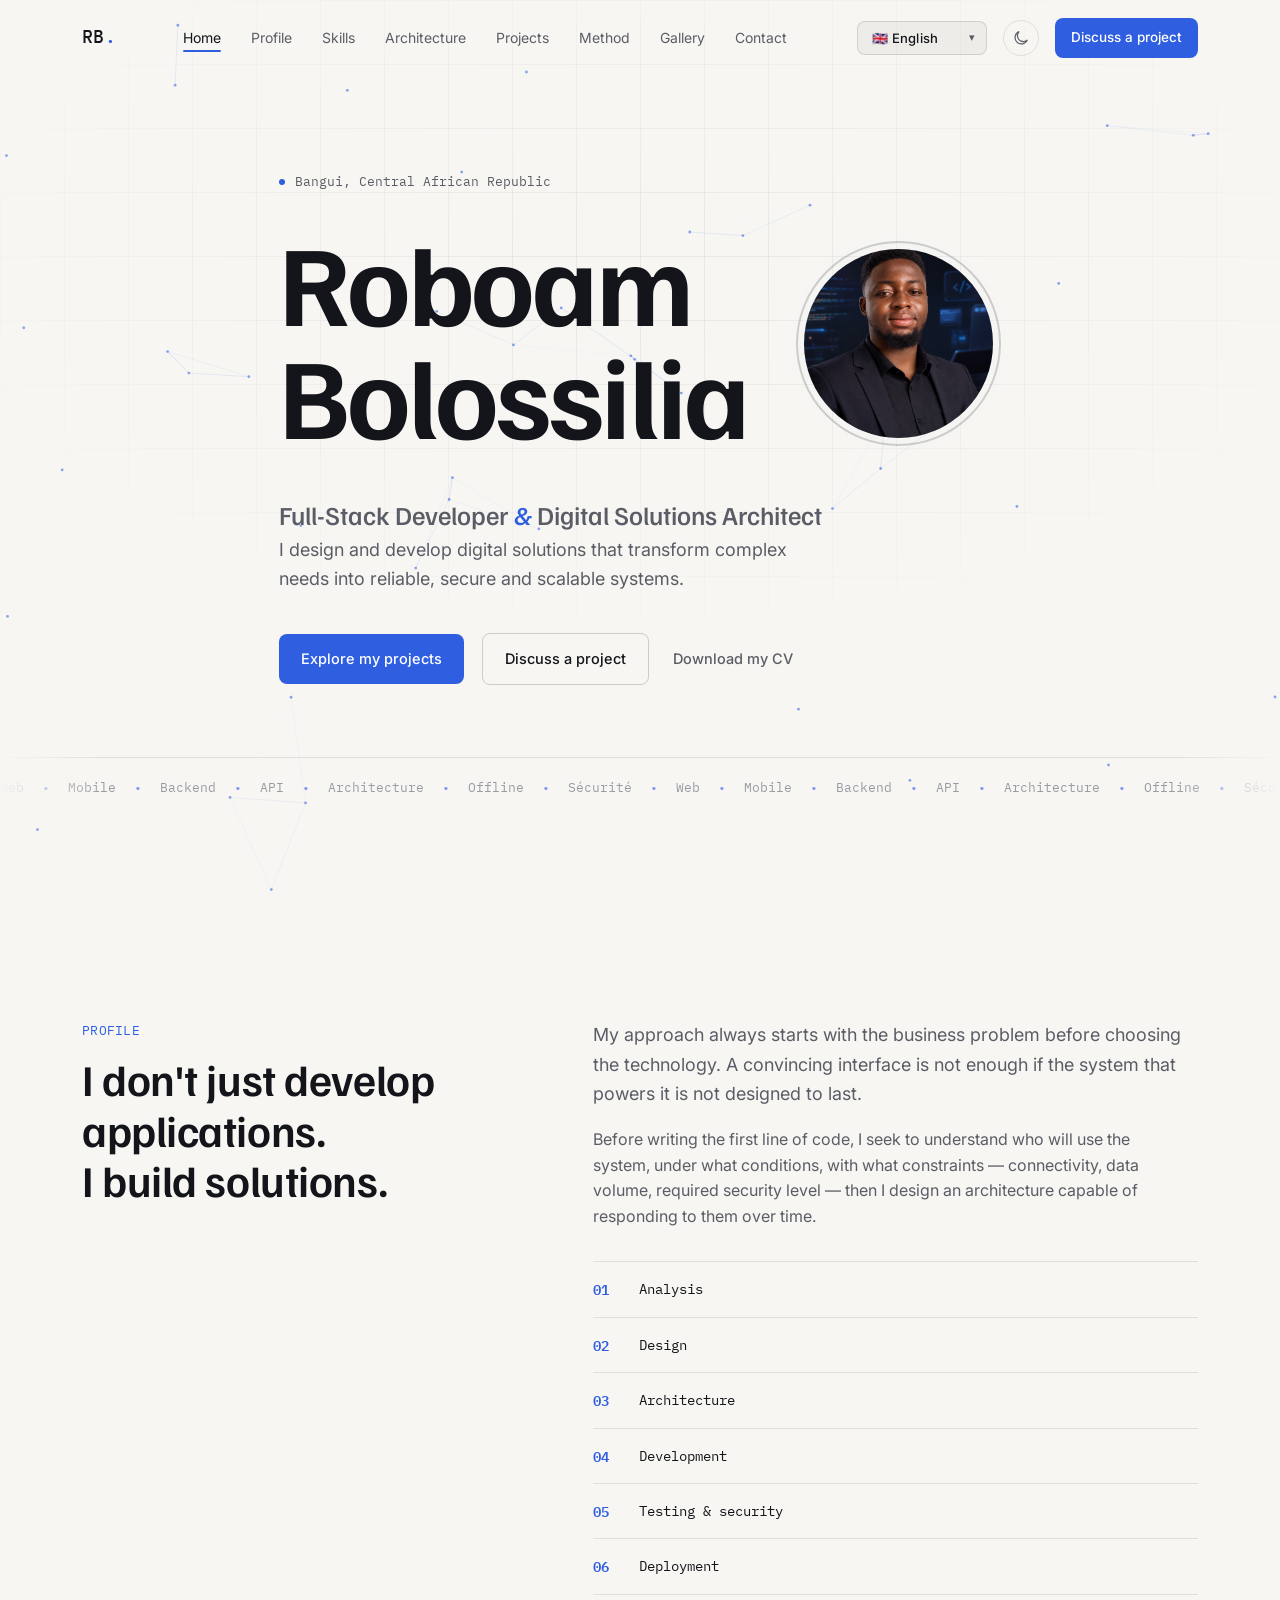
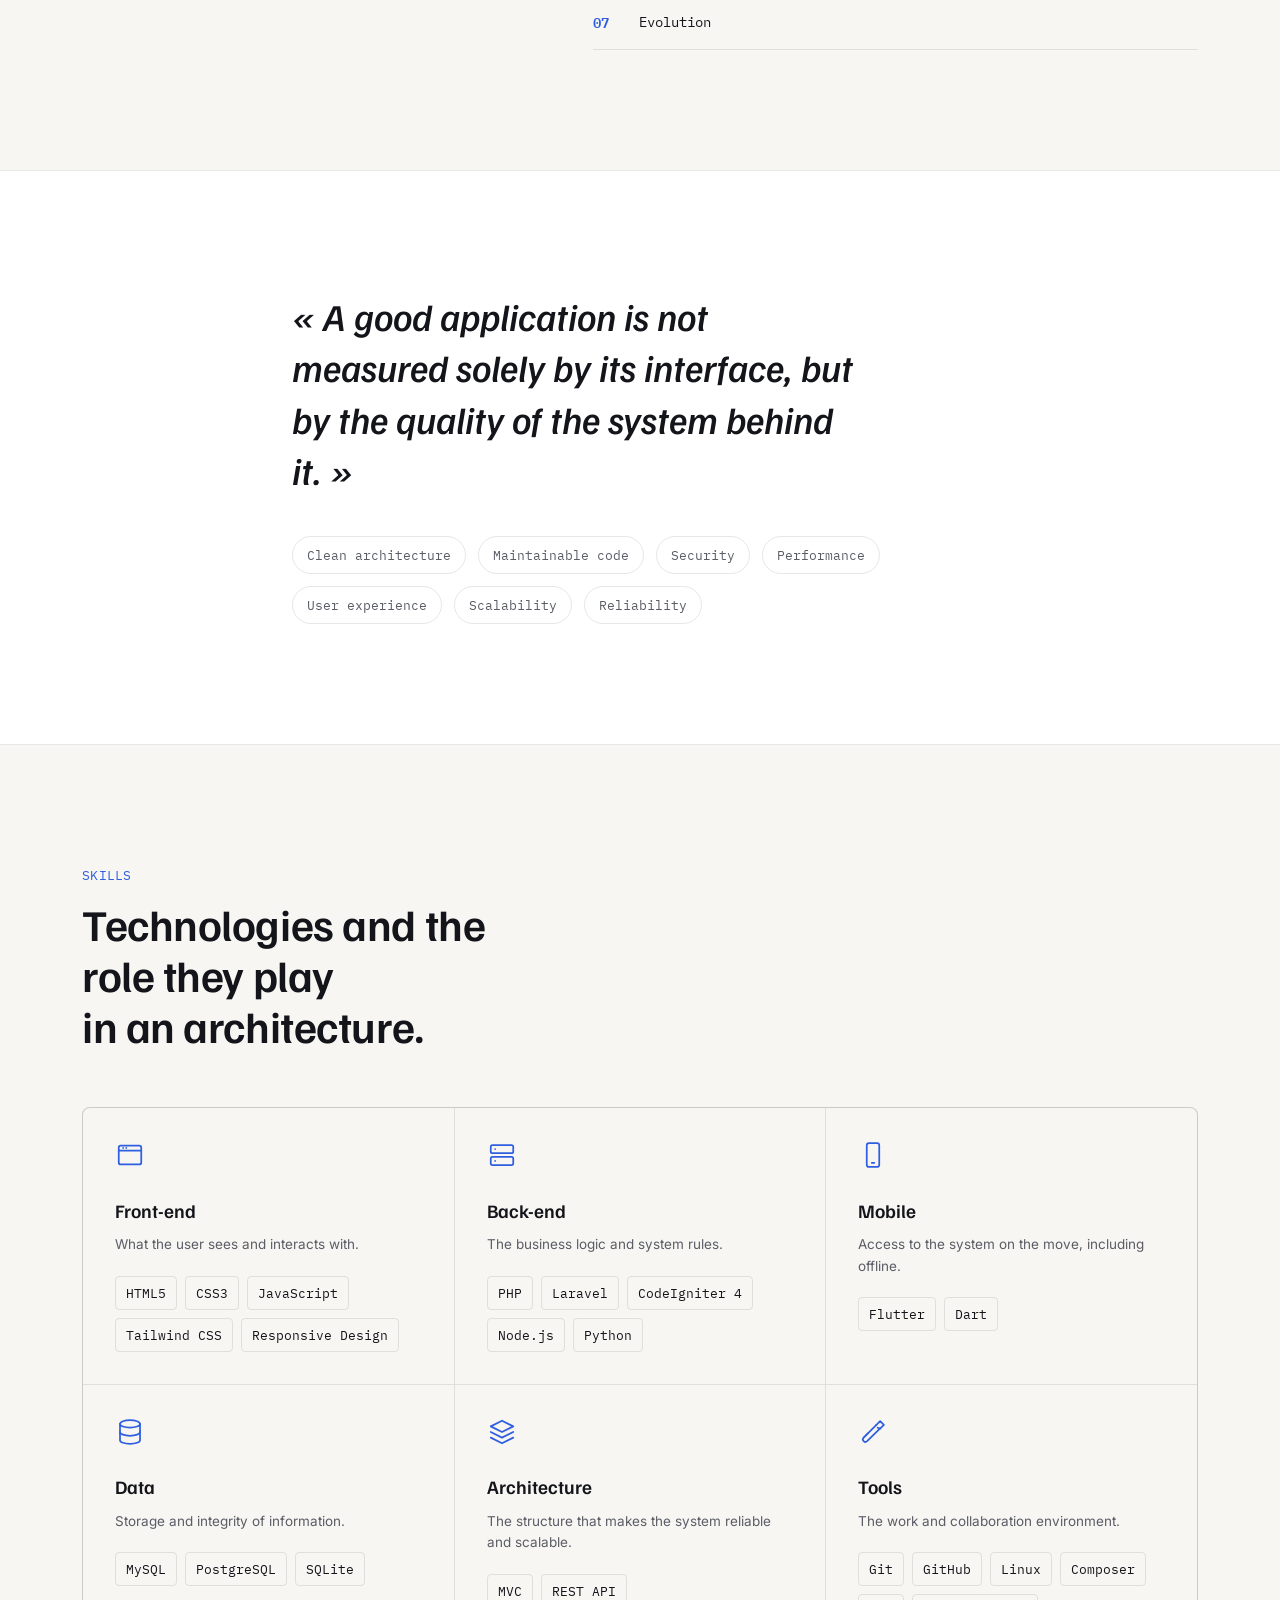
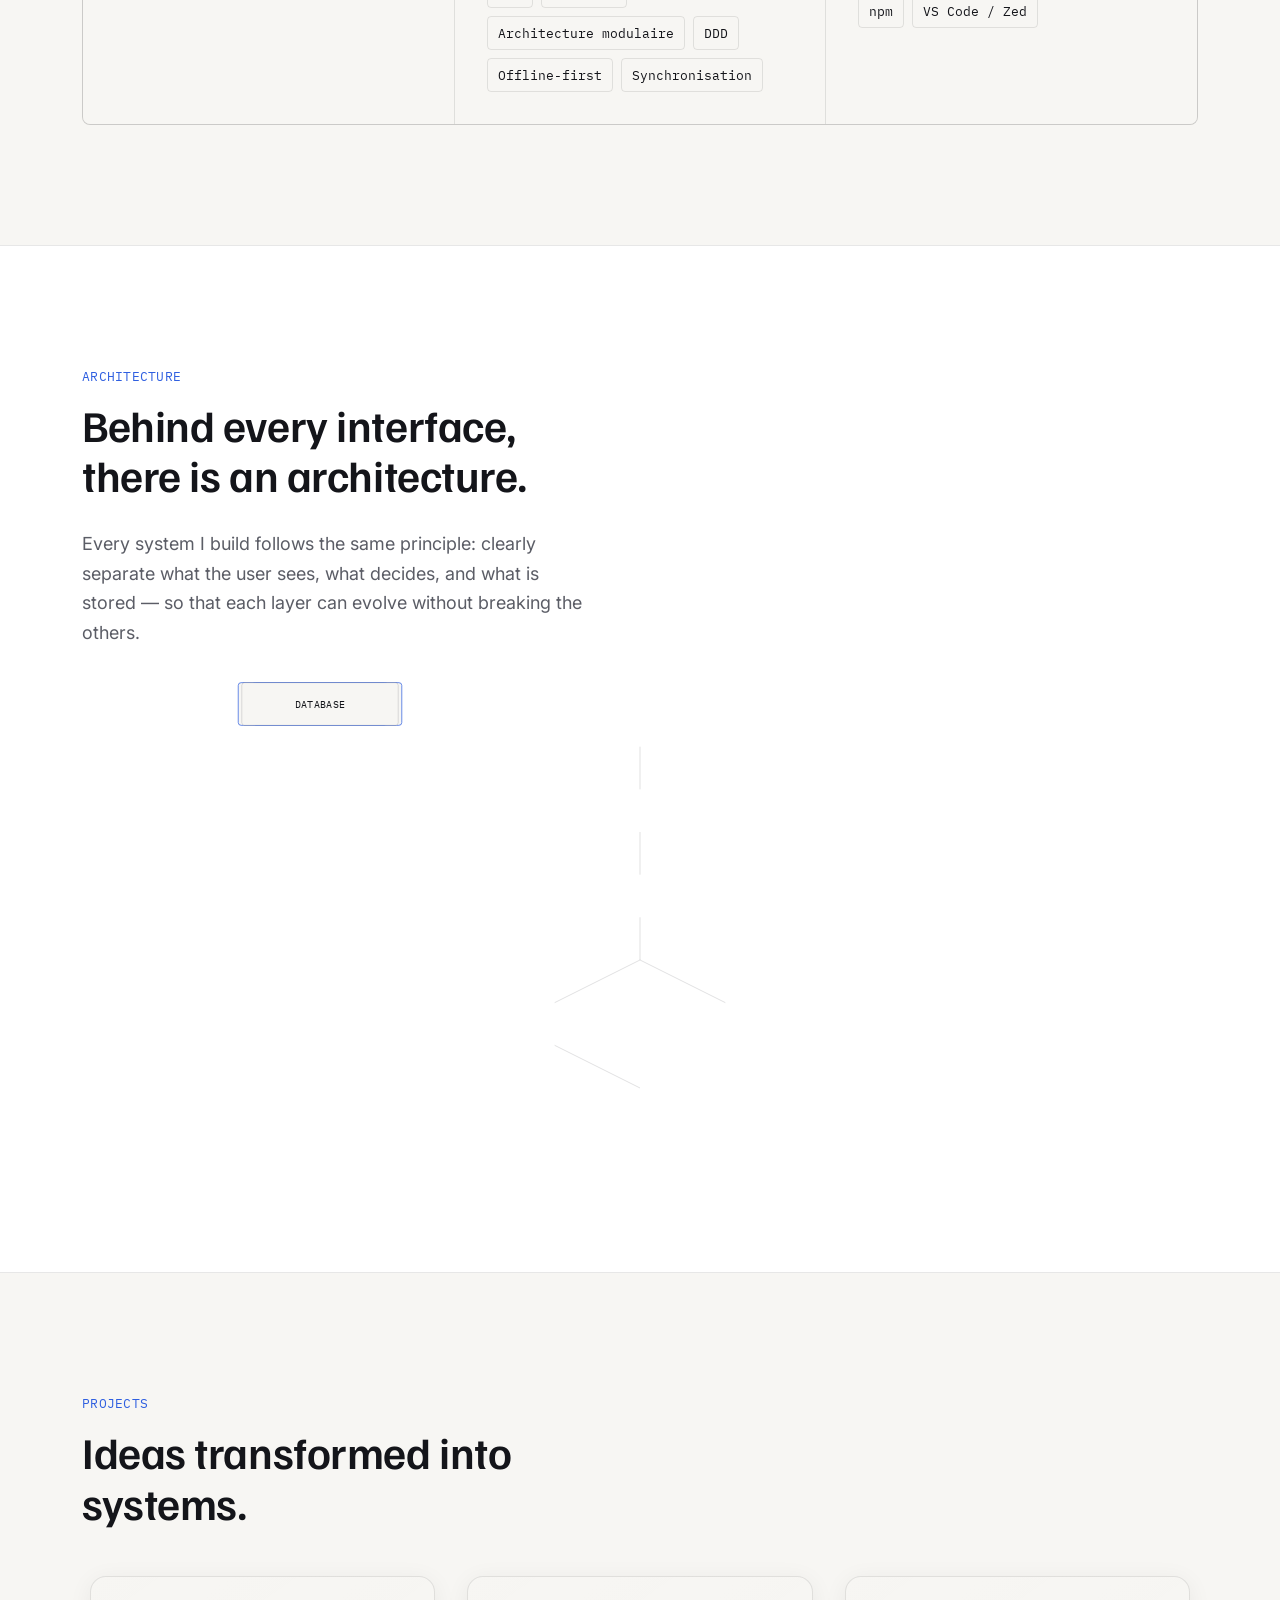
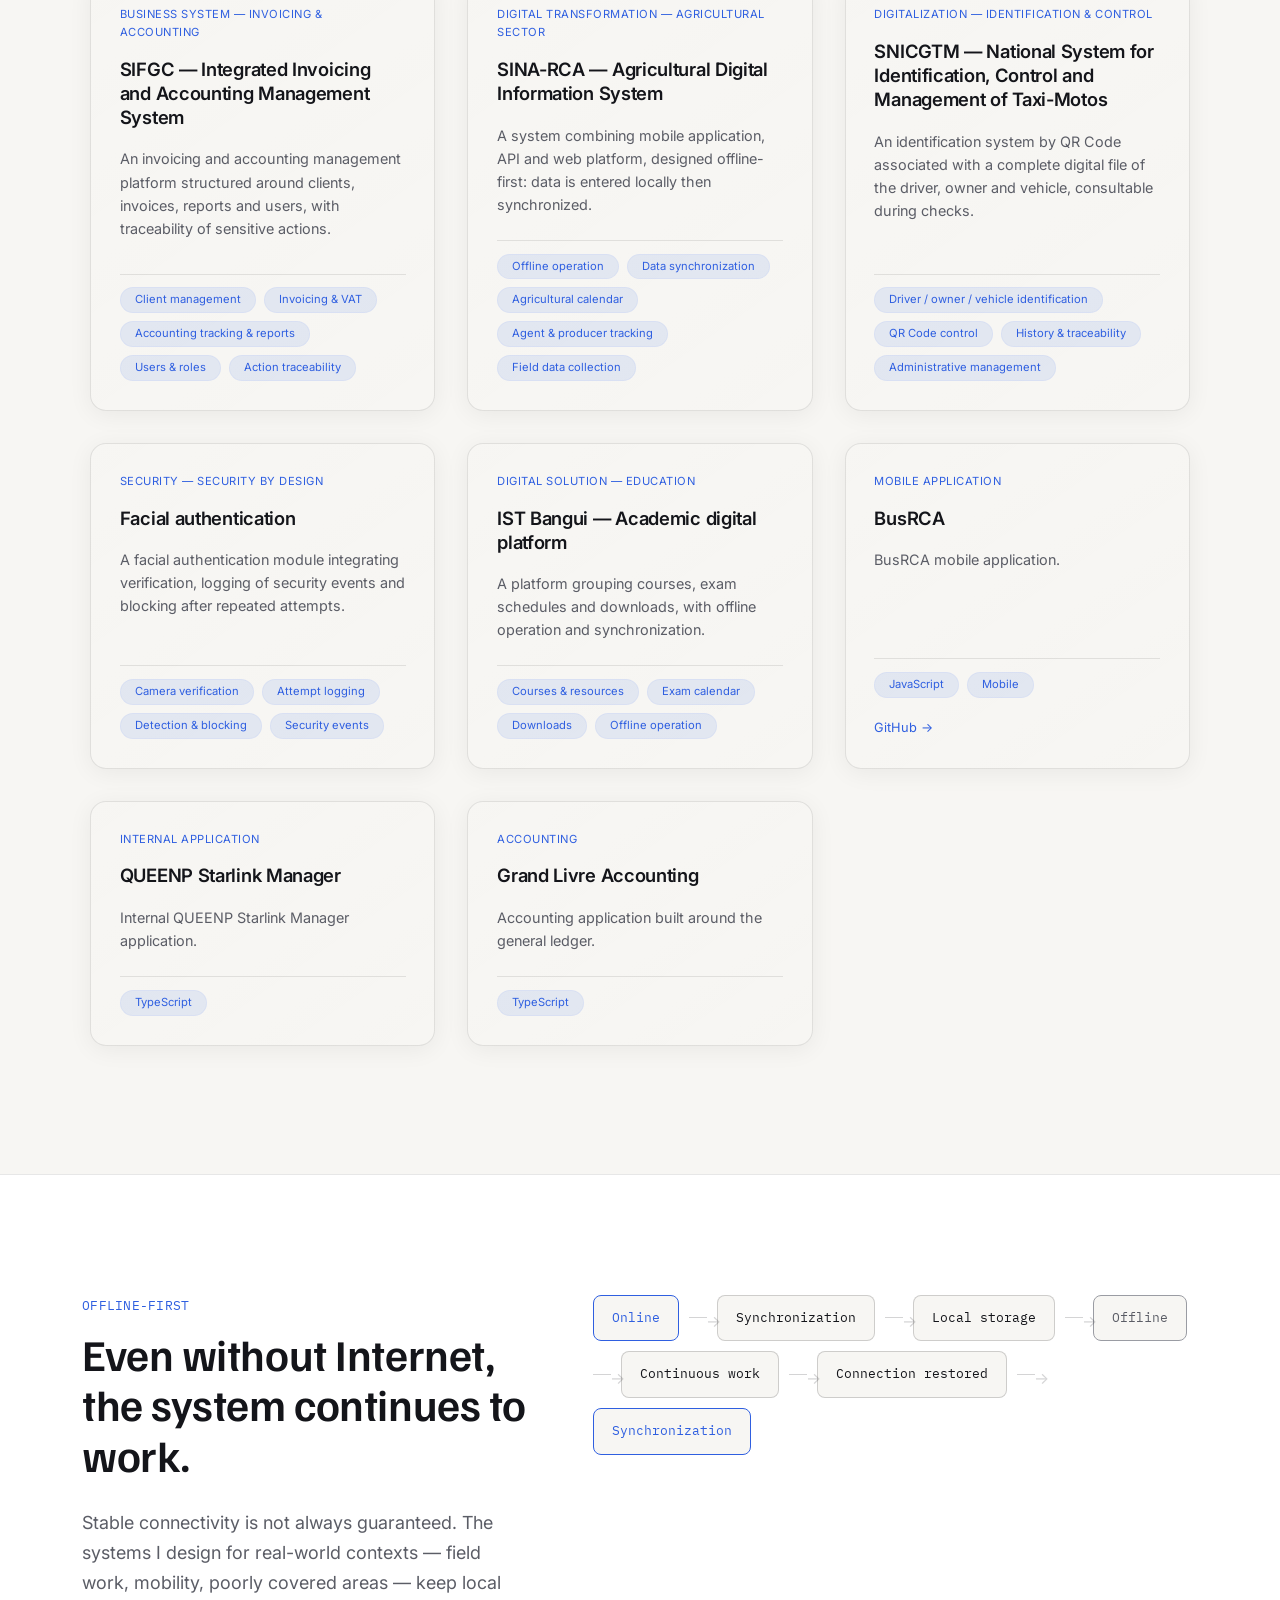
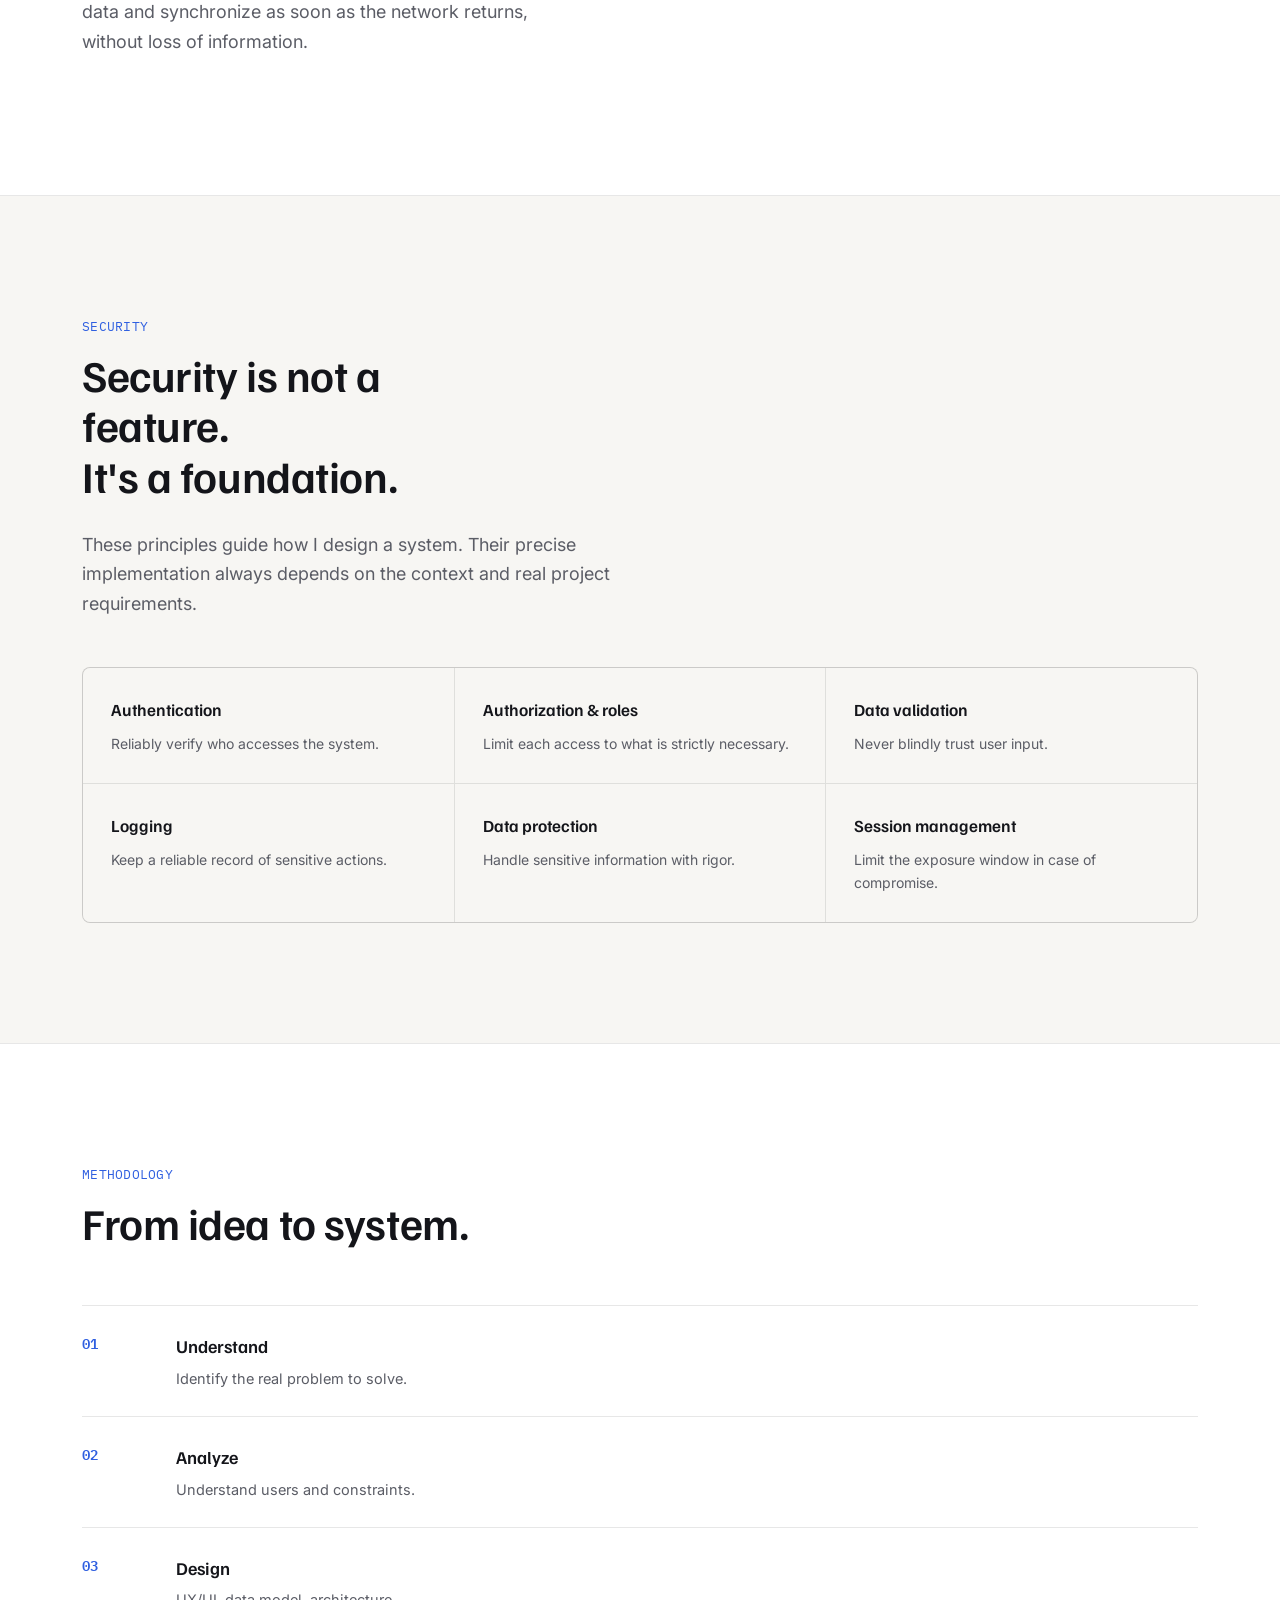
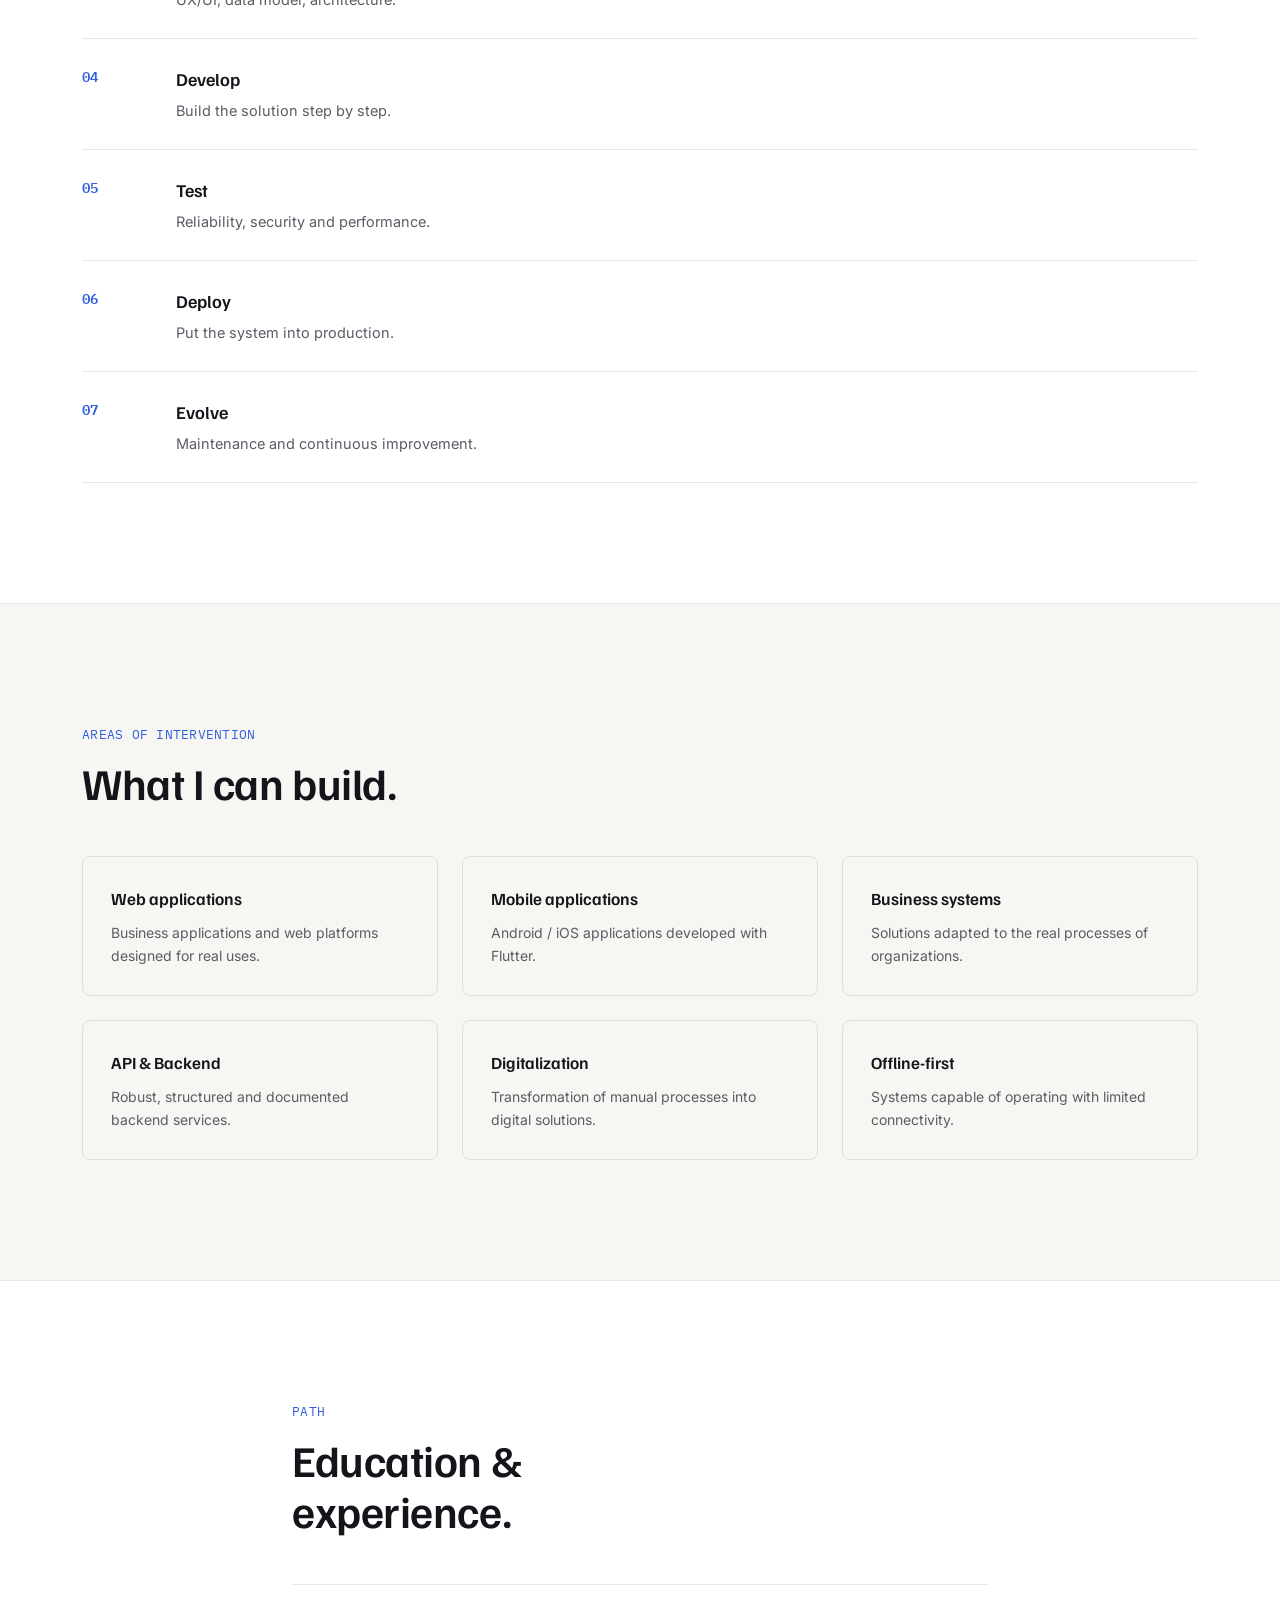
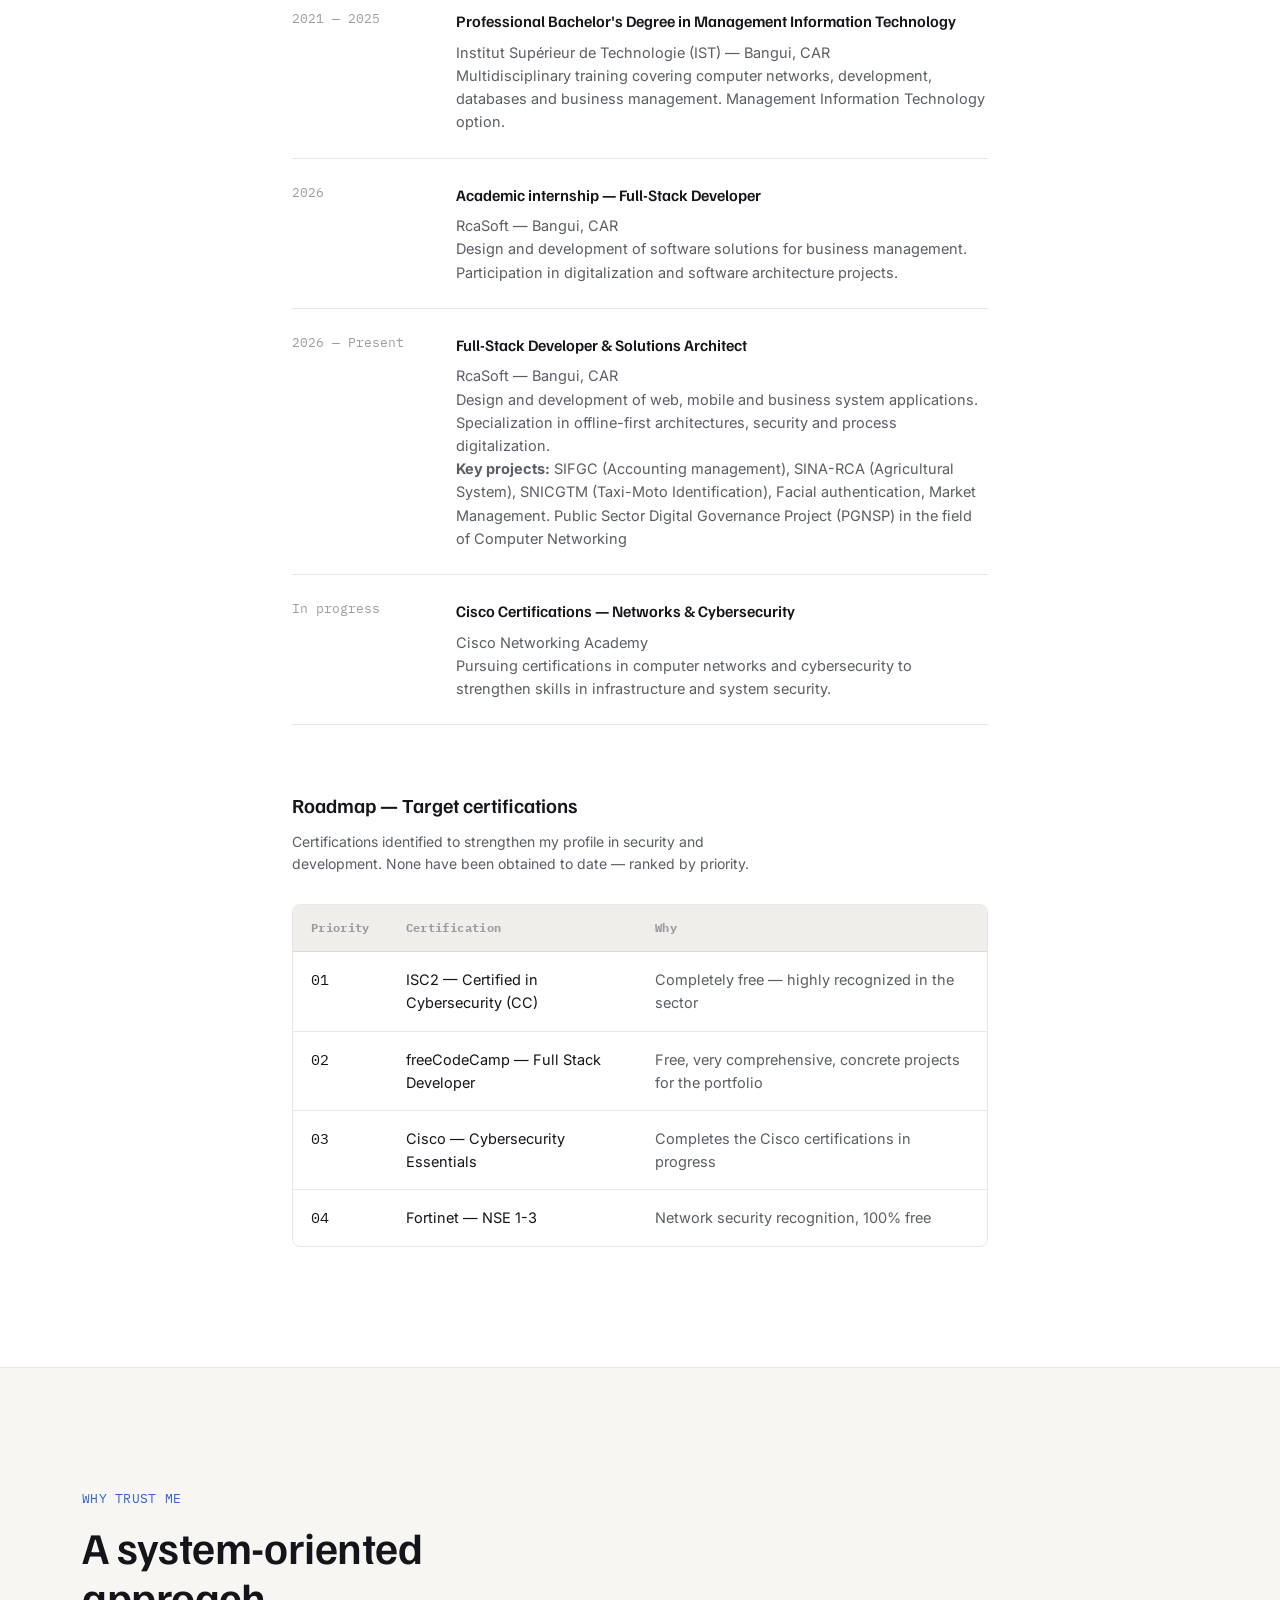
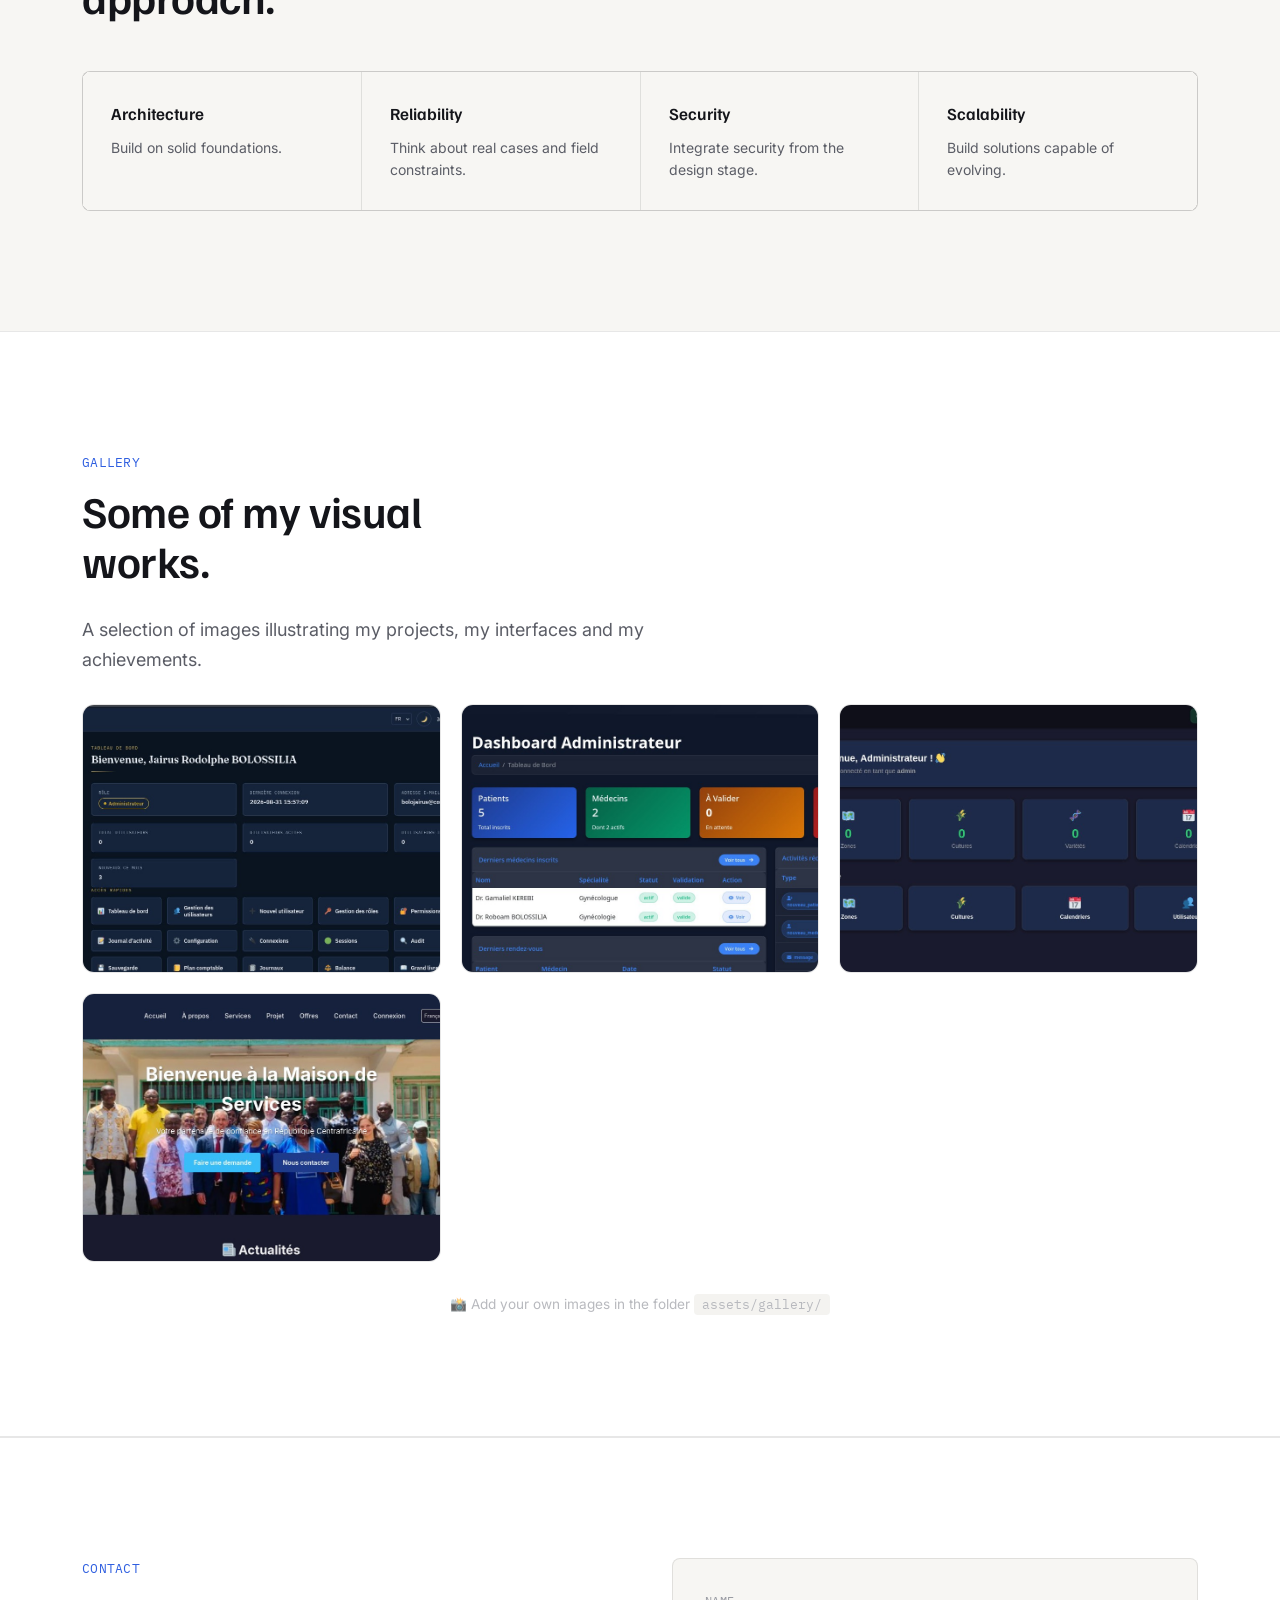
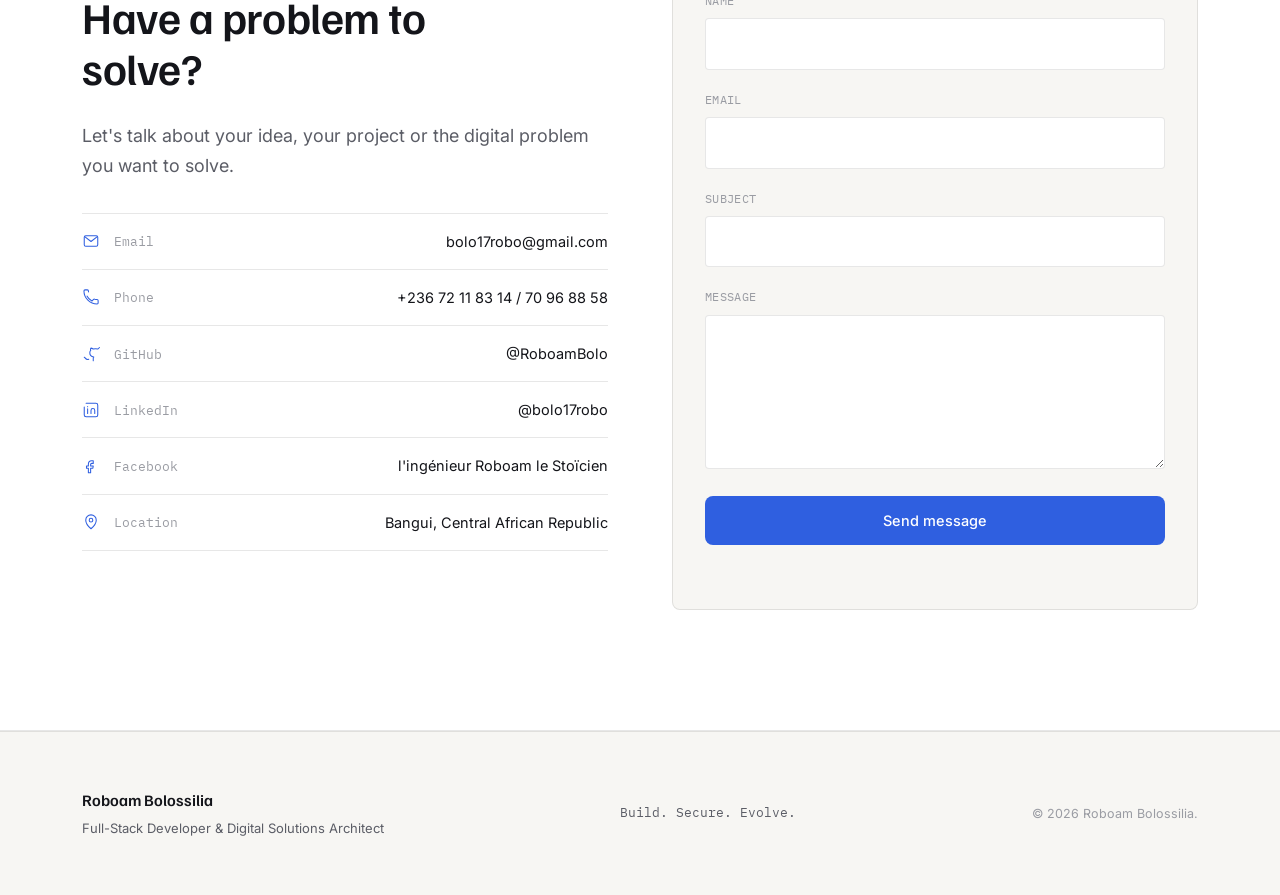
<file: index.html>
<!DOCTYPE html>
<html lang="fr" dir="ltr">
<head>
    <meta charset="UTF-8">
    <meta name="viewport" content="width=device-width, initial-scale=1.0">
    <title>Roboam Bolossilia — Full-Stack Developer &amp; Digital Solutions Architect</title>
    <meta name="description" content="Roboam Bolossilia conçoit et développe des solutions numériques — applications web, mobiles et systèmes métiers — pensées pour résoudre des problèmes réels, à Bangui, République centrafricaine.">
    <meta name="theme-color" content="#0a0b0d">

    <meta property="og:type" content="website">
    <meta property="og:title" content="Roboam Bolossilia — Full-Stack Developer & Digital Solutions Architect">
    <meta property="og:description" content="Je transforme des problèmes réels en solutions numériques fiables, structurées et évolutives.">
    <meta property="og:locale" content="fr_FR">
    <meta name="twitter:card" content="summary_large_image">
    <meta name="twitter:title" content="Roboam Bolossilia — Full-Stack Developer & Digital Solutions Architect">
    <meta name="twitter:description" content="Je transforme des problèmes réels en solutions numériques fiables, structurées et évolutives.">

    <script type="application/ld+json">
    {
        "@context": "https://schema.org",
        "@type": "Person",
        "name": "Roboam Bolossilia",
        "jobTitle": "Full-Stack Developer & Digital Solutions Architect",
        "address": {
            "@type": "PostalAddress",
            "addressLocality": "Bangui",
            "addressCountry": "CF"
        }
    }
    </script>

    <link rel="icon" href="assets/icons/favicon.svg" type="image/svg+xml">
    <link rel="preconnect" href="https://fonts.googleapis.com">
    <link rel="preconnect" href="https://fonts.gstatic.com" crossorigin>
    <link href="https://fonts.googleapis.com/css2?family=Familjen+Grotesk:ital,wght@0,500;0,600;0,700;1,500&family=Inter:wght@400;500;600&family=IBM+Plex+Mono:wght@400;500&display=swap" rel="stylesheet">
    <link rel="stylesheet" href="https://cdnjs.cloudflare.com/ajax/libs/font-awesome/6.5.0/css/all.min.css">
    <link rel="stylesheet" href="css/style.css">
</head>
<body>

<a class="skip-link" href="#main">Aller au contenu</a>

<!-- ============ NAVIGATION ============ -->
<header class="site-header" id="site-header">
    <nav class="nav" aria-label="Navigation principale">
        <a href="#hero" class="nav__brand">RB<span class="nav__brand-dot">.</span></a>

        <button class="nav__toggle" id="navToggle" aria-expanded="false" aria-controls="navMenu" aria-label="Ouvrir le menu">
            <span></span><span></span><span></span>
        </button>

        <div class="nav__menu" id="navMenu">
            <ul class="nav__links">
                <li><a href="#hero" data-i18n="nav.home">Accueil</a></li>
                <li><a href="#about" data-i18n="nav.about">Profil</a></li>
                <li><a href="#skills" data-i18n="nav.skills">Compétences</a></li>
                <li><a href="#architecture" data-i18n="nav.architecture">Architecture</a></li>
                <li><a href="#projects" data-i18n="nav.projects">Projets</a></li>
                <li><a href="#methodology" data-i18n="nav.methodology">Méthode</a></li>
                <li><a href="#gallery" data-i18n="nav.gallery">Galerie</a></li>
                <li><a href="#contact" data-i18n="nav.contact">Contact</a></li>
                <!-- Lien Admin - visible uniquement après connexion -->
                <li>
                    <a href="admin/dashboard.html" id="admin-link" class="admin-nav-link" style="display:none;">
                        <i class="fas fa-user-cog"></i> <span data-i18n="nav.admin">Admin</span>
                    </a>
                </li>
            </ul>
            <div class="nav__actions">
                <div class="language-selector">
                    <select id="languageSelect" class="lang-select" aria-label="Choisir la langue">
                        <option value="fr">🇫🇷 Français</option>
                        <option value="en">🇬🇧 English</option>
                        <option value="ar">🇸🇦 العربية</option>
                        <option value="ru">🇷🇺 Русский</option>
                    </select>
                </div>
                <button class="theme-toggle" id="themeToggle" aria-label="Basculer entre mode sombre et mode clair">
                    <svg class="icon-sun" viewBox="0 0 24 24" fill="none" stroke="currentColor" stroke-width="1.6"><circle cx="12" cy="12" r="4.2"/><path d="M12 2.5v2.4M12 19.1v2.4M4.6 4.6l1.7 1.7M17.7 17.7l1.7 1.7M2.5 12h2.4M19.1 12h2.4M4.6 19.4l1.7-1.7M17.7 6.3l1.7-1.7"/></svg>
                    <svg class="icon-moon" viewBox="0 0 24 24" fill="none" stroke="currentColor" stroke-width="1.6"><path d="M20.5 14.5A8.5 8.5 0 1 1 9.5 3.5a7 7 0 0 0 11 11Z"/></svg>
                </button>
                <a href="#contact" class="btn btn--sm btn--primary" data-i18n="nav.cta">Discuter d'un projet</a>
            </div>
        </div>
    </nav>
</header>

<main id="main">

    <!-- ============ HERO ============ -->
    <section class="hero" id="hero">
        <div class="hero__grid" aria-hidden="true"></div>
        <canvas id="heroCanvas" class="hero__canvas" aria-hidden="true"></canvas>

        <div class="hero__content wrap">
            <p class="hero__location">
                <span class="dot-live" aria-hidden="true"></span>
                <span data-i18n="hero.location">Bangui, République centrafricaine</span>
            </p>

            <div class="hero__top">
                <h1 class="hero__name" data-i18n="hero.name">Roboam<br>Bolossilia</h1>

                <div class="hero__portrait" id="heroPortrait">
                    <img src="assets/images/portrait.jpg" alt="Portrait de Roboam Bolossilia"
                         id="heroPortraitImg"
                         onerror="this.style.display='none'; document.getElementById('heroPortraitFallback').style.display='flex';">
                    <div class="hero__portrait-fallback" id="heroPortraitFallback" aria-hidden="true">RB</div>
                </div>
            </div>

            <p class="hero__title" data-i18n="hero.title">
                Full-Stack Developer <span class="hero__title-amp">&amp;</span> Digital Solutions Architect
            </p>

            <p class="hero__pitch" data-i18n="hero.pitch">
                Je conçois et développe des solutions numériques qui transforment des besoins
                complexes en systèmes fiables, sécurisés et évolutifs.
            </p>

            <div class="hero__cta">
                <a href="#projects" class="btn btn--primary" data-i18n="hero.cta1">Explorer mes projets</a>
                <a href="#contact" class="btn btn--ghost" data-i18n="hero.cta2">Discuter d'un projet</a>
                <a href="assets/docs/cv-roboam-bolossilia.pdf" download class="btn btn--text" id="cvLink" data-i18n="hero.cv">Télécharger mon CV <span aria-hidden="true">↓</span></a>
            </div>
        </div>

        <div class="trust-strip" aria-label="Domaines de compétence">
            <div class="trust-strip__track">
                <span>Web</span><span class="sep">•</span>
                <span>Mobile</span><span class="sep">•</span>
                <span>Backend</span><span class="sep">•</span>
                <span>API</span><span class="sep">•</span>
                <span>Architecture</span><span class="sep">•</span>
                <span>Offline</span><span class="sep">•</span>
                <span>Sécurité</span><span class="sep">•</span>
                <span>Web</span><span class="sep">•</span>
                <span>Mobile</span><span class="sep">•</span>
                <span>Backend</span><span class="sep">•</span>
                <span>API</span><span class="sep">•</span>
                <span>Architecture</span><span class="sep">•</span>
                <span>Offline</span><span class="sep">•</span>
                <span>Sécurité</span><span class="sep">•</span>
            </div>
        </div>
    </section>

    <!-- ============ ABOUT ============ -->
    <section class="section" id="about">
        <div class="wrap">
            <div class="split">
                <div class="split__lead reveal">
                    <p class="eyebrow" data-i18n="about.eyebrow">Profil</p>
                    <h2 class="h2" data-i18n="about.heading">Je ne développe pas seulement des applications.<br>Je construis des solutions.</h2>
                </div>
                <div class="split__body reveal">
                    <p class="lead-text" data-i18n="about.lead">
                        Mon approche part toujours du problème métier avant de choisir la technologie.
                        Une interface convaincante ne suffit pas si le système qui la fait fonctionner
                        n'est pas pensé pour durer.
                    </p>
                    <p class="p-text" data-i18n="about.body">
                        Avant d'écrire la première ligne de code, je cherche à comprendre qui utilisera
                        le système, dans quelles conditions, avec quelles contraintes — connectivité,
                        volume de données, niveau de sécurité requis — puis je conçois une architecture
                        capable d'y répondre dans la durée.
                    </p>

                    <ol class="process-list">
                        <li><span class="process-list__num">01</span><span data-i18n="about.step1">Analyse</span></li>
                        <li><span class="process-list__num">02</span><span data-i18n="about.step2">Conception</span></li>
                        <li><span class="process-list__num">03</span><span data-i18n="about.step3">Architecture</span></li>
                        <li><span class="process-list__num">04</span><span data-i18n="about.step4">Développement</span></li>
                        <li><span class="process-list__num">05</span><span data-i18n="about.step5">Tests &amp; sécurité</span></li>
                        <li><span class="process-list__num">06</span><span data-i18n="about.step6">Déploiement</span></li>
                        <li><span class="process-list__num">07</span><span data-i18n="about.step7">Évolution</span></li>
                    </ol>
                </div>
            </div>
        </div>
    </section>

    <!-- ============ PHILOSOPHY ============ -->
    <section class="section section--dark" id="philosophy">
        <div class="wrap wrap--narrow">
            <blockquote class="quote reveal">
                <p data-i18n="philosophy.quote">« Une bonne application ne se mesure pas uniquement à son interface, mais à la qualité du système qui se trouve derrière. »</p>
            </blockquote>
            <div class="philosophy-tags reveal">
                <span data-i18n="philosophy.tag1">Architecture propre</span>
                <span data-i18n="philosophy.tag2">Code maintenable</span>
                <span data-i18n="philosophy.tag3">Sécurité</span>
                <span data-i18n="philosophy.tag4">Performance</span>
                <span data-i18n="philosophy.tag5">Expérience utilisateur</span>
                <span data-i18n="philosophy.tag6">Évolutivité</span>
                <span data-i18n="philosophy.tag7">Fiabilité</span>
            </div>
        </div>
    </section>

    <!-- ============ SKILLS ============ -->
    <section class="section" id="skills">
        <div class="wrap">
            <p class="eyebrow reveal" data-i18n="skills.eyebrow">Compétences</p>
            <h2 class="h2 reveal" data-i18n="skills.heading">Les technologies, et le rôle qu'elles jouent<br>dans une architecture.</h2>

            <div class="skills-grid">
                <div class="skill-card reveal">
                    <svg class="skill-card__icon" viewBox="0 0 24 24" fill="none" stroke="currentColor" stroke-width="1.4" stroke-linecap="round" stroke-linejoin="round" aria-hidden="true">
                        <rect x="3" y="4.5" width="18" height="15" rx="1.6"/>
                        <path d="M3 8.5h18"/>
                        <path d="M6.5 6.3h.01M9 6.3h.01"/>
                    </svg>
                    <h3 data-i18n="skills.front.title">Front-end</h3>
                    <p class="skill-card__role" data-i18n="skills.front.role">Ce que l'utilisateur voit et manipule.</p>
                    <ul>
                        <li>HTML5</li><li>CSS3</li><li>JavaScript</li><li>Tailwind CSS</li><li>Responsive Design</li>
                    </ul>
                </div>
                <div class="skill-card reveal">
                    <svg class="skill-card__icon" viewBox="0 0 24 24" fill="none" stroke="currentColor" stroke-width="1.4" stroke-linecap="round" stroke-linejoin="round" aria-hidden="true">
                        <rect x="3" y="4" width="18" height="6.5" rx="1.4"/>
                        <rect x="3" y="13.5" width="18" height="6.5" rx="1.4"/>
                        <path d="M6.5 7.25h.01M6.5 16.75h.01"/>
                    </svg>
                    <h3 data-i18n="skills.back.title">Back-end</h3>
                    <p class="skill-card__role" data-i18n="skills.back.role">La logique métier et les règles du système.</p>
                    <ul>
                        <li>PHP</li><li>Laravel</li><li>CodeIgniter 4</li><li>Node.js</li><li>Python</li>
                    </ul>
                </div>
                <div class="skill-card reveal">
                    <svg class="skill-card__icon" viewBox="0 0 24 24" fill="none" stroke="currentColor" stroke-width="1.4" stroke-linecap="round" stroke-linejoin="round" aria-hidden="true">
                        <rect x="7" y="2.5" width="10" height="19" rx="1.8"/>
                        <path d="M11 18.2h2"/>
                    </svg>
                    <h3 data-i18n="skills.mobile.title">Mobile</h3>
                    <p class="skill-card__role" data-i18n="skills.mobile.role">L'accès au système en mobilité, y compris hors ligne.</p>
                    <ul>
                        <li>Flutter</li><li>Dart</li>
                    </ul>
                </div>
                <div class="skill-card reveal">
                    <svg class="skill-card__icon" viewBox="0 0 24 24" fill="none" stroke="currentColor" stroke-width="1.4" stroke-linecap="round" stroke-linejoin="round" aria-hidden="true">
                        <ellipse cx="12" cy="5.5" rx="8" ry="3"/>
                        <path d="M4 5.5v6.5c0 1.66 3.58 3 8 3s8-1.34 8-3V5.5"/>
                        <path d="M4 12v6.5c0 1.66 3.58 3 8 3s8-1.34 8-3V12"/>
                    </svg>
                    <h3 data-i18n="skills.data.title">Données</h3>
                    <p class="skill-card__role" data-i18n="skills.data.role">Le stockage et l'intégrité de l'information.</p>
                    <ul>
                        <li>MySQL</li><li>PostgreSQL</li><li>SQLite</li>
                    </ul>
                </div>
                <div class="skill-card reveal">
                    <svg class="skill-card__icon" viewBox="0 0 24 24" fill="none" stroke="currentColor" stroke-width="1.4" stroke-linecap="round" stroke-linejoin="round" aria-hidden="true">
                        <path d="M12 3 3 7.5 12 12l9-4.5L12 3Z"/>
                        <path d="M3 12 12 16.5 21 12"/>
                        <path d="M3 16.5 12 21l9-4.5"/>
                    </svg>
                    <h3 data-i18n="skills.arch.title">Architecture</h3>
                    <p class="skill-card__role" data-i18n="skills.arch.role">La structure qui rend le système fiable et évolutif.</p>
                    <ul>
                        <li>MVC</li><li>REST API</li><li>Architecture modulaire</li><li>DDD</li><li>Offline-first</li><li>Synchronisation</li>
                    </ul>
                </div>
                <div class="skill-card reveal">
                    <svg class="skill-card__icon" viewBox="0 0 24 24" fill="none" stroke="currentColor" stroke-width="1.4" stroke-linecap="round" stroke-linejoin="round" aria-hidden="true">
                        <path d="M14.7 6.3 17.7 3.3l3 3-3 3-2-.7"/>
                        <path d="M14.7 6.3 4.5 16.5a2 2 0 0 0 0 2.8v0a2 2 0 0 0 2.8 0L17.7 9.1"/>
                        <path d="m8 13-3 3"/>
                    </svg>
                    <h3 data-i18n="skills.tools.title">Outils</h3>
                    <p class="skill-card__role" data-i18n="skills.tools.role">L'environnement de travail et de collaboration.</p>
                    <ul>
                        <li>Git</li><li>GitHub</li><li>Linux</li><li>Composer</li><li>npm</li><li>VS Code / Zed</li>
                    </ul>
                </div>
            </div>
        </div>
    </section>

    <!-- ============ ARCHITECTURE ============ -->
    <section class="section section--dark" id="architecture">
        <div class="wrap">
            <p class="eyebrow reveal" data-i18n="architecture.eyebrow">Architecture</p>
            <h2 class="h2 reveal" data-i18n="architecture.heading">Derrière chaque interface,<br>il y a une architecture.</h2>
            <p class="lead-text reveal" style="max-width:46ch" data-i18n="architecture.lead">
                Chaque système que je construis suit un même principe : séparer clairement ce que
                l'utilisateur voit, ce qui décide, et ce qui est conservé — pour que chaque couche
                puisse évoluer sans casser les autres.
            </p>

            <div class="arch-diagram reveal" id="archDiagram">
                <svg viewBox="0 0 900 620" preserveAspectRatio="xMidYMid meet" role="img" aria-label="Schéma d'architecture logicielle : Utilisateur, Front-end, API REST, Back-end, Logique métier et Sécurité, Base de données">
                    <g class="arch-lines">
                        <path class="arch-line" data-step="1" d="M450,60 L450,120"/>
                        <path class="arch-line" data-step="2" d="M450,180 L450,240"/>
                        <path class="arch-line" data-step="3" d="M450,300 L450,360"/>
                        <path class="arch-line" data-step="4" d="M450,360 L330,420"/>
                        <path class="arch-line" data-step="4" d="M450,360 L570,420"/>
                        <path class="arch-line" data-step="5" d="M330,480 L450,540"/>
                    </g>
                    <g class="arch-node" data-step="0" transform="translate(450,40)">
                        <text text-anchor="middle" class="arch-node__label" y="6" data-i18n="architecture.node.user">UTILISATEUR</text>
                    </g>
                    <g class="arch-node arch-node--box" data-step="1" transform="translate(450,150)">
                        <rect x="-110" y="-30" width="220" height="60" rx="4"/>
                        <text text-anchor="middle" y="6" class="arch-node__title" data-i18n="architecture.node.front">FRONT-END</text>
                    </g>
                    <g class="arch-node arch-node--box" data-step="2" transform="translate(450,270)">
                        <rect x="-110" y="-30" width="220" height="60" rx="4"/>
                        <text text-anchor="middle" y="6" class="arch-node__title" data-i18n="architecture.node.api">REST API</text>
                    </g>
                    <g class="arch-node arch-node--box" data-step="3" transform="translate(450,390)">
                        <rect x="-110" y="-30" width="220" height="60" rx="4"/>
                        <text text-anchor="middle" y="6" class="arch-node__title" data-i18n="architecture.node.back">BACK-END</text>
                    </g>
                    <g class="arch-node arch-node--box arch-node--accent" data-step="4" transform="translate(330,450)">
                        <rect x="-115" y="-30" width="230" height="60" rx="4"/>
                        <text text-anchor="middle" y="6" class="arch-node__title" data-i18n="architecture.node.business">BUSINESS LOGIC</text>
                    </g>
                    <g class="arch-node arch-node--box arch-node--accent" data-step="4" transform="translate(570,450)">
                        <rect x="-95" y="-30" width="190" height="60" rx="4"/>
                        <text text-anchor="middle" y="6" class="arch-node__title" data-i18n="architecture.node.security">SECURITY</text>
                    </g>
                    <g class="arch-node arch-node--box" data-step="5" transform="translate(450,570)">
                        <rect x="-110" y="-30" width="220" height="60" rx="4"/>
                        <text text-anchor="middle" y="6" class="arch-node__title" data-i18n="architecture.node.db">DATABASE</text>
                    </g>
                </svg>
            </div>
        </div>
    </section>

    <!-- ============ PROJECTS ============ -->
    <section class="section" id="projects">
        <div class="wrap">
            <p class="eyebrow reveal" data-i18n="projects.eyebrow">Projets</p>
            <h2 class="h2 reveal" data-i18n="projects.heading">Des idées transformées en systèmes.</h2>

            <div id="projects-grid">
                <!-- Projects generated by JavaScript -->
            </div>
        </div>
    </section>

    <!-- ============ OFFLINE-FIRST ============ -->
    <section class="section section--dark" id="offline">
        <div class="wrap split">
            <div class="split__lead reveal">
                <p class="eyebrow" data-i18n="offline.eyebrow">Offline-first</p>
                <h2 class="h2" data-i18n="offline.heading">Même sans Internet,<br>le système continue de fonctionner.</h2>
                <p class="lead-text" data-i18n="offline.lead">
                    Une connectivité stable n'est pas toujours garantie. Les systèmes que je conçois
                    pour des contextes réels — terrain, mobilité, zones peu couvertes — gardent des
                    données locales et se synchronisent dès que le réseau revient, sans perte
                    d'information.
                </p>
            </div>
            <div class="reveal">
                <div class="offline-flow">
                    <div class="offline-flow__node offline-flow__node--online" data-i18n="offline.online">En ligne</div>
                    <div class="offline-flow__arrow"></div>
                    <div class="offline-flow__node" data-i18n="offline.sync">Synchronisation</div>
                    <div class="offline-flow__arrow"></div>
                    <div class="offline-flow__node" data-i18n="offline.local">Base locale</div>
                    <div class="offline-flow__arrow"></div>
                    <div class="offline-flow__node offline-flow__node--offline" data-i18n="offline.offline">Hors ligne</div>
                    <div class="offline-flow__arrow"></div>
                    <div class="offline-flow__node" data-i18n="offline.work">Travail continu</div>
                    <div class="offline-flow__arrow"></div>
                    <div class="offline-flow__node" data-i18n="offline.reconnect">Connexion retrouvée</div>
                    <div class="offline-flow__arrow"></div>
                    <div class="offline-flow__node offline-flow__node--online" data-i18n="offline.resync">Synchronisation</div>
                </div>
            </div>
        </div>
    </section>

    <!-- ============ SECURITY ============ -->
    <section class="section" id="security">
        <div class="wrap">
            <p class="eyebrow reveal" data-i18n="security.eyebrow">Sécurité</p>
            <h2 class="h2 reveal" data-i18n="security.heading">La sécurité n'est pas une fonctionnalité.<br>C'est une fondation.</h2>
            <p class="lead-text reveal" style="max-width:52ch" data-i18n="security.lead">
                Ces principes guident la façon dont je conçois un système. Leur mise en œuvre
                précise dépend toujours du contexte et des exigences réelles du projet.
            </p>
            <div class="pillars-grid">
                <div class="pillar-card reveal"><h3 data-i18n="security.pillar1.title">Authentification</h3><p data-i18n="security.pillar1.desc">Vérifier de façon fiable qui accède au système.</p></div>
                <div class="pillar-card reveal"><h3 data-i18n="security.pillar2.title">Autorisations &amp; rôles</h3><p data-i18n="security.pillar2.desc">Limiter chaque accès à ce qui est réellement nécessaire.</p></div>
                <div class="pillar-card reveal"><h3 data-i18n="security.pillar3.title">Validation des données</h3><p data-i18n="security.pillar3.desc">Ne jamais faire confiance aveuglément à une entrée utilisateur.</p></div>
                <div class="pillar-card reveal"><h3 data-i18n="security.pillar4.title">Journalisation</h3><p data-i18n="security.pillar4.desc">Garder une trace fiable des actions sensibles.</p></div>
                <div class="pillar-card reveal"><h3 data-i18n="security.pillar5.title">Protection des données</h3><p data-i18n="security.pillar5.desc">Traiter les informations sensibles avec rigueur.</p></div>
                <div class="pillar-card reveal"><h3 data-i18n="security.pillar6.title">Gestion des sessions</h3><p data-i18n="security.pillar6.desc">Limiter la fenêtre d'exposition en cas de compromission.</p></div>
            </div>
        </div>
    </section>

    <!-- ============ METHODOLOGY ============ -->
    <section class="section section--dark" id="methodology">
        <div class="wrap">
            <p class="eyebrow reveal" data-i18n="methodology.eyebrow">Méthodologie</p>
            <h2 class="h2 reveal" data-i18n="methodology.heading">De l'idée au système.</h2>

            <ol class="timeline">
                <li class="timeline__item reveal"><span class="timeline__num">01</span><div><h3 data-i18n="methodology.step1.title">Comprendre</h3><p data-i18n="methodology.step1.desc">Identifier le problème réel à résoudre.</p></div></li>
                <li class="timeline__item reveal"><span class="timeline__num">02</span><div><h3 data-i18n="methodology.step2.title">Analyser</h3><p data-i18n="methodology.step2.desc">Comprendre les utilisateurs et les contraintes.</p></div></li>
                <li class="timeline__item reveal"><span class="timeline__num">03</span><div><h3 data-i18n="methodology.step3.title">Concevoir</h3><p data-i18n="methodology.step3.desc">UX/UI, modèle de données, architecture.</p></div></li>
                <li class="timeline__item reveal"><span class="timeline__num">04</span><div><h3 data-i18n="methodology.step4.title">Développer</h3><p data-i18n="methodology.step4.desc">Construire la solution étape par étape.</p></div></li>
                <li class="timeline__item reveal"><span class="timeline__num">05</span><div><h3 data-i18n="methodology.step5.title">Tester</h3><p data-i18n="methodology.step5.desc">Fiabilité, sécurité et performance.</p></div></li>
                <li class="timeline__item reveal"><span class="timeline__num">06</span><div><h3 data-i18n="methodology.step6.title">Déployer</h3><p data-i18n="methodology.step6.desc">Mettre le système en production.</p></div></li>
                <li class="timeline__item reveal"><span class="timeline__num">07</span><div><h3 data-i18n="methodology.step7.title">Faire évoluer</h3><p data-i18n="methodology.step7.desc">Maintenance et amélioration continue.</p></div></li>
            </ol>
        </div>
    </section>

    <!-- ============ CAPABILITIES ============ -->
    <section class="section" id="capabilities">
        <div class="wrap">
            <p class="eyebrow reveal" data-i18n="capabilities.eyebrow">Domaines d'intervention</p>
            <h2 class="h2 reveal" data-i18n="capabilities.heading">Ce que je peux construire.</h2>
            <div class="capability-grid">
                <div class="capability-card reveal"><h3 data-i18n="capabilities.web.title">Applications web</h3><p data-i18n="capabilities.web.desc">Applications métiers et plateformes web pensées pour des usages réels.</p></div>
                <div class="capability-card reveal"><h3 data-i18n="capabilities.mobile.title">Applications mobiles</h3><p data-i18n="capabilities.mobile.desc">Applications Android / iOS développées avec Flutter.</p></div>
                <div class="capability-card reveal"><h3 data-i18n="capabilities.business.title">Systèmes métiers</h3><p data-i18n="capabilities.business.desc">Solutions adaptées aux processus réels des organisations.</p></div>
                <div class="capability-card reveal"><h3 data-i18n="capabilities.api.title">API &amp; Backend</h3><p data-i18n="capabilities.api.desc">Services backend robustes, structurés et documentés.</p></div>
                <div class="capability-card reveal"><h3 data-i18n="capabilities.digital.title">Digitalisation</h3><p data-i18n="capabilities.digital.desc">Transformation de processus manuels en solutions numériques.</p></div>
                <div class="capability-card reveal"><h3 data-i18n="capabilities.offline.title">Offline-first</h3><p data-i18n="capabilities.offline.desc">Systèmes capables de fonctionner avec une connectivité limitée.</p></div>
            </div>
        </div>
    </section>

    <!-- ============ PARCOURS ============ -->
    <section class="section section--dark" id="parcours">
        <div class="wrap wrap--narrow">
            <p class="eyebrow reveal" data-i18n="parcours.eyebrow">Parcours</p>
            <h2 class="h2 reveal" data-i18n="parcours.heading">Formation &amp; expérience.</h2>
            <ul class="path-list">
                <li class="reveal">
                    <span class="path-list__date" data-i18n="parcours.education.date">2021 — 2025</span>
                    <div>
                        <h3 data-i18n="parcours.education.title">Licence Professionnelle en Informatique de Gestion</h3>
                        <p data-i18n="parcours.education.school">Institut Supérieur de Technologie (IST) — Bangui, RCA</p>
                        <p data-i18n="parcours.education.desc">Formation pluridisciplinaire couvrant les réseaux informatiques, le développement, la bases de données et la gestion d'entreprise. Option Informatique de Gestion.</p>
                    </div>
                </li>
                <li class="reveal">
                    <span class="path-list__date" data-i18n="parcours.internship.date">2026</span>
                    <div>
                        <h3 data-i18n="parcours.internship.title">Stage académique — Développeur Full-Stack</h3>
                        <p data-i18n="parcours.internship.company">RcaSoft — Bangui, RCA</p>
                        <p data-i18n="parcours.internship.desc">Conception et développement de solutions logicielles pour la gestion d'entreprise. Participation à des projets de digitalisation et d'architecture logicielle. <br> Thème: Conception et Réalisation d'une application Web de gestion de Rendez-vous Médicaux</p>
                    </div>
                </li>
                <li class="reveal">
                    <span class="path-list__date" data-i18n="parcours.current.date">2026 — Présent</span>
                    <div>
                        <h3 data-i18n="parcours.current.title">Développeur Full-Stack &amp; Architecte Solutions</h3>
                        <p data-i18n="parcours.current.company">RcaSoft — Bangui, RCA</p>
                        <p data-i18n="parcours.current.desc">Conception et développement d'applications web, mobiles et de systèmes métiers. Spécialisation dans les architectures offline-first, la sécurité et la digitalisation des processus.</p>
                        <p><strong data-i18n="parcours.current.projects_label">Projets clés :</strong> <span data-i18n="parcours.current.projects">SIFGC (Gestion comptable), SINA-RCA (Système Agricole), SNICGTM (Identification Taxi-Motos), Authentification faciale, Gestion de Marché. Projet de Gouvernance Numérique du Secteur Public (PGNSP) dans le domaine du Réseau Informatique</span></p>
                    </div>
                </li>
                <li class="reveal">
                    <span class="path-list__date" data-i18n="parcours.certs.date">En cours</span>
                    <div>
                        <h3 data-i18n="parcours.certs.title">Certifications Cisco — Réseaux &amp; Cybersécurité</h3>
                        <p data-i18n="parcours.certs.school">Cisco Networking Academy</p>
                        <p data-i18n="parcours.certs.desc">Poursuite de certifications en réseaux informatiques et cybersécurité pour renforcer les compétences en infrastructure et sécurité des systèmes.</p>
                    </div>
                </li>
            </ul>

            <div class="cert-roadmap reveal">
                <h3 class="cert-roadmap__title" data-i18n="cert.roadmap.title">Feuille de route — Certifications visées</h3>
                <p class="cert-roadmap__note" data-i18n="cert.roadmap.note">Certifications identifiées pour renforcer mon profil en sécurité et en développement. Aucune n'est obtenue à ce jour — classées par ordre de priorité.</p>
                <div class="cert-table-wrap">
                    <table class="cert-table">
                        <thead>
                            <tr>
                                <th data-i18n="cert.table.priority">Priorité</th>
                                <th data-i18n="cert.table.cert">Certification</th>
                                <th data-i18n="cert.table.why">Pourquoi</th>
                            </tr>
                        </thead>
                        <tbody>
                            <tr>
                                <td class="cert-table__priority">01</td>
                                <td>ISC2 — Certified in Cybersecurity (CC)</td>
                                <td data-i18n="cert.row1.why">Totalement gratuite — très reconnue dans le secteur</td>
                            </tr>
                            <tr>
                                <td class="cert-table__priority">02</td>
                                <td>freeCodeCamp — Full Stack Developer</td>
                                <td data-i18n="cert.row2.why">Gratuit, très complet, projets concrets pour le portfolio</td>
                            </tr>
                            <tr>
                                <td class="cert-table__priority">03</td>
                                <td>Cisco — Cybersecurity Essentials</td>
                                <td data-i18n="cert.row3.why">Complète les certifications Cisco en cours</td>
                            </tr>
                            <tr>
                                <td class="cert-table__priority">04</td>
                                <td>Fortinet — NSE 1-3</td>
                                <td data-i18n="cert.row4.why">Reconnaissance en sécurité réseau, 100% gratuit</td>
                            </tr>
                        </tbody>
                    </table>
                </div>
            </div>
        </div>
    </section>

    <!-- ============ WHY TRUST ============ -->
    <section class="section" id="trust">
        <div class="wrap">
            <p class="eyebrow reveal" data-i18n="trust.eyebrow">Pourquoi me faire confiance</p>
            <h2 class="h2 reveal" data-i18n="trust.heading">Une approche orientée système.</h2>
            <div class="pillars-grid pillars-grid--four">
                <div class="pillar-card reveal"><h3 data-i18n="trust.pillar1.title">Architecture</h3><p data-i18n="trust.pillar1.desc">Construire sur des fondations solides.</p></div>
                <div class="pillar-card reveal"><h3 data-i18n="trust.pillar2.title">Fiabilité</h3><p data-i18n="trust.pillar2.desc">Penser aux cas réels et aux contraintes du terrain.</p></div>
                <div class="pillar-card reveal"><h3 data-i18n="trust.pillar3.title">Sécurité</h3><p data-i18n="trust.pillar3.desc">Intégrer la sécurité dès la conception.</p></div>
                <div class="pillar-card reveal"><h3 data-i18n="trust.pillar4.title">Évolutivité</h3><p data-i18n="trust.pillar4.desc">Construire des solutions capables d'évoluer.</p></div>
            </div>
        </div>
    </section>

    <!-- ============ GALLERY ============ -->
    <section class="section section--dark" id="gallery">
        <div class="wrap">
            <p class="eyebrow reveal" data-i18n="gallery.eyebrow">Galerie</p>
            <h2 class="h2 reveal" data-i18n="gallery.heading">Quelques-uns de mes travaux visuels.</h2>
            <p class="lead-text reveal" style="max-width:52ch" data-i18n="gallery.lead">
                Une sélection d'images illustrant mes projets, mes interfaces et mes réalisations.
            </p>

            <!--
                🔥 Conteneur dynamique : rempli par renderGallery() dans js/script.js
                Cette fonction fusionne automatiquement :
                  1. Les images uploadées par l'admin (stockées dans localStorage sous
                     la clé "gallery_image_<id>", en base64) — priorité absolue.
                  2. Les images statiques du dossier assets/gallery/ référencées dans
                     content.json (ou contentData en cache) pour les items qui n'ont
                     pas d'upload correspondant.

                ⚠️ IMPORTANT : Les overlays (titre, description, catégorie) sont gérés par
                la fonction renderGallery() dans js/script.js, qui s'appuie sur les données
                contentData.gallery et les uploads admin pour construire chaque élément.
                Ne pas mettre d'images statiques en HTML ici : elles seraient écrasées à
                chaque appel de renderGallery().
            -->
            <div class="gallery-grid" id="gallery-grid" aria-live="polite">
                <!-- Rempli dynamiquement par renderGallery() (js/script.js) -->
            </div>

            <p class="gallery-note reveal" style="text-align:center; margin-top: 2rem; opacity:0.7; font-size:0.85rem;">
                📸 <span data-i18n="gallery.note">Ajoutez vos propres images depuis l'administration, ou placez-les directement dans le dossier</span> <code>assets/gallery/</code>
            </p>
        </div>
    </section>

    <!-- ============ CONTACT ============ -->
    <section class="section section--dark" id="contact">
        <div class="wrap">
            <div class="contact-grid">
                <div class="reveal">
                    <p class="eyebrow" data-i18n="contact.eyebrow">Contact</p>
                    <h2 class="h2" data-i18n="contact.heading">Vous avez un problème à résoudre ?</h2>
                    <p class="lead-text" data-i18n="contact.lead">
                        Parlons de votre idée, de votre projet ou du problème numérique que vous
                        souhaitez résoudre.
                    </p>
                    <ul class="contact-list">
                        <li>
                            <svg class="contact-list__icon" viewBox="0 0 24 24" fill="none" stroke="currentColor" stroke-width="1.4" stroke-linecap="round" stroke-linejoin="round" aria-hidden="true"><rect x="3" y="5" width="18" height="14" rx="2"/><path d="m4 6.5 8 6.2 8-6.2"/></svg>
                            <span data-i18n="contact.email_label">Email</span>
                            <a href="mailto:bolo17robo@gmail.com">bolo17robo@gmail.com</a>
                        </li>
                        <li>
                            <svg class="contact-list__icon" viewBox="0 0 24 24" fill="none" stroke="currentColor" stroke-width="1.4" stroke-linecap="round" stroke-linejoin="round" aria-hidden="true"><path d="M6.6 10.8a15.6 15.6 0 0 0 6.6 6.6l2.2-2.2a1.4 1.4 0 0 1 1.5-.3c1 .3 2.1.5 3.2.5.8 0 1.4.6 1.4 1.4V20a1.4 1.4 0 0 1-1.4 1.4C10.7 21.4 2.6 13.3 2.6 3.9A1.4 1.4 0 0 1 4 2.5h3.2c.8 0 1.4.6 1.4 1.4 0 1.1.2 2.2.5 3.2.1.5 0 1.1-.3 1.5L6.6 10.8Z"/></svg>
                            <span data-i18n="contact.phone_label">Téléphone</span>
                            <a href="tel:+23672118314">+236 72 11 83 14 / 70 96 88 58</a>
                        </li>
                        <li>
                            <svg class="contact-list__icon" viewBox="0 0 24 24" fill="none" stroke="currentColor" stroke-width="1.4" stroke-linecap="round" stroke-linejoin="round" aria-hidden="true"><path d="M9 19c-4.3 1.3-4.3-2.2-6-2.7M15 21v-3.1c0-.9.3-1.5.7-1.8-2.6-.3-5.3-1.3-5.3-5.7 0-1.3.4-2.3 1.2-3.1-.1-.3-.5-1.5.1-3.1 0 0 1-.3 3.3 1.2a11.3 11.3 0 0 1 6 0C23.3 3 24.3 3.3 24.3 3.3"/></svg>
                            <span>GitHub</span>
                            <a href="https://github.com/RoboamBolo" target="_blank" rel="noopener noreferrer">@RoboamBolo</a>
                        </li>
                        <li>
                            <svg class="contact-list__icon" viewBox="0 0 24 24" fill="none" stroke="currentColor" stroke-width="1.4" stroke-linecap="round" stroke-linejoin="round" aria-hidden="true"><rect x="3" y="3" width="18" height="18" rx="2.5"/><path d="M7.5 10.5v6M7.5 7.5h.01M12 16.5v-4c0-1.4 1-2.5 2.5-2.5S17 11 17 12.5v4"/></svg>
                            <span>LinkedIn</span>
                            <a href="https://www.linkedin.com/in/bolo17robo" target="_blank" rel="noopener noreferrer">@bolo17robo</a>
                        </li>
                        <li>
    <svg class="contact-list__icon" viewBox="0 0 24 24" fill="none" stroke="currentColor" stroke-width="1.4" stroke-linecap="round" stroke-linejoin="round" aria-hidden="true">
        <path d="M15 8.5h-2c-.8 0-1.5.7-1.5 1.5v2h3.5l-.5 3H11.5V21h-3v-6H6v-3h2.5v-2.3C8.5 7 10.2 5 12.8 5H15v3.5Z"/>
    </svg>
    <span>Facebook</span>
    <a href="https://www.facebook.com/profile.php?id=61586927820017" target="_blank" rel="noopener noreferrer">
        l'ingénieur Roboam le Stoïcien
    </a>
</li>
                        <li>
                            <svg class="contact-list__icon" viewBox="0 0 24 24" fill="none" stroke="currentColor" stroke-width="1.4" stroke-linecap="round" stroke-linejoin="round" aria-hidden="true"><path d="M12 21s-7-6.1-7-11.5A7 7 0 0 1 19 9.5C19 14.9 12 21 12 21Z"/><circle cx="12" cy="9.5" r="2.4"/></svg>
                            <span data-i18n="contact.location_label">Localisation</span>
                            <span data-i18n="contact.location">Bangui, République centrafricaine</span>
                        </li>
                    </ul>
                </div>

                <form class="contact-form reveal" id="contactForm" action="https://formspree.io/f/xzebdlrd" method="POST">
                    <div class="field">
                        <label for="cf-name" data-i18n="contact.form.name">Nom</label>
                        <input type="text" id="cf-name" name="name" required autocomplete="name">
                    </div>
                    <div class="field">
                        <label for="cf-email" data-i18n="contact.form.email">Email</label>
                        <input type="email" id="cf-email" name="email" required autocomplete="email">
                    </div>
                    <div class="field">
                        <label for="cf-subject" data-i18n="contact.form.subject">Sujet</label>
                        <input type="text" id="cf-subject" name="subject">
                    </div>
                    <div class="field">
                        <label for="cf-message" data-i18n="contact.form.message">Message</label>
                        <textarea id="cf-message" name="message" rows="5" required></textarea>
                    </div>
                    <button type="submit" class="btn btn--primary btn--block" data-i18n="contact.form.submit">Envoyer le message</button>
                    <p class="field-note" id="formNote" role="status" aria-live="polite"></p>
                </form>
            </div>
        </div>
    </section>

</main>

<!-- ============ FOOTER ============ -->
<footer class="footer">
    <div class="wrap footer__inner">
        <div>
            <p class="footer__name">Roboam Bolossilia</p>
            <p class="footer__title" data-i18n="footer.title">Full-Stack Developer &amp; Digital Solutions Architect</p>
        </div>
        <p class="footer__tagline" data-i18n="footer.tagline">Construire. Sécuriser. Faire évoluer.</p>
        <p class="footer__copy">© 2026 Roboam Bolossilia.</p>
    </div>
</footer>

<button class="back-to-top" id="backToTop" aria-label="Retour en haut de page">↑</button>

<!--
    ⚠️ Ordre important : storage.js doit être chargé AVANT i18n.js et script.js,
    car les deux s'appuient sur window.StorageManager (portfolio_data en localStorage)
    et sur le format contentData utilisé par l'admin pour la galerie / les projets.
-->
<script src="js/storage.js"></script>
<script src="js/i18n.js"></script>
<script src="js/script.js"></script>
</body>
</html>
</file>
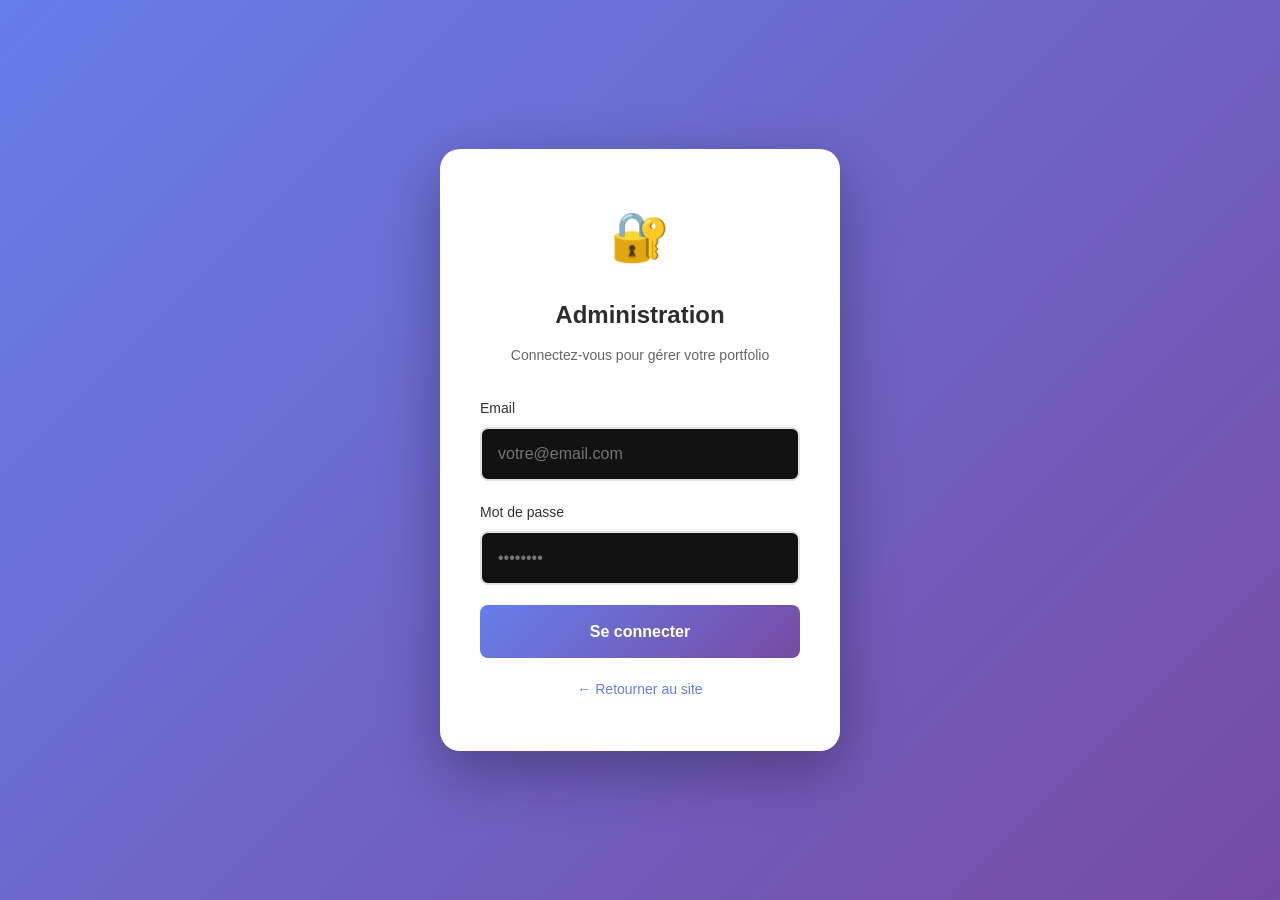
<file: admin/index.html>
<!DOCTYPE html>
<html lang="fr">
<head>
    <meta charset="UTF-8">
    <meta name="viewport" content="width=device-width, initial-scale=1.0">
    <title>Administration - Portfolio</title>
    <link rel="stylesheet" href="../css/style.css">
    <style>
        * {
            margin: 0;
            padding: 0;
            box-sizing: border-box;
        }
        
        body {
            font-family: -apple-system, BlinkMacSystemFont, 'Segoe UI', Roboto, sans-serif;
            background: linear-gradient(135deg, #667eea 0%, #764ba2 100%);
            min-height: 100vh;
            display: flex;
            align-items: center;
            justify-content: center;
        }
        
        .login-container {
            background: white;
            padding: 50px 40px;
            border-radius: 20px;
            box-shadow: 0 20px 60px rgba(0,0,0,0.3);
            width: 400px;
            max-width: 90%;
        }
        
        .login-container h1 {
            font-size: 24px;
            margin-bottom: 10px;
            color: #2d2d2d;
            text-align: center;
        }
        
        .login-container p {
            color: #666;
            text-align: center;
            margin-bottom: 30px;
            font-size: 14px;
        }
        
        .login-container .logo-icon {
            text-align: center;
            font-size: 48px;
            margin-bottom: 20px;
        }
        
        .form-group {
            margin-bottom: 20px;
        }
        
        .form-group label {
            display: block;
            margin-bottom: 8px;
            font-weight: 500;
            color: #333;
            font-size: 14px;
        }
        
        .form-group input {
            width: 100%;
            padding: 12px 16px;
            border: 2px solid #e0e0e0;
            border-radius: 8px;
            font-size: 16px;
            transition: border-color 0.3s;
        }
        
        .form-group input:focus {
            outline: none;
            border-color: #667eea;
        }
        
        .login-btn {
            width: 100%;
            padding: 14px;
            background: linear-gradient(135deg, #667eea 0%, #764ba2 100%);
            color: white;
            border: none;
            border-radius: 8px;
            font-size: 16px;
            font-weight: 600;
            cursor: pointer;
            transition: transform 0.2s;
        }
        
        .login-btn:hover {
            transform: translateY(-2px);
        }
        
        .login-btn:active {
            transform: translateY(0);
        }
        
        .error-message {
            background: #fee;
            color: #c00;
            padding: 12px;
            border-radius: 8px;
            margin-bottom: 20px;
            display: none;
            font-size: 14px;
        }
        
        .error-message.show {
            display: block;
        }
        
        .back-link {
            display: block;
            text-align: center;
            margin-top: 20px;
            color: #667eea;
            text-decoration: none;
            font-size: 14px;
        }
        
        .back-link:hover {
            text-decoration: underline;
        }
    </style>
</head>
<body>
    <div class="login-container">
        <div class="logo-icon">🔐</div>
        <h1>Administration</h1>
        <p>Connectez-vous pour gérer votre portfolio</p>
        
        <div id="error-message" class="error-message">
            ❌ Email ou mot de passe incorrect
        </div>
        
        <form id="login-form" autocomplete="off">
            <div class="form-group">
                <label for="email">Email</label>
                <input type="email" id="email" name="admin-user-field" autocomplete="off" autocapitalize="off" spellcheck="false" readonly onfocus="this.removeAttribute('readonly')" placeholder="votre@email.com" required>
            </div>
            <div class="form-group">
                <label for="password">Mot de passe</label>
                <input type="password" id="password" name="admin-secret-field" autocomplete="new-password" readonly onfocus="this.removeAttribute('readonly')" placeholder="••••••••" required>
            </div>
            <button type="submit" class="login-btn">Se connecter</button>
        </form>
        
        <a href="../index.html" class="back-link">← Retourner au site</a>
    </div>

    <script>
        // Vérification par empreinte (hash)
        const ADMIN_SALT = 'rb-portfolio-admin-v1';
        const ADMIN_HASH = 'edb4e800476c040d9f5844704562bccac92a37e78a146664803a3bad33ede33d';
        async function sha256Hex(t){const b=await crypto.subtle.digest('SHA-256',new TextEncoder().encode(t));return Array.from(new Uint8Array(b)).map(x=>x.toString(16).padStart(2,'0')).join('');}
        
        // Vide les champs : empêche le remplissage automatique du navigateur
        function clearLoginFields() {
            ['email', 'password'].forEach(function(id) {
                var el = document.getElementById(id);
                if (el) el.value = '';
            });
        }
        window.addEventListener('pageshow', clearLoginFields);
        setTimeout(clearLoginFields, 100);
        setTimeout(clearLoginFields, 600);

        document.getElementById('login-form').addEventListener('submit', async function(e) {
            e.preventDefault();
            
            const email = document.getElementById('email').value;
            const password = document.getElementById('password').value;
            const errorMsg = document.getElementById('error-message');
            
            if (await sha256Hex(ADMIN_SALT + ':' + String(email).trim().toLowerCase() + ':' + password) === ADMIN_HASH) {
                // Connexion réussie
                localStorage.setItem('adminLoggedIn', 'true');
                localStorage.setItem('adminEmail', email);
                window.location.href = 'dashboard.html';
            } else {
                // Erreur
                errorMsg.classList.add('show');
                setTimeout(() => {
                    errorMsg.classList.remove('show');
                }, 3000);
            }
        });
    </script>
</body>
</html>
</file>
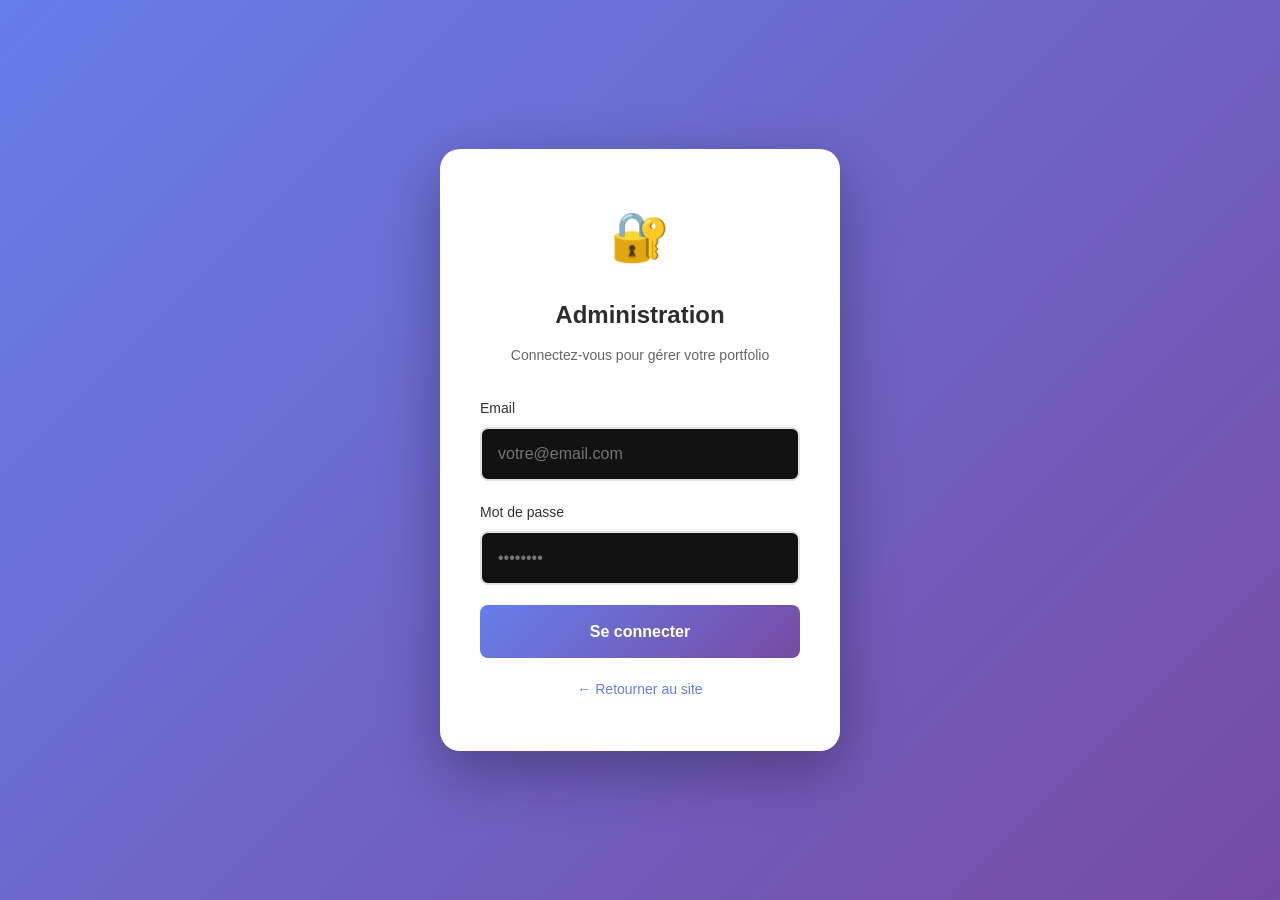
<file: admin/dashboard.html>
<!DOCTYPE html>
<html lang="fr">
<head>
    <meta charset="UTF-8">
    <meta name="viewport" content="width=device-width, initial-scale=1.0">
    <title>Administration - Roboam Bolossilia</title>
    <link rel="preconnect" href="https://fonts.googleapis.com">
    <link rel="preconnect" href="https://fonts.gstatic.com" crossorigin>
    <link href="https://fonts.googleapis.com/css2?family=Familjen+Grotesk:ital,wght@0,500;0,600;0,700;1,500&family=Inter:wght@400;500;600&family=IBM+Plex+Mono:wght@400;500&display=swap" rel="stylesheet">
    <link rel="stylesheet" href="https://cdnjs.cloudflare.com/ajax/libs/font-awesome/6.5.0/css/all.min.css">
    <style>
        * { margin: 0; padding: 0; box-sizing: border-box; }
        
        body {
            font-family: 'Inter', -apple-system, BlinkMacSystemFont, sans-serif;
            background: #0a0b0d;
            color: #e8e6e3;
            min-height: 100vh;
            padding-top: 80px;
        }

        .admin-header {
            position: fixed;
            top: 0;
            left: 0;
            right: 0;
            z-index: 1000;
            background: rgba(10, 11, 13, 0.92);
            backdrop-filter: blur(12px);
            border-bottom: 1px solid rgba(255, 255, 255, 0.06);
            padding: 16px 30px;
            display: flex;
            justify-content: space-between;
            align-items: center;
            flex-wrap: wrap;
            gap: 12px;
        }
        .admin-header h1 {
            font-family: 'Familjen Grotesk', sans-serif;
            font-size: 20px;
            font-weight: 600;
            color: #e8e6e3;
            letter-spacing: -0.01em;
        }
        .admin-header h1 i { color: #667eea; margin-right: 10px; }
        .admin-header .user-info {
            display: flex;
            align-items: center;
            gap: 12px;
            flex-wrap: wrap;
        }
        .admin-header .user-info .email-badge {
            background: rgba(102, 126, 234, 0.15);
            padding: 4px 14px;
            border-radius: 20px;
            font-size: 12px;
            color: #667eea;
            border: 1px solid rgba(102, 126, 234, 0.2);
        }
        .logout-btn {
            padding: 8px 18px;
            background: rgba(231, 76, 60, 0.15);
            color: #e74c3c;
            border: 1px solid rgba(231, 76, 60, 0.2);
            border-radius: 8px;
            cursor: pointer;
            font-weight: 500;
            font-size: 13px;
            transition: all 0.3s;
            font-family: 'Inter', sans-serif;
        }
        .logout-btn:hover {
            background: rgba(231, 76, 60, 0.25);
            border-color: #e74c3c;
        }

        .admin-body {
            max-width: 1400px;
            margin: 0 auto;
            padding: 30px;
        }

        .stats-grid {
            display: grid;
            grid-template-columns: repeat(auto-fit, minmax(180px, 1fr));
            gap: 16px;
            margin-bottom: 30px;
        }
        .stat-card {
            background: rgba(255, 255, 255, 0.03);
            border: 1px solid rgba(255, 255, 255, 0.06);
            border-radius: 12px;
            padding: 18px 22px;
        }
        .stat-card .number {
            font-family: 'Familjen Grotesk', sans-serif;
            font-size: 28px;
            font-weight: 600;
            color: #e8e6e3;
        }
        .stat-card .label {
            color: #808080;
            font-size: 13px;
            margin-top: 2px;
        }
        .stat-card .icon {
            font-size: 22px;
            float: right;
            opacity: 0.5;
        }

        .dashboard-grid {
            display: grid;
            grid-template-columns: 3fr 2fr;
            gap: 24px;
        }

        .card {
            background: rgba(255, 255, 255, 0.03);
            border: 1px solid rgba(255, 255, 255, 0.06);
            border-radius: 12px;
            padding: 24px;
            margin-bottom: 20px;
        }
        .card h3 {
            font-family: 'Familjen Grotesk', sans-serif;
            font-size: 16px;
            font-weight: 600;
            color: #e8e6e3;
            margin-bottom: 16px;
        }
        .card h3 i {
            color: #667eea;
            margin-right: 10px;
            width: 20px;
        }
        .card p.sub {
            color: #808080;
            font-size: 14px;
            margin-bottom: 16px;
        }

        .section-selector {
            display: flex;
            gap: 6px;
            flex-wrap: wrap;
            margin-bottom: 16px;
        }
        .section-selector button {
            padding: 6px 14px;
            background: rgba(255, 255, 255, 0.04);
            border: 1px solid rgba(255, 255, 255, 0.08);
            border-radius: 6px;
            color: #a0a0a0;
            cursor: pointer;
            transition: all 0.3s;
            font-size: 12px;
            font-family: 'Inter', sans-serif;
        }
        .section-selector button:hover {
            background: rgba(255, 255, 255, 0.08);
            color: #e8e6e3;
        }
        .section-selector button.active {
            background: rgba(102, 126, 234, 0.2);
            border-color: #667eea;
            color: #667eea;
        }

        .sub-selector {
            display: flex;
            gap: 4px;
            flex-wrap: wrap;
            margin-bottom: 12px;
            padding: 8px 12px;
            background: rgba(255, 255, 255, 0.03);
            border-radius: 8px;
            border: 1px solid rgba(255, 255, 255, 0.04);
        }
        .sub-selector button {
            padding: 4px 10px;
            background: rgba(255, 255, 255, 0.03);
            border: 1px solid rgba(255, 255, 255, 0.06);
            border-radius: 4px;
            color: #808080;
            cursor: pointer;
            transition: all 0.3s;
            font-size: 11px;
            font-family: 'Inter', sans-serif;
        }
        .sub-selector button:hover {
            background: rgba(255, 255, 255, 0.06);
            color: #e8e6e3;
        }
        .sub-selector button.active {
            background: rgba(102, 126, 234, 0.15);
            border-color: #667eea;
            color: #667eea;
        }

        .tabs {
            display: flex;
            gap: 4px;
            flex-wrap: wrap;
            margin-bottom: 20px;
            border-bottom: 1px solid rgba(255,255,255,0.06);
            padding-bottom: 12px;
        }
        .tabs button {
            padding: 8px 20px;
            background: transparent;
            border: none;
            color: #808080;
            cursor: pointer;
            font-size: 14px;
            font-family: 'Inter', sans-serif;
            border-radius: 6px;
            transition: all 0.3s;
        }
        .tabs button:hover {
            color: #e8e6e3;
            background: rgba(255,255,255,0.05);
        }
        .tabs button.active {
            color: #667eea;
            background: rgba(102, 126, 234, 0.1);
        }

        .tab-content {
            display: none;
        }
        .tab-content.active {
            display: block;
        }

        .table-wrap {
            overflow-x: auto;
        }
        table {
            width: 100%;
            border-collapse: collapse;
            font-size: 14px;
        }
        th {
            text-align: left;
            padding: 10px 12px;
            color: #808080;
            font-weight: 500;
            border-bottom: 1px solid rgba(255,255,255,0.06);
        }
        td {
            padding: 10px 12px;
            border-bottom: 1px solid rgba(255,255,255,0.04);
            vertical-align: middle;
        }
        td .thumb {
            width: 50px;
            height: 50px;
            object-fit: cover;
            border-radius: 6px;
            background: rgba(255,255,255,0.05);
        }
        .actions {
            display: flex;
            gap: 6px;
        }
        .actions button {
            padding: 4px 10px;
            border: none;
            border-radius: 4px;
            cursor: pointer;
            font-size: 12px;
            font-family: 'Inter', sans-serif;
            transition: all 0.3s;
        }
        .btn-edit {
            background: rgba(102, 126, 234, 0.15);
            color: #667eea;
        }
        .btn-edit:hover {
            background: rgba(102, 126, 234, 0.25);
        }
        .btn-delete {
            background: rgba(231, 76, 60, 0.15);
            color: #e74c3c;
        }
        .btn-delete:hover {
            background: rgba(231, 76, 60, 0.25);
        }

        .form-group {
            margin-bottom: 14px;
        }
        .form-group label {
            display: block;
            font-weight: 500;
            margin-bottom: 4px;
            color: #a0a0a0;
            font-size: 13px;
        }
        .form-group input,
        .form-group textarea,
        .form-group select {
            width: 100%;
            padding: 10px 14px;
            background: rgba(255, 255, 255, 0.04);
            border: 1px solid rgba(255, 255, 255, 0.08);
            border-radius: 8px;
            font-size: 14px;
            font-family: 'Inter', sans-serif;
            color: #e8e6e3;
            transition: border-color 0.3s;
        }
        .form-group input:focus,
        .form-group textarea:focus,
        .form-group select:focus {
            outline: none;
            border-color: #667eea;
        }
        .form-group textarea {
            min-height: 80px;
            resize: vertical;
        }
        .form-group .helper {
            font-size: 12px;
            color: #606060;
            margin-top: 4px;
        }
        .form-row {
            display: grid;
            grid-template-columns: 1fr 1fr;
            gap: 14px;
        }
        .edit-form .form-group textarea {
            min-height: 100px;
            font-family: 'IBM Plex Mono', monospace;
            font-size: 13px;
            line-height: 1.6;
        }
        .edit-form input[readonly] {
            opacity: 0.6;
            cursor: not-allowed;
        }
        .edit-form select option {
            background: #1a1a2e;
            color: #e8e6e3;
        }
        .edit-form .hint {
            font-size: 12px;
            color: #606060;
            margin-top: 4px;
        }
        .edit-form .hint code {
            background: rgba(255,255,255,0.06);
            padding: 1px 8px;
            border-radius: 4px;
            font-size: 11px;
            color: #808080;
        }

        /* Style pour l'upload de fichier */
        .file-upload-area {
            border: 2px dashed rgba(255,255,255,0.15);
            border-radius: 8px;
            padding: 30px 20px;
            text-align: center;
            cursor: pointer;
            transition: all 0.3s;
            background: rgba(255,255,255,0.02);
        }
        .file-upload-area:hover {
            border-color: rgba(102,126,234,0.4);
            background: rgba(255,255,255,0.05);
        }
        .file-upload-area.dragover {
            border-color: #667eea;
            background: rgba(102,126,234,0.1);
        }
        .file-upload-area .upload-icon {
            font-size: 36px;
            opacity: 0.4;
            margin-bottom: 8px;
        }
        .file-upload-area .upload-text {
            color: #808080;
            font-size: 14px;
        }
        .file-upload-area .upload-filename {
            color: #667eea;
            font-weight: 500;
            font-size: 13px;
            margin-top: 4px;
        }
        .file-upload-area input[type="file"] {
            display: none;
        }

        .preview-container {
            display: none;
            text-align: center;
            padding: 16px;
            background: rgba(255,255,255,0.03);
            border-radius: 8px;
            margin-top: 12px;
        }
        .preview-container.active {
            display: block;
        }
        .preview-container img {
            max-width: 200px;
            max-height: 150px;
            border-radius: 8px;
            border: 1px solid rgba(255,255,255,0.1);
        }
        .preview-container .file-info {
            color: #606060;
            font-size: 12px;
            margin-top: 6px;
        }

        .action-btn {
            padding: 9px 20px;
            background: linear-gradient(135deg, #667eea 0%, #764ba2 100%);
            color: white;
            border: none;
            border-radius: 8px;
            cursor: pointer;
            font-weight: 500;
            font-size: 13px;
            font-family: 'Inter', sans-serif;
            transition: all 0.3s;
            display: inline-block;
            margin-right: 6px;
            margin-bottom: 6px;
        }
        .action-btn:hover {
            transform: translateY(-2px);
            box-shadow: 0 8px 25px rgba(102, 126, 234, 0.3);
        }
        .action-btn.secondary {
            background: rgba(255, 255, 255, 0.06);
            color: #a0a0a0;
        }
        .action-btn.secondary:hover {
            background: rgba(255, 255, 255, 0.1);
            color: #e8e6e3;
            transform: none;
            box-shadow: none;
        }
        .action-btn.danger {
            background: rgba(231, 76, 60, 0.15);
            color: #e74c3c;
            border: 1px solid rgba(231, 76, 60, 0.2);
        }
        .action-btn.danger:hover {
            background: rgba(231, 76, 60, 0.25);
        }
        .action-btn.warning {
            background: rgba(243, 156, 18, 0.15);
            color: #f39c12;
            border: 1px solid rgba(243, 156, 18, 0.2);
        }
        .action-btn.warning:hover {
            background: rgba(243, 156, 18, 0.25);
        }

        .status-msg {
            padding: 10px 14px;
            border-radius: 8px;
            margin-top: 12px;
            font-size: 13px;
            border: 1px solid transparent;
        }
        .status-msg.success {
            background: rgba(39, 174, 96, 0.1);
            border-color: rgba(39, 174, 96, 0.2);
            color: #27ae60;
        }
        .status-msg.error {
            background: rgba(231, 76, 60, 0.1);
            border-color: rgba(231, 76, 60, 0.2);
            color: #e74c3c;
        }
        .status-msg.info {
            background: rgba(102, 126, 234, 0.08);
            border-color: rgba(102, 126, 234, 0.15);
            color: #667eea;
        }

        .empty-state {
            text-align: center;
            padding: 40px 20px;
            color: #606060;
        }
        .empty-state i {
            font-size: 40px;
            margin-bottom: 12px;
            opacity: 0.3;
        }

        .lang-status {
            display: flex;
            gap: 8px;
            flex-wrap: wrap;
            margin: 8px 0;
        }
        .lang-badge {
            padding: 4px 12px;
            background: rgba(255,255,255,0.04);
            border: 1px solid rgba(255,255,255,0.06);
            border-radius: 20px;
            font-size: 12px;
            color: #808080;
            display: flex;
            align-items: center;
            gap: 4px;
        }
        .lang-badge.active {
            background: rgba(102, 126, 234, 0.15);
            border-color: rgba(102, 126, 234, 0.3);
            color: #667eea;
        }

        .recent-activity { list-style: none; }
        .recent-activity li {
            padding: 8px 0;
            border-bottom: 1px solid rgba(255,255,255,0.04);
            display: flex;
            align-items: center;
            gap: 10px;
            font-size: 13px;
            color: #a0a0a0;
        }
        .recent-activity li:last-child { border-bottom: none; }
        .recent-activity .time {
            color: #606060;
            font-size: 12px;
            margin-left: auto;
        }
        .recent-activity .dot {
            width: 6px;
            height: 6px;
            border-radius: 50%;
            display: inline-block;
            flex-shrink: 0;
        }
        .dot.green { background: #27ae60; }
        .dot.blue { background: #3498db; }
        .dot.orange { background: #f39c12; }

        @media (max-width: 768px) {
            .dashboard-grid { grid-template-columns: 1fr; }
            .admin-header { padding: 12px 16px; flex-direction: column; text-align: center; }
            .admin-body { padding: 16px; }
            body { padding-top: 120px; }
            .form-row { grid-template-columns: 1fr; }
            .stats-grid { grid-template-columns: repeat(2, 1fr); }
        }

        @media (max-width: 480px) {
            .stats-grid { grid-template-columns: 1fr; }
            .admin-header h1 { font-size: 17px; }
        }
    </style>
</head>
<body>

<!-- ============ HEADER ============ -->
<header class="admin-header">
    <h1><i class="fas fa-cog"></i> Administration</h1>
    <div class="user-info">
        <span class="email-badge"><i class="fas fa-user"></i> <span id="admin-email">Admin</span></span>
        <button class="logout-btn" onclick="logout()"><i class="fas fa-sign-out-alt"></i> Déconnexion</button>
    </div>
</header>

<!-- ============ BODY ============ -->
<div class="admin-body">

    <!-- Stats -->
    <div class="stats-grid">
        <div class="stat-card">
            <span class="icon">📁</span>
            <div class="number" id="project-count">0</div>
            <div class="label">Projets</div>
        </div>
        <div class="stat-card">
            <span class="icon">🖼️</span>
            <div class="number" id="gallery-count">0</div>
            <div class="label">Images galerie</div>
        </div>
        <div class="stat-card">
            <span class="icon">🌍</span>
            <div class="number">4</div>
            <div class="label">Langues</div>
        </div>
        <div class="stat-card">
            <span class="icon">📊</span>
            <div class="number">100%</div>
            <div class="label">Géré</div>
        </div>
    </div>

    <!-- Dashboard Grid -->
    <div class="dashboard-grid">

        <!-- LEFT COLUMN - TEXTES -->
        <div>
            <div class="card">
                <h3><i class="fas fa-edit"></i> Gestion des textes</h3>
                <p class="sub">Modifiez le contenu textuel du site.</p>

                <div class="section-selector">
                    <button class="active" data-section="hero">🏠 Hero</button>
                    <button data-section="about">👤 Profil</button>
                    <button data-section="skills">⚡ Compétences</button>
                    <button data-section="architecture">🏛️ Architecture</button>
                    <button data-section="projects">📁 Projets</button>
                    <button data-section="methodology">📋 Méthode</button>
                    <button data-section="gallery">🖼️ Galerie</button>
                    <button data-section="contact">✉️ Contact</button>
                    <button data-section="footer">📌 Footer</button>
                </div>

                <div class="sub-selector" id="subSelector"></div>

                <div class="edit-form" id="edit-form">
                    <div class="form-group">
                        <label for="edit-key">Clé</label>
                        <input type="text" id="edit-key" readonly>
                    </div>
                    <div class="form-group">
                        <label for="edit-lang">Langue</label>
                        <select id="edit-lang">
                            <option value="en">🇬🇧 English</option>
                            <option value="fr">🇫🇷 Français</option>
                            <option value="ar">🇸🇦 العربية</option>
                            <option value="ru">🇷🇺 Русский</option>
                        </select>
                    </div>
                    <div class="form-group">
                        <label for="edit-value">Valeur</label>
                        <textarea id="edit-value" placeholder="Nouveau texte..."></textarea>
                        <p class="hint">💡 <code>Ctrl+Entrée</code> pour un saut de ligne.</p>
                    </div>
                    <button class="action-btn" onclick="saveEdit()">
                        <i class="fas fa-save"></i> Enregistrer
                    </button>
                    <button class="action-btn secondary" onclick="loadContent()">
                        <i class="fas fa-sync"></i> Recharger
                    </button>
                    <button class="action-btn warning" onclick="viewSite()">
                        <i class="fas fa-eye"></i> Voir le site
                    </button>
                </div>

                <div id="statusMessage" class="status-msg info">
                    ℹ️ Prêt à modifier
                </div>
            </div>
        </div>

        <!-- RIGHT COLUMN - CRUD + ACTIONS -->
        <div>

            <!-- CRUD TABS -->
            <div class="card">
                <h3><i class="fas fa-tools"></i> Gestion des données</h3>
                
                <div class="tabs">
                    <button class="active" data-tab="projects">📁 Projets</button>
                    <button data-tab="gallery">🖼️ Galerie</button>
                    <button data-tab="contact">✉️ Contact</button>
                </div>

                <!-- TAB PROJETS -->
                <div class="tab-content active" id="tab-projects">
                    <div style="display:flex; justify-content:space-between; align-items:center; flex-wrap:wrap; gap:10px; margin-bottom:16px;">
                        <p class="sub" style="margin:0;">Gérez vos projets</p>
                        <button class="action-btn" onclick="openProjectForm()"><i class="fas fa-plus"></i> Nouveau projet</button>
                    </div>
                    <div class="table-wrap" id="projects-list">
                        <!-- Rempli par JS -->
                    </div>
                </div>

                <!-- TAB GALERIE AVEC UPLOAD -->
                <div class="tab-content" id="tab-gallery">
                    <div style="display:flex; justify-content:space-between; align-items:center; flex-wrap:wrap; gap:10px; margin-bottom:16px;">
                        <p class="sub" style="margin:0;">Gérez vos images de galerie</p>
                        <button class="action-btn" onclick="openGalleryForm()"><i class="fas fa-plus"></i> Ajouter une image</button>
                        <button class="action-btn secondary" onclick="exportForPublish()"><i class="fas fa-download"></i> Exporter pour publier</button>
                    </div>
                    <div class="table-wrap" id="gallery-list">
                        <!-- Rempli par JS -->
                    </div>
                </div>

                <!-- TAB CONTACT -->
                <div class="tab-content" id="tab-contact">
                    <p class="sub">Modifiez vos informations de contact</p>
                    <form id="contact-form-edit">
                        <div class="form-row">
                            <div class="form-group">
                                <label>Email</label>
                                <input type="email" id="contact-email" placeholder="Email">
                            </div>
                            <div class="form-group">
                                <label>Téléphone</label>
                                <input type="text" id="contact-phone" placeholder="Téléphone principal">
                            </div>
                        </div>
                        <div class="form-row">
                            <div class="form-group">
                                <label>Téléphone secondaire</label>
                                <input type="text" id="contact-phone2" placeholder="Téléphone secondaire">
                            </div>
                            <div class="form-group">
                                <label>Localisation</label>
                                <input type="text" id="contact-location" placeholder="Localisation">
                            </div>
                        </div>
                        <div class="form-row">
                            <div class="form-group">
                                <label>GitHub</label>
                                <input type="url" id="contact-github" placeholder="https://github.com/...">
                            </div>
                            <div class="form-group">
                                <label>LinkedIn</label>
                                <input type="url" id="contact-linkedin" placeholder="https://linkedin.com/in/...">
                            </div>
                        </div>
                        <div class="form-group">
                            <label>Facebook</label>
                            <input type="url" id="contact-facebook" placeholder="https://facebook.com/...">
                        </div>
                        <button type="button" class="action-btn" onclick="saveContact()"><i class="fas fa-save"></i> Enregistrer les contacts</button>
                    </form>
                    <div id="contact-status" class="status-msg info" style="margin-top:12px;">ℹ️ Prêt à modifier</div>
                </div>
            </div>

            <!-- Actions rapides -->
            <div class="card">
                <h3><i class="fas fa-bolt"></i> Actions rapides</h3>
                <button class="action-btn secondary" style="width:100%;" onclick="resetLanguage()">
                    <i class="fas fa-undo"></i> Réinitialiser la langue (EN)
                </button>
                <button class="action-btn danger" style="width:100%; margin-top:8px;" onclick="clearCache()">
                    <i class="fas fa-trash"></i> Vider le cache
                </button>
            </div>

            <!-- Langues -->
            <div class="card">
                <h3><i class="fas fa-language"></i> Langues disponibles</h3>
                <div class="lang-status">
                    <span class="lang-badge active">🇬🇧 Anglais (défaut)</span>
                    <span class="lang-badge">🇫🇷 Français</span>
                    <span class="lang-badge">🇸🇦 Arabe</span>
                    <span class="lang-badge">🇷🇺 Russe</span>
                </div>
                <p style="color:#606060; font-size:12px; margin-top:6px;">
                    <i class="fas fa-info-circle"></i> La langue par défaut est l'anglais.
                </p>
            </div>

        </div>
    </div>
</div>

<!-- ============ MODAL PROJET ============ -->
<div id="projectModal" style="display:none; position:fixed; top:0; left:0; right:0; bottom:0; background:rgba(0,0,0,0.8); z-index:10000; align-items:center; justify-content:center; padding:20px;">
    <div style="background:#1a1a2e; border-radius:12px; max-width:700px; width:100%; max-height:90vh; overflow-y:auto; padding:30px; border:1px solid rgba(255,255,255,0.06);">
        <h3 id="projectModalTitle" style="margin-bottom:20px;">Nouveau projet</h3>
        <form id="project-form">
            <input type="hidden" id="project-id">
            <div class="form-row">
                <div class="form-group">
                    <label>Titre *</label>
                    <input type="text" id="project-title" placeholder="Titre du projet" required>
                </div>
                <div class="form-group">
                    <label>Étiquette</label>
                    <input type="text" id="project-eyebrow" placeholder="Sous-titre / catégorie">
                </div>
            </div>
            <div class="form-group">
                <label>Description</label>
                <textarea id="project-description" placeholder="Description courte"></textarea>
            </div>
            <div class="form-row">
                <div class="form-group">
                    <label>Contexte</label>
                    <textarea id="project-context" placeholder="Contexte du projet" rows="2"></textarea>
                </div>
                <div class="form-group">
                    <label>Problème</label>
                    <textarea id="project-problem" placeholder="Problème résolu" rows="2"></textarea>
                </div>
            </div>
            <div class="form-row">
                <div class="form-group">
                    <label>Solution</label>
                    <textarea id="project-solution" placeholder="Solution apportée" rows="2"></textarea>
                </div>
                <div class="form-group">
                    <label>Tags</label>
                    <input type="text" id="project-tags" placeholder="React, Node.js, MySQL">
                    <div class="helper">Séparés par des virgules</div>
                </div>
            </div>
            <div class="form-group">
                <label>Fonctionnalités</label>
                <input type="text" id="project-features" placeholder="Fonctionnalité 1, Fonctionnalité 2, ...">
                <div class="helper">Séparées par des virgules</div>
            </div>
            <div class="form-group">
                <label>Technologies</label>
                <input type="text" id="project-tech" placeholder="Laravel, PHP, MySQL">
                <div class="helper">Séparées par des virgules</div>
            </div>
            <div style="display:flex; gap:10px; margin-top:10px;">
                <button type="submit" class="action-btn"><i class="fas fa-save"></i> Enregistrer</button>
                <button type="button" class="action-btn secondary" onclick="closeProjectForm()">Annuler</button>
            </div>
        </form>
    </div>
</div>

<!-- ============ MODAL GALERIE AVEC UPLOAD ============ -->
<div id="galleryModal" style="display:none; position:fixed; top:0; left:0; right:0; bottom:0; background:rgba(0,0,0,0.85); z-index:10000; align-items:center; justify-content:center; padding:20px;">
    <div style="background:#1a1a2e; border-radius:12px; max-width:550px; width:100%; padding:30px; border:1px solid rgba(255,255,255,0.06); max-height:95vh; overflow-y:auto;">
        <h3 id="galleryModalTitle" style="margin-bottom:20px;">Ajouter une image</h3>
        
        <div style="background:rgba(102,126,234,0.1); border:1px solid rgba(102,126,234,0.2); border-radius:8px; padding:12px; margin-bottom:16px;">
            <p style="color:#667eea; font-size:13px; margin:0;">
                <i class="fas fa-info-circle"></i> Cliquez sur la zone ou glissez-déposez une image depuis votre ordinateur.
            </p>
        </div>
        
        <form id="gallery-form">
            <input type="hidden" id="gallery-id">
            
            <div class="form-group">
                <label>Titre *</label>
                <input type="text" id="gallery-title" placeholder="Titre de l'image" required>
            </div>
            
            <div class="form-group">
                <label>Description</label>
                <input type="text" id="gallery-desc" placeholder="Description de l'image">
            </div>
            
            <div class="form-group">
                <label>Catégorie</label>
                <input type="text" id="gallery-category" placeholder="Business, Architecture, Personnel, ...">
            </div>
            
            <!-- Zone d'upload -->
            <div class="form-group">
                <label>📤 Choisir une image *</label>
                <div class="file-upload-area" id="fileDropArea">
                    <div class="upload-icon">🖼️</div>
                    <div class="upload-text">Cliquez ici ou glissez-déposez une image</div>
                    <div class="upload-filename" id="selectedFilename"></div>
                    <input type="file" id="gallery-file" accept="image/*" required>
                </div>
                <div class="helper">Formats acceptés : JPG, PNG, GIF, SVG, WebP</div>
            </div>
            
            <!-- Aperçu -->
            <div class="preview-container" id="previewContainer">
                <img id="gallery-preview" src="#" alt="Aperçu">
                <div class="file-info" id="fileInfo"></div>
            </div>
            
            <div style="display:flex; gap:10px; margin-top:16px;">
                <button type="submit" class="action-btn"><i class="fas fa-upload"></i> Uploader et enregistrer</button>
                <button type="button" class="action-btn secondary" onclick="closeGalleryForm()">Annuler</button>
            </div>
        </form>
    </div>
</div>

<!-- ============ SCRIPTS ============ -->
<script src="../js/storage.js"></script>
<script>
    // ==================== SESSION ====================
    if (!localStorage.getItem('adminLoggedIn')) {
        window.location.href = 'index.html';
    }
    document.getElementById('admin-email').textContent = localStorage.getItem('adminEmail') || 'Admin';

    // ==================== VARIABLES ====================
    let currentSection = 'hero';
    let currentSubKey = null;
    let currentLang = 'en';
    let contentData = null;
    let selectedFileData = null;

    // ==================== DÉFINITION DES CHAMPS ====================
    const sectionFields = {
        'hero': {
            label: 'Hero',
            fields: [
                { key: 'hero.location', label: '📍 Localisation' },
                { key: 'hero.name', label: '👤 Nom' },
                { key: 'hero.title', label: '📌 Titre' },
                { key: 'hero.pitch', label: '📝 Pitch' },
                { key: 'hero.cta1', label: '🔘 Bouton 1' },
                { key: 'hero.cta2', label: '🔘 Bouton 2' },
                { key: 'hero.cv', label: '📄 CV' }
            ]
        },
        'about': {
            label: 'Profil',
            fields: [
                { key: 'about.eyebrow', label: '🏷️ Étiquette' },
                { key: 'about.heading', label: '📌 Grand titre' },
                { key: 'about.lead', label: '📝 Paragraphe principal' },
                { key: 'about.body', label: '📝 Paragraphe secondaire' },
                { key: 'about.step1', label: '🔢 Étape 1' },
                { key: 'about.step2', label: '🔢 Étape 2' },
                { key: 'about.step3', label: '🔢 Étape 3' },
                { key: 'about.step4', label: '🔢 Étape 4' },
                { key: 'about.step5', label: '🔢 Étape 5' },
                { key: 'about.step6', label: '🔢 Étape 6' },
                { key: 'about.step7', label: '🔢 Étape 7' }
            ]
        },
        'skills': {
            label: 'Compétences',
            fields: [
                { key: 'skills.eyebrow', label: '🏷️ Étiquette' },
                { key: 'skills.heading', label: '📌 Titre' },
                { key: 'skills.front.title', label: '💻 Front-end - Titre' },
                { key: 'skills.front.role', label: '💻 Front-end - Rôle' },
                { key: 'skills.back.title', label: '⚙️ Back-end - Titre' },
                { key: 'skills.back.role', label: '⚙️ Back-end - Rôle' },
                { key: 'skills.mobile.title', label: '📱 Mobile - Titre' },
                { key: 'skills.mobile.role', label: '📱 Mobile - Rôle' },
                { key: 'skills.data.title', label: '🗄️ Données - Titre' },
                { key: 'skills.data.role', label: '🗄️ Données - Rôle' },
                { key: 'skills.arch.title', label: '🏛️ Architecture - Titre' },
                { key: 'skills.arch.role', label: '🏛️ Architecture - Rôle' },
                { key: 'skills.tools.title', label: '🔧 Outils - Titre' },
                { key: 'skills.tools.role', label: '🔧 Outils - Rôle' }
            ]
        },
        'architecture': {
            label: 'Architecture',
            fields: [
                { key: 'architecture.eyebrow', label: '🏷️ Étiquette' },
                { key: 'architecture.heading', label: '📌 Titre' },
                { key: 'architecture.lead', label: '📝 Paragraphe' },
                { key: 'architecture.node.user', label: '👤 Nœud - Utilisateur' },
                { key: 'architecture.node.front', label: '💻 Nœud - Front-end' },
                { key: 'architecture.node.api', label: '🔗 Nœud - API' },
                { key: 'architecture.node.back', label: '⚙️ Nœud - Back-end' },
                { key: 'architecture.node.business', label: '📊 Nœud - Logique métier' },
                { key: 'architecture.node.security', label: '🔒 Nœud - Sécurité' },
                { key: 'architecture.node.db', label: '🗄️ Nœud - Base de données' }
            ]
        },
        'projects': {
            label: 'Projets',
            fields: [
                { key: 'projects.eyebrow', label: '🏷️ Étiquette' },
                { key: 'projects.heading', label: '📌 Titre' }
            ]
        },
        'methodology': {
            label: 'Méthode',
            fields: [
                { key: 'methodology.eyebrow', label: '🏷️ Étiquette' },
                { key: 'methodology.heading', label: '📌 Titre' },
                { key: 'methodology.step1.title', label: '🔢 Étape 1 - Titre' },
                { key: 'methodology.step1.desc', label: '🔢 Étape 1 - Description' },
                { key: 'methodology.step2.title', label: '🔢 Étape 2 - Titre' },
                { key: 'methodology.step2.desc', label: '🔢 Étape 2 - Description' },
                { key: 'methodology.step3.title', label: '🔢 Étape 3 - Titre' },
                { key: 'methodology.step3.desc', label: '🔢 Étape 3 - Description' },
                { key: 'methodology.step4.title', label: '🔢 Étape 4 - Titre' },
                { key: 'methodology.step4.desc', label: '🔢 Étape 4 - Description' },
                { key: 'methodology.step5.title', label: '🔢 Étape 5 - Titre' },
                { key: 'methodology.step5.desc', label: '🔢 Étape 5 - Description' },
                { key: 'methodology.step6.title', label: '🔢 Étape 6 - Titre' },
                { key: 'methodology.step6.desc', label: '🔢 Étape 6 - Description' },
                { key: 'methodology.step7.title', label: '🔢 Étape 7 - Titre' },
                { key: 'methodology.step7.desc', label: '🔢 Étape 7 - Description' }
            ]
        },
        'gallery': {
            label: 'Galerie',
            fields: [
                { key: 'gallery.eyebrow', label: '🏷️ Étiquette' },
                { key: 'gallery.heading', label: '📌 Titre' },
                { key: 'gallery.lead', label: '📝 Paragraphe' },
                { key: 'gallery.tag.architecture', label: '🏷️ Tag - Architecture' },
                { key: 'gallery.desc.architecture', label: '📝 Description - Architecture' },
                { key: 'gallery.note', label: '📝 Note' }
            ]
        },
        'contact': {
            label: 'Contact',
            fields: [
                { key: 'contact.eyebrow', label: '🏷️ Étiquette' },
                { key: 'contact.heading', label: '📌 Titre' },
                { key: 'contact.lead', label: '📝 Paragraphe' },
                { key: 'contact.email_label', label: '📧 Email - Label' },
                { key: 'contact.phone_label', label: '📞 Téléphone - Label' },
                { key: 'contact.location_label', label: '📍 Localisation - Label' },
                { key: 'contact.location', label: '📍 Localisation - Texte' },
                { key: 'contact.form.name', label: '📝 Formulaire - Nom' },
                { key: 'contact.form.email', label: '📝 Formulaire - Email' },
                { key: 'contact.form.subject', label: '📝 Formulaire - Sujet' },
                { key: 'contact.form.message', label: '📝 Formulaire - Message' },
                { key: 'contact.form.submit', label: '📝 Formulaire - Bouton' }
            ]
        },
        'footer': {
            label: 'Footer',
            fields: [
                { key: 'footer.title', label: '📌 Titre' },
                { key: 'footer.tagline', label: '📝 Slogan' }
            ]
        }
    };

    // ==================== LOAD CONTENT ====================
    function loadContent() {
        const cached = localStorage.getItem('portfolio_data') || localStorage.getItem('contentData');
        if (cached) {
            try {
                contentData = JSON.parse(cached);
                showStatus('📦 Données chargées depuis localStorage', 'info');
                loadSection(currentSection);
                updateStats();
                renderProjects();
                renderGallery();
                loadContactForm();
                return;
            } catch(e) {}
        }
        // Fallback
        fetch('../data/content.json?t=' + Date.now())
            .then(r => r.json())
            .then(data => {
                contentData = data;
                localStorage.setItem('portfolio_data', JSON.stringify(data));
                localStorage.setItem('contentData', JSON.stringify(data));
                showStatus('✅ Contenu chargé avec succès', 'success');
                loadSection(currentSection);
                updateStats();
                renderProjects();
                renderGallery();
                loadContactForm();
            })
            .catch(() => {
                contentData = getFallbackData();
                showStatus('⚠️ Données de secours chargées', 'info');
                updateStats();
            });
    }

    function getFallbackData() {
        return {
            "en": {
                "projects": { "items": [] },
                "gallery": { "items": [] },
                "contact": {
                    "email": "bolo17robo@gmail.com",
                    "phone": "+236 72 11 83 14",
                    "phone2": "+236 70 96 88 58",
                    "location": "Bangui, Central African Republic",
                    "social": {
                        "github": "https://github.com/RoboamBolo",
                        "linkedin": "https://www.linkedin.com/in/bolo17robo",
                        "facebook": "#"
                    }
                }
            }
        };
    }

    function saveData() {
        localStorage.setItem('portfolio_data', JSON.stringify(contentData));
        localStorage.setItem('contentData', JSON.stringify(contentData));
        updateStats();
    }

    function updateStats() {
        const projects = contentData?.en?.projects?.items || [];
        const gallery = contentData?.en?.gallery?.items || [];
        document.getElementById('project-count').textContent = projects.length;
        document.getElementById('gallery-count').textContent = gallery.length;
    }

    // ==================== LOAD SECTION ====================
    function loadSection(section) {
        currentSection = section;
        const lang = document.getElementById('edit-lang').value;

        const fields = sectionFields[section]?.fields || [];
        const subSelector = document.getElementById('subSelector');
        
        if (fields.length > 1) {
            subSelector.style.display = 'flex';
            subSelector.innerHTML = fields.map((f, index) => 
                `<button class="${index === 0 ? 'active' : ''}" data-key="${f.key}">${f.label}</button>`
            ).join('');
            
            subSelector.querySelectorAll('button').forEach(btn => {
                btn.addEventListener('click', () => {
                    subSelector.querySelectorAll('button').forEach(b => b.classList.remove('active'));
                    btn.classList.add('active');
                    loadField(btn.dataset.key);
                });
            });
            
            if (fields.length > 0) {
                loadField(fields[0].key);
            }
        } else if (fields.length === 1) {
            subSelector.style.display = 'none';
            loadField(fields[0].key);
        } else {
            subSelector.style.display = 'none';
            document.getElementById('edit-key').value = '';
            document.getElementById('edit-value').value = '';
        }

        document.querySelectorAll('.section-selector button').forEach(btn => {
            btn.classList.toggle('active', btn.dataset.section === section);
        });
    }

    function loadField(key) {
        currentSubKey = key;
        const lang = document.getElementById('edit-lang').value;
        document.getElementById('edit-key').value = key;

        if (contentData && contentData[lang]) {
            let value = getNestedValue(contentData[lang], key);
            if (value !== undefined && value !== null) {
                value = value.replace(/<br\s*\/?>/gi, '\n');
                value = value.replace(/<span[^>]*>/gi, '');
                value = value.replace(/<\/span>/gi, '');
                document.getElementById('edit-value').value = value;
            } else {
                document.getElementById('edit-value').value = '';
            }
        }
    }

    function getNestedValue(obj, path) {
        return path.split('.').reduce((current, key) => {
            if (current && typeof current === 'object' && key in current) {
                return current[key];
            }
            return undefined;
        }, obj);
    }

    function setNestedValue(obj, path, value) {
        const parts = path.split('.');
        const last = parts.pop();
        const target = parts.reduce((current, key) => {
            if (!current[key]) current[key] = {};
            return current[key];
        }, obj);
        target[last] = value;
    }

    // ==================== SAVE EDIT ====================
    function saveEdit() {
        const key = document.getElementById('edit-key').value;
        const lang = document.getElementById('edit-lang').value;
        let value = document.getElementById('edit-value').value;

        if (!key) {
            showStatus('⚠️ Aucune clé sélectionnée', 'error');
            return;
        }

        if (!value) {
            showStatus('⚠️ La valeur ne peut pas être vide', 'error');
            return;
        }

        value = value.replace(/\n/g, '<br>');

        if (!contentData[lang]) contentData[lang] = {};
        setNestedValue(contentData[lang], key, value);
        saveData();

        showStatus('✅ Sauvegardé ! Rafraîchissez le site (F5)', 'success');
        loadField(key);
    }

    // ==================== PROJECTS CRUD ====================
    function renderProjects() {
        const container = document.getElementById('projects-list');
        const projects = contentData?.en?.projects?.items || [];
        
        if (projects.length === 0) {
            container.innerHTML = `
                <div class="empty-state">
                    <i class="fas fa-folder-open"></i>
                    <p>Aucun projet. Cliquez sur "Nouveau projet" pour commencer.</p>
                </div>
            `;
            return;
        }

        let html = `<table>
            <thead><tr>
                <th>Image</th>
                <th>Titre</th>
                <th>Description</th>
                <th>Tags</th>
                <th style="width:120px;">Actions</th>
            </tr></thead><tbody>`;
        
        projects.forEach((p, index) => {
            const imagePath = p.image || 'projet' + (index + 1) + '.jpg';
            html += `
                <tr>
                    <td><img src="../assets/gallery/${imagePath}" class="thumb" onerror="this.src='data:image/svg+xml,%3Csvg xmlns=%22http://www.w3.org/2000/svg%22 width=%2250%22 height=%2250%22%3E%3Crect width=%2250%22 height=%2250%22 fill=%22%23333%22/%3E%3Ctext x=%2225%22 y=%2228%22 text-anchor=%22middle%22 fill=%22%23666%22 font-size=%2212%22%3E📷%3C/text%3E%3C/svg%3E'"></td>
                    <td><strong>${p.title || 'Sans titre'}</strong><br><span style="color:#808080;font-size:12px;">${p.eyebrow || ''}</span></td>
                    <td>${(p.description || '').substring(0, 60)}${(p.description || '').length > 60 ? '...' : ''}</td>
                    <td>${(p.tags || []).map(t => `<span style="background:rgba(102,126,234,0.1);padding:2px 8px;border-radius:12px;font-size:11px;margin:2px;display:inline-block;">${t}</span>`).join('')}</td>
                    <td>
                        <div class="actions">
                            <button class="btn-edit" onclick="editProject('${p.id || index}')">✏️</button>
                            <button class="btn-delete" onclick="deleteProject('${p.id || index}')">🗑️</button>
                        </div>
                    </td>
                </tr>
            `;
        });
        
        html += '</tbody></table>';
        container.innerHTML = html;
    }

    function openProjectForm(data) {
        const modal = document.getElementById('projectModal');
        modal.style.display = 'flex';
        
        if (data) {
            document.getElementById('projectModalTitle').textContent = 'Modifier le projet';
            document.getElementById('project-id').value = data.id || '';
            document.getElementById('project-title').value = data.title || '';
            document.getElementById('project-eyebrow').value = data.eyebrow || '';
            document.getElementById('project-description').value = data.description || '';
            document.getElementById('project-context').value = data.context || '';
            document.getElementById('project-problem').value = data.problem || '';
            document.getElementById('project-solution').value = data.solution || '';
            document.getElementById('project-tags').value = (data.tags || []).join(', ');
            document.getElementById('project-features').value = (data.features || []).join(', ');
            document.getElementById('project-tech').value = (data.tech || []).join(', ');
        } else {
            document.getElementById('projectModalTitle').textContent = 'Nouveau projet';
            document.getElementById('project-form').reset();
            document.getElementById('project-id').value = '';
        }
    }

    function closeProjectForm() {
        document.getElementById('projectModal').style.display = 'none';
    }

    document.getElementById('project-form').addEventListener('submit', function(e) {
        e.preventDefault();
        const id = document.getElementById('project-id').value;
        const project = {
            id: id || 'project_' + Date.now(),
            title: document.getElementById('project-title').value,
            eyebrow: document.getElementById('project-eyebrow').value,
            description: document.getElementById('project-description').value,
            context: document.getElementById('project-context').value,
            problem: document.getElementById('project-problem').value,
            solution: document.getElementById('project-solution').value,
            tags: document.getElementById('project-tags').value.split(',').map(s => s.trim()).filter(Boolean),
            features: document.getElementById('project-features').value.split(',').map(s => s.trim()).filter(Boolean),
            tech: document.getElementById('project-tech').value.split(',').map(s => s.trim()).filter(Boolean),
            image: 'projet' + (contentData.en.projects.items.length + 1) + '.jpg'
        };

        if (!contentData.en.projects) contentData.en.projects = { items: [] };
        
        if (id) {
            const index = contentData.en.projects.items.findIndex(p => p.id === id);
            if (index !== -1) {
                contentData.en.projects.items[index] = project;
            }
        } else {
            contentData.en.projects.items.push(project);
        }

        saveData();
        renderProjects();
        closeProjectForm();
        showStatus('✅ Projet sauvegardé !', 'success');
    });

    function editProject(id) {
        const project = contentData.en.projects.items.find(p => p.id === id);
        if (project) openProjectForm(project);
    }

    function deleteProject(id) {
        if (!confirm('Supprimer ce projet ?')) return;
        contentData.en.projects.items = contentData.en.projects.items.filter(p => p.id !== id);
        saveData();
        renderProjects();
        showStatus('🗑️ Projet supprimé', 'info');
    }

    // ==================== GALLERY CRUD AVEC UPLOAD ====================

    function renderGallery() {
        const container = document.getElementById('gallery-list');
        const items = contentData?.en?.gallery?.items || [];
        
        if (items.length === 0) {
            container.innerHTML = `
                <div class="empty-state">
                    <i class="fas fa-images"></i>
                    <p>Aucune image. Cliquez sur "Ajouter une image" pour commencer.</p>
                </div>
            `;
            return;
        }

        let html = `<table>
            <thead><tr>
                <th>Image</th>
                <th>Titre</th>
                <th>Description</th>
                <th>Catégorie</th>
                <th style="width:120px;">Actions</th>
            </tr></thead><tbody>`;
        
        items.forEach((item) => {
            // Vérifier si l'image est dans localStorage
            const cachedImage = localStorage.getItem('gallery_image_' + item.id);
            let imgSrc = '../assets/gallery/' + (item.image || 'default.jpg');
            if (cachedImage) {
                imgSrc = cachedImage;
            }
            
            html += `
                <tr>
                    <td><img src="${imgSrc}" class="thumb" onerror="this.src='data:image/svg+xml,%3Csvg xmlns=%22http://www.w3.org/2000/svg%22 width=%2250%22 height=%2250%22%3E%3Crect width=%2250%22 height=%2250%22 fill=%22%23333%22/%3E%3Ctext x=%2225%22 y=%2228%22 text-anchor=%22middle%22 fill=%22%23666%22 font-size=%2212%22%3E📷%3C/text%3E%3C/svg%3E'"></td>
                    <td><strong>${item.title || 'Sans titre'}</strong></td>
                    <td>${item.description || ''}</td>
                    <td>${item.category || '-'}</td>
                    <td>
                        <div class="actions">
                            <button class="btn-edit" onclick="editGallery('${item.id}')">✏️</button>
                            <button class="btn-delete" onclick="deleteGallery('${item.id}')">🗑️</button>
                        </div>
                    </td>
                </tr>
            `;
        });
        
        html += '</tbody></table>';
        container.innerHTML = html;
    }

    function openGalleryForm(data) {
        const modal = document.getElementById('galleryModal');
        modal.style.display = 'flex';
        
        // Réinitialiser
        document.getElementById('gallery-form').reset();
        document.getElementById('gallery-id').value = '';
        document.getElementById('previewContainer').classList.remove('active');
        document.getElementById('gallery-file').value = '';
        document.getElementById('selectedFilename').textContent = '';
        document.getElementById('fileDropArea').classList.remove('dragover');
        selectedFileData = null;
        
        if (data) {
            document.getElementById('galleryModalTitle').textContent = 'Modifier l\'image';
            document.getElementById('gallery-id').value = data.id || '';
            document.getElementById('gallery-title').value = data.title || '';
            document.getElementById('gallery-desc').value = data.description || '';
            document.getElementById('gallery-category').value = data.category || '';
            
            // Afficher l'image existante
            const cachedImage = localStorage.getItem('gallery_image_' + data.id);
            if (cachedImage) {
                document.getElementById('previewContainer').classList.add('active');
                document.getElementById('gallery-preview').src = cachedImage;
                document.getElementById('fileInfo').textContent = 'Image actuelle : ' + (data.image || 'Sans nom');
            } else if (data.image) {
                document.getElementById('previewContainer').classList.add('active');
                document.getElementById('gallery-preview').src = '../assets/gallery/' + data.image;
                document.getElementById('fileInfo').textContent = 'Image actuelle : ' + data.image;
            }
        } else {
            document.getElementById('galleryModalTitle').textContent = 'Ajouter une image';
        }
    }

    function closeGalleryForm() {
        document.getElementById('galleryModal').style.display = 'none';
        selectedFileData = null;
    }

    // 📦 Export pour publication (content.json + images)
    function exportForPublish() {
        const bundle = { content: JSON.parse(JSON.stringify(contentData)), images: {} };
        const en = (bundle.content.en && bundle.content.en.gallery && bundle.content.en.gallery.items) || [];
        en.forEach(function(item) {
            const data = localStorage.getItem('gallery_image_' + item.id);
            if (data && data.indexOf('data:image') === 0) bundle.images[item.image] = data;
        });
        Object.keys(bundle.content).forEach(function(lang) {
            if (lang === 'en') return;
            const g = bundle.content[lang].gallery = bundle.content[lang].gallery || {};
            const items = g.items = g.items || [];
            en.forEach(function(it) {
                if (!items.some(function(x) { return x.id === it.id; })) items.push(Object.assign({}, it));
            });
        });
        const blob = new Blob([JSON.stringify(bundle)], { type: 'application/json' });
        const a = document.createElement('a');
        a.href = URL.createObjectURL(blob);
        a.download = 'portfolio-export.json';
        document.body.appendChild(a);
        a.click();
        a.remove();
        showStatus('✅ Export téléchargé : portfolio-export.json', 'success');
    }

    // 📸 Gestion de l'upload
    document.addEventListener('DOMContentLoaded', function() {
        const dropArea = document.getElementById('fileDropArea');
        const fileInput = document.getElementById('gallery-file');
        const previewContainer = document.getElementById('previewContainer');
        const previewImg = document.getElementById('gallery-preview');
        const fileInfo = document.getElementById('fileInfo');
        const selectedFilename = document.getElementById('selectedFilename');

        if (!dropArea || !fileInput) return;

        // Click sur la zone
        dropArea.addEventListener('click', function() {
            fileInput.click();
        });

        // Sélection de fichier
        fileInput.addEventListener('change', function(e) {
            const file = this.files[0];
            if (file) {
                handleFile(file);
            }
        });

        // Drag & Drop
        dropArea.addEventListener('dragover', function(e) {
            e.preventDefault();
            this.classList.add('dragover');
        });

        dropArea.addEventListener('dragleave', function(e) {
            e.preventDefault();
            this.classList.remove('dragover');
        });

        dropArea.addEventListener('drop', function(e) {
            e.preventDefault();
            this.classList.remove('dragover');
            const files = e.dataTransfer.files;
            if (files.length > 0) {
                fileInput.files = files;
                handleFile(files[0]);
            }
        });

        function handleFile(file) {
            // Vérifier le type
            if (!file.type.startsWith('image/')) {
                alert('⚠️ Veuillez sélectionner une image valide.');
                return;
            }

            const reader = new FileReader();
            reader.onload = function(event) {
                const base64Data = event.target.result;
                selectedFileData = {
                    name: file.name,
                    data: base64Data,
                    type: file.type,
                    size: file.size
                };
                
                // Afficher l'aperçu
                previewContainer.classList.add('active');
                previewImg.src = base64Data;
                fileInfo.textContent = '📄 ' + file.name + ' (' + (file.size / 1024).toFixed(1) + ' KB)';
                selectedFilename.textContent = '✅ ' + file.name;
                dropArea.style.borderColor = 'rgba(39,174,96,0.4)';
            };
            reader.readAsDataURL(file);
        }
    });

    // 💾 Sauvegarde de l'image
    document.addEventListener('DOMContentLoaded', function() {
        const galleryForm = document.getElementById('gallery-form');
        if (galleryForm) {
            galleryForm.addEventListener('submit', function(e) {
                e.preventDefault();
                console.log('📤 Sauvegarde de l\'image...');
                
                const id = document.getElementById('gallery-id').value;
                const title = document.getElementById('gallery-title').value.trim();
                const description = document.getElementById('gallery-desc').value.trim();
                const category = document.getElementById('gallery-category').value.trim();
                
                // Validation
                if (!title) {
                    alert('⚠️ Le titre est obligatoire');
                    return;
                }
                
                // Si c'est un nouvel item, une image est obligatoire
                if (!id && !selectedFileData) {
                    alert('⚠️ Veuillez sélectionner une image');
                    return;
                }
                
                // Générer l'ID
                const itemId = id || 'gallery_' + Date.now();
                let imageName = null;
                
                if (selectedFileData) {
                    // Nouvelle image
                    const extension = selectedFileData.name.split('.').pop().toLowerCase();
                    imageName = 'gallery_' + Date.now() + '_' + Math.random().toString(36).substring(2, 8) + '.' + extension;
                    
                    // Sauvegarder l'image dans localStorage
                    localStorage.setItem('gallery_image_' + itemId, selectedFileData.data);
                    console.log('💾 Image sauvegardée:', imageName);
                } else if (id) {
                    // Modification sans nouvelle image : garder l'ancienne
                    const existingItem = contentData.en.gallery.items.find(g => g.id === id);
                    if (existingItem) {
                        imageName = existingItem.image;
                    }
                }
                
                // Créer l'item
                const item = {
                    id: itemId,
                    title: title,
                    description: description || '',
                    image: imageName || 'default.jpg',
                    category: category || 'Non catégorisé'
                };

                if (!contentData.en.gallery) {
                    contentData.en.gallery = { items: [] };
                }
                
                // Ajouter ou modifier
                const index = contentData.en.gallery.items.findIndex(g => g.id === itemId);
                if (index !== -1) {
                    contentData.en.gallery.items[index] = item;
                } else {
                    contentData.en.gallery.items.push(item);
                }

                saveData();
                renderGallery();
                closeGalleryForm();
                showStatus('✅ Image uploadée et sauvegardée !', 'success');
                console.log('✅ Item sauvegardé:', item);
            });
        }
    });

    function editGallery(id) {
        const item = contentData.en.gallery.items.find(g => g.id === id);
        if (item) {
            openGalleryForm(item);
        }
    }

    function deleteGallery(id) {
        if (!confirm('Supprimer cette image ?')) return;
        
        // Supprimer l'image du localStorage
        localStorage.removeItem('gallery_image_' + id);
        
        contentData.en.gallery.items = contentData.en.gallery.items.filter(g => g.id !== id);
        saveData();
        renderGallery();
        showStatus('🗑️ Image supprimée', 'info');
    }

    // ==================== CONTACT ====================
    function loadContactForm() {
        const contact = contentData?.en?.contact || {};
        document.getElementById('contact-email').value = contact.email || '';
        document.getElementById('contact-phone').value = contact.phone || '';
        document.getElementById('contact-phone2').value = contact.phone2 || '';
        document.getElementById('contact-location').value = contact.location || '';
        document.getElementById('contact-github').value = contact.social?.github || '';
        document.getElementById('contact-linkedin').value = contact.social?.linkedin || '';
        document.getElementById('contact-facebook').value = contact.social?.facebook || '';
    }

    function saveContact() {
        if (!contentData.en) contentData.en = {};
        contentData.en.contact = {
            email: document.getElementById('contact-email').value,
            phone: document.getElementById('contact-phone').value,
            phone2: document.getElementById('contact-phone2').value,
            location: document.getElementById('contact-location').value,
            social: {
                github: document.getElementById('contact-github').value,
                linkedin: document.getElementById('contact-linkedin').value,
                facebook: document.getElementById('contact-facebook').value
            }
        };
        saveData();
        document.getElementById('contact-status').textContent = '✅ Contacts sauvegardés !';
        document.getElementById('contact-status').className = 'status-msg success';
        setTimeout(() => {
            document.getElementById('contact-status').textContent = 'ℹ️ Prêt à modifier';
            document.getElementById('contact-status').className = 'status-msg info';
        }, 3000);
    }

    // ==================== TABS ====================
    document.querySelectorAll('.tabs button').forEach(btn => {
        btn.addEventListener('click', function() {
            document.querySelectorAll('.tabs button').forEach(b => b.classList.remove('active'));
            this.classList.add('active');
            document.querySelectorAll('.tab-content').forEach(t => t.classList.remove('active'));
            document.getElementById('tab-' + this.dataset.tab).classList.add('active');
            if (this.dataset.tab === 'projects') renderProjects();
            if (this.dataset.tab === 'gallery') renderGallery();
        });
    });

    // ==================== EVENTS ====================
    document.querySelectorAll('.section-selector button').forEach(btn => {
        btn.addEventListener('click', () => {
            loadSection(btn.dataset.section);
        });
    });

    document.getElementById('edit-lang').addEventListener('change', () => {
        if (currentSubKey) {
            loadField(currentSubKey);
        } else {
            loadSection(currentSection);
        }
    });

    // ==================== STATUS ====================
    function showStatus(message, type) {
        const el = document.getElementById('statusMessage');
        el.textContent = message;
        el.className = 'status-msg ' + (type || 'info');
        setTimeout(() => {
            el.className = 'status-msg info';
            el.textContent = 'ℹ️ Prêt à modifier';
        }, 5000);
    }

    // ==================== ACTIONS ====================
    function logout() {
        localStorage.removeItem('adminLoggedIn');
        localStorage.removeItem('adminEmail');
        window.location.href = 'index.html';
    }

    function resetLanguage() {
        localStorage.removeItem('preferredLanguage');
        showStatus('🌍 Langue réinitialisée à l\'anglais (défaut)', 'info');
    }

    function clearCache() {
        localStorage.removeItem('contentData');
        localStorage.removeItem('portfolio_data');
        // Ne pas supprimer les images uploadées (gallery_image_*)
        showStatus('🧹 Cache vidé. Rechargez la page.', 'success');
        setTimeout(() => window.location.reload(), 1000);
    }

    function viewSite() {
        window.open('../index.html', '_blank');
    }

    // ==================== KEYBOARD SHORTCUTS ====================
    document.addEventListener('keydown', (e) => {
        if ((e.ctrlKey || e.metaKey) && e.key === 's') {
            e.preventDefault();
            saveEdit();
        }
        if ((e.ctrlKey || e.metaKey) && e.key === 'Enter') {
            const textarea = document.getElementById('edit-value');
            if (textarea === document.activeElement) {
                e.preventDefault();
                const start = textarea.selectionStart;
                const end = textarea.selectionEnd;
                textarea.value = textarea.value.substring(0, start) + '\n' + textarea.value.substring(end);
                textarea.selectionStart = textarea.selectionEnd = start + 1;
            }
        }
    });

    // ==================== INIT ====================
    loadContent();

    console.log('🔐 Admin Dashboard avec upload d\'images chargé');
    console.log('📁 Gérez vos projets, galerie et contacts');
    console.log('📝 Modifiez les textes du site');
    console.log('💡 Ctrl+S pour enregistrer un texte');
    console.log('🖼️ Glissez-déposez une image ou cliquez pour uploader');
</script>

</body>
</html>
</file>
<file: css/style.css>
/* =========================================================
   ROBOAM BOLOSSILIA — PORTFOLIO
   Design tokens & Global styles
   ========================================================= */

/* =========================================================
   VARIABLES (Design Tokens)
   ========================================================= */
:root {
  /* Dark theme (default) */
  --bg: #0A0B0D;
  --bg-elevated: #121316;
  --bg-elevated-2: #17181C;
  --bg-elevated-3: #1E2026;
  --text: #F3F2EE;
  --text-muted: #9A9CA3;
  --text-faint: #63656C;
  --border: rgba(243, 242, 238, 0.10);
  --border-strong: rgba(243, 242, 238, 0.18);
  --accent: #4F7CFF;
  --accent-soft: rgba(79, 124, 255, 0.14);
  --accent-contrast: #0A0B0D;
  --accent-glow: rgba(79, 124, 255, 0.25);

  --font-display: "Familjen Grotesk", "Inter", -apple-system, sans-serif;
  --font-body: "Inter", -apple-system, sans-serif;
  --font-mono: "IBM Plex Mono", "JetBrains Mono", monospace;

  --container: 1180px;
  --container-narrow: 760px;

  --ease: cubic-bezier(.16, .8, .24, 1);
  --radius-s: 4px;
  --radius-m: 8px;
  --radius-l: 12px;
  --radius-xl: 16px;

  --shadow-card: 0 4px 24px rgba(0, 0, 0, 0.3);
  --shadow-hover: 0 12px 48px rgba(0, 0, 0, 0.4);

  color-scheme: dark;
}

[data-theme="light"] {
  --bg: #F7F6F3;
  --bg-elevated: #FFFFFF;
  --bg-elevated-2: #EFEEEA;
  --bg-elevated-3: #E5E4E0;
  --text: #14151A;
  --text-muted: #5B5D66;
  --text-faint: #9A9CA3;
  --border: rgba(20, 21, 26, 0.10);
  --border-strong: rgba(20, 21, 26, 0.18);
  --accent: #2F5FE0;
  --accent-soft: rgba(47, 95, 224, 0.10);
  --accent-contrast: #FFFFFF;
  --accent-glow: rgba(47, 95, 224, 0.20);
  --shadow-card: 0 4px 24px rgba(0, 0, 0, 0.06);
  --shadow-hover: 0 12px 48px rgba(0, 0, 0, 0.10);
  color-scheme: light;
}

/* =========================================================
   RESET & BASE
   ========================================================= */
*,
*::before,
*::after {
  box-sizing: border-box;
  margin: 0;
  padding: 0;
}

html {
  scroll-behavior: smooth;
}

@media (prefers-reduced-motion: reduce) {
  html {
    scroll-behavior: auto;
  }
  *,
  *::before,
  *::after {
    animation-duration: 0.001ms !important;
    animation-iteration-count: 1 !important;
    transition-duration: 0.001ms !important;
    scroll-behavior: auto !important;
  }
}

body {
  background: var(--bg);
  color: var(--text);
  font-family: var(--font-body);
  font-size: 16px;
  line-height: 1.6;
  -webkit-font-smoothing: antialiased;
  -moz-osx-font-smoothing: grayscale;
  transition: background-color .4s var(--ease), color .4s var(--ease);
}

img {
  max-width: 100%;
  display: block;
}

ul, ol {
  list-style: none;
  margin: 0;
  padding: 0;
}

a {
  color: inherit;
  text-decoration: none;
}

button {
  font: inherit;
  color: inherit;
  background: none;
  border: none;
  cursor: pointer;
}

input, textarea {
  font: inherit;
  color: inherit;
}

h1, h2, h3, h4, p {
  margin: 0;
}

::selection {
  background: var(--accent);
  color: var(--accent-contrast);
}

:focus-visible {
  outline: 2px solid var(--accent);
  outline-offset: 3px;
  border-radius: 2px;
}

/* =========================================================
   UTILITIES
   ========================================================= */
.skip-link {
  position: absolute;
  left: -9999px;
  top: 0;
  z-index: 200;
  background: var(--accent);
  color: #fff;
  padding: 12px 20px;
  border-radius: var(--radius-m);
  font-weight: 500;
}

.skip-link:focus {
  left: 16px;
  top: 16px;
}

.wrap {
  max-width: var(--container);
  margin: 0 auto;
  padding: 0 32px;
}

.wrap--narrow {
  max-width: var(--container-narrow);
}

/* =========================================================
   TYPOGRAPHY
   ========================================================= */
.eyebrow {
  font-family: var(--font-mono);
  font-size: 12.5px;
  color: var(--accent);
  margin-bottom: 14px;
  letter-spacing: 0.02em;
  text-transform: uppercase;
}

.h2 {
  font-family: var(--font-display);
  font-weight: 600;
  font-size: clamp(28px, 4vw, 44px);
  line-height: 1.15;
  letter-spacing: -0.01em;
  max-width: 18ch;
  margin-bottom: 28px;
}

.lead-text {
  font-size: 18px;
  line-height: 1.65;
  color: var(--text-muted);
  max-width: 58ch;
  margin-bottom: 18px;
}

.p-text {
  color: var(--text-muted);
  max-width: 58ch;
  margin-bottom: 24px;
}

/* =========================================================
   BUTTONS
   ========================================================= */
.btn {
  display: inline-flex;
  align-items: center;
  justify-content: center;
  gap: 8px;
  padding: 13px 22px;
  border-radius: var(--radius-m);
  font-size: 14.5px;
  font-weight: 500;
  transition: transform .25s var(--ease), background .25s var(--ease), 
              border-color .25s var(--ease), opacity .25s var(--ease), 
              box-shadow .25s var(--ease);
  white-space: nowrap;
  cursor: pointer;
  user-select: none;
}

.btn--primary {
  background: var(--accent);
  color: #fff;
}

.btn--primary:hover {
  transform: translateY(-2px);
  opacity: .92;
  box-shadow: 0 8px 24px var(--accent-glow);
}

.btn--ghost {
  border: 1px solid var(--border-strong);
  color: var(--text);
  background: transparent;
}

.btn--ghost:hover {
  border-color: var(--accent);
  color: var(--accent);
  transform: translateY(-2px);
}

.btn--text {
  color: var(--text-muted);
  padding: 13px 6px;
}

.btn--text:hover {
  color: var(--text);
}

.btn--sm {
  padding: 9px 16px;
  font-size: 13.5px;
}

.btn--block {
  width: 100%;
  justify-content: center;
}

/* =========================================================
   HEADER / NAV
   ========================================================= */
.site-header {
  position: fixed;
  top: 0;
  left: 0;
  right: 0;
  z-index: 100;
  border-bottom: 1px solid transparent;
  background: transparent;
  transition: background .3s var(--ease), border-color .3s var(--ease), 
              backdrop-filter .3s var(--ease);
}

.site-header.is-scrolled {
  background: color-mix(in srgb, var(--bg) 85%, transparent);
  backdrop-filter: blur(14px);
  -webkit-backdrop-filter: blur(14px);
  border-bottom-color: var(--border);
}

.nav {
  max-width: var(--container);
  margin: 0 auto;
  padding: 18px 32px;
  display: flex;
  align-items: center;
  justify-content: space-between;
  gap: 16px;
}

.nav__brand {
  font-family: var(--font-mono);
  font-size: 18px;
  font-weight: 500;
  letter-spacing: 0.02em;
  flex-shrink: 0;
}

.nav__brand-dot {
  color: var(--accent);
}

.nav__menu {
  display: flex;
  align-items: center;
  gap: 40px;
}

.nav__links {
  display: flex;
  gap: 30px;
}

.nav__links a {
  font-size: 14px;
  color: var(--text-muted);
  transition: color .2s var(--ease);
  position: relative;
}

.nav__links a:hover {
  color: var(--text);
}

.nav__links a.is-active {
  color: var(--text);
}

.nav__links a.is-active::after {
  content: "";
  position: absolute;
  left: 0;
  right: 0;
  bottom: -6px;
  height: 2px;
  background: var(--accent);
  border-radius: 2px;
}

.nav__actions {
  display: flex;
  align-items: center;
  gap: 16px;
  flex-shrink: 0;
}

/* Theme Toggle */
.theme-toggle {
  width: 36px;
  height: 36px;
  border-radius: 50%;
  display: flex;
  align-items: center;
  justify-content: center;
  border: 1px solid var(--border);
  color: var(--text-muted);
  transition: border-color .2s var(--ease), color .2s var(--ease), 
              transform .2s var(--ease);
  flex-shrink: 0;
}

.theme-toggle:hover {
  border-color: var(--accent);
  color: var(--accent);
  transform: rotate(15deg);
}

.theme-toggle svg {
  width: 18px;
  height: 18px;
}

.icon-moon {
  display: none;
}

[data-theme="light"] .icon-sun {
  display: none;
}

[data-theme="light"] .icon-moon {
  display: block;
}

/* Mobile Nav Toggle */
.nav__toggle {
  display: none;
  width: 32px;
  height: 22px;
  position: relative;
  flex-direction: column;
  justify-content: space-between;
  flex-shrink: 0;
}

.nav__toggle span {
  display: block;
  height: 2px;
  width: 100%;
  background: var(--text);
  border-radius: 2px;
  transition: transform .3s var(--ease), opacity .3s var(--ease);
}

/* =========================================================
   LANGUAGE SELECTOR
   ========================================================= */
.language-selector {
  position: relative;
  display: inline-block;
}

.lang-select {
  appearance: none;
  -webkit-appearance: none;
  -moz-appearance: none;
  background: rgba(255, 255, 255, 0.06);
  border: 1px solid rgba(255, 255, 255, 0.15);
  border-radius: var(--radius-m);
  padding: 8px 36px 8px 14px;
  font-size: 13px;
  font-weight: 500;
  color: var(--text);
  cursor: pointer;
  transition: all 0.3s ease;
  font-family: var(--font-body);
  min-width: 130px;
  letter-spacing: 0.02em;
}

.lang-select:hover {
  background: rgba(255, 255, 255, 0.1);
  border-color: rgba(255, 255, 255, 0.3);
}

.lang-select:focus {
  outline: none;
  border-color: var(--accent);
  box-shadow: 0 0 0 3px var(--accent-soft);
}

.language-selector::after {
  content: '▾';
  position: absolute;
  right: 12px;
  top: 50%;
  transform: translateY(-50%);
  color: var(--text-muted);
  font-size: 11px;
  pointer-events: none;
  transition: color 0.3s ease;
}

.language-selector:hover::after {
  color: var(--text);
}

.lang-select option {
  background: var(--bg-elevated);
  color: var(--text);
  padding: 8px 12px;
}

[data-theme="light"] .lang-select {
  background: rgba(0, 0, 0, 0.04);
  border-color: rgba(0, 0, 0, 0.12);
  color: var(--text);
}

[data-theme="light"] .lang-select:hover {
  background: rgba(0, 0, 0, 0.08);
  border-color: rgba(0, 0, 0, 0.25);
}

[data-theme="light"] .language-selector::after {
  color: var(--text-muted);
}

[data-theme="light"] .lang-select option {
  background: #fff;
  color: #333;
}

/* =========================================================
   ADMIN BUTTON
   ========================================================= */
.admin-btn {
  display: inline-flex;
  align-items: center;
  justify-content: center;
  width: 36px;
  height: 36px;
  border-radius: 50%;
  background: var(--accent);
  color: #fff;
  transition: all 0.3s var(--ease);
  font-size: 16px;
  border: none;
  cursor: pointer;
  flex-shrink: 0;
}

.admin-btn:hover {
  background: #764ba2;
  transform: scale(1.1) rotate(5deg);
}

.admin-btn i {
  font-size: 16px;
}

.admin-nav-link {
  color: var(--accent) !important;
  font-weight: 600 !important;
}

.admin-nav-link i {
  margin-right: 5px;
}

.admin-nav-link:hover {
  color: #764ba2 !important;
}

/* =========================================================
   ADMIN PANEL
   ========================================================= */
.admin-panel {
  position: fixed;
  top: 0;
  right: 0;
  width: 420px;
  max-width: 94vw;
  height: 100vh;
  z-index: 999;
  background: var(--bg-elevated);
  border-left: 1px solid var(--border);
  box-shadow: -8px 0 40px rgba(0, 0, 0, 0.4);
  transform: translateX(110%);
  transition: transform .4s var(--ease);
  overflow-y: auto;
}

.admin-panel.visible {
  transform: translateX(0);
}

.admin-panel.hidden {
  transform: translateX(110%);
}

.admin-content {
  padding: 32px 28px;
}

.admin-header {
  display: flex;
  justify-content: space-between;
  align-items: center;
  padding-bottom: 20px;
  border-bottom: 1px solid var(--border);
  margin-bottom: 28px;
}

.admin-header h2 {
  font-family: var(--font-display);
  font-size: 22px;
  font-weight: 600;
}

.close-btn {
  width: 36px;
  height: 36px;
  border-radius: 50%;
  font-size: 22px;
  color: var(--text-muted);
  transition: all .2s var(--ease);
  display: flex;
  align-items: center;
  justify-content: center;
}

.close-btn:hover {
  color: var(--text);
  background: var(--border);
}

.admin-body {
  display: flex;
  flex-direction: column;
  gap: 24px;
}

.admin-section {
  padding: 20px;
  border: 1px solid var(--border);
  border-radius: var(--radius-m);
  background: var(--bg);
}

.admin-section h3 {
  font-family: var(--font-display);
  font-size: 16px;
  font-weight: 600;
  margin-bottom: 8px;
}

.admin-section p {
  color: var(--text-muted);
  font-size: 14px;
  margin-bottom: 16px;
}

.admin-section p:last-child {
  margin-bottom: 0;
}

.admin-actions {
  display: flex;
  gap: 12px;
  flex-wrap: wrap;
}

.btn-primary {
  display: inline-flex;
  align-items: center;
  gap: 8px;
  padding: 10px 20px;
  background: var(--accent);
  color: #fff;
  border-radius: var(--radius-m);
  font-size: 14px;
  font-weight: 500;
  transition: all .25s var(--ease);
  border: none;
  cursor: pointer;
}

.btn-primary:hover {
  opacity: .85;
  transform: translateY(-2px);
  box-shadow: 0 4px 16px var(--accent-glow);
}

.btn-secondary {
  display: inline-flex;
  align-items: center;
  gap: 8px;
  padding: 10px 20px;
  background: var(--bg-elevated-2);
  color: var(--text);
  border: 1px solid var(--border);
  border-radius: var(--radius-m);
  font-size: 14px;
  font-weight: 500;
  transition: all .25s var(--ease);
  cursor: pointer;
}

.btn-secondary:hover {
  border-color: var(--accent);
  color: var(--accent);
}

#admin-status {
  color: var(--text-muted);
  font-size: 13px;
  font-family: var(--font-mono);
}

/* =========================================================
   HERO
   ========================================================= */
.hero {
  position: relative;
  min-height: 100svh;
  display: flex;
  flex-direction: column;
  justify-content: center;
  overflow: hidden;
  padding-top: 90px;
}

.hero__grid {
  position: absolute;
  inset: 0;
  background-image:
    linear-gradient(var(--border) 1px, transparent 1px),
    linear-gradient(90deg, var(--border) 1px, transparent 1px);
  background-size: 64px 64px;
  mask-image: radial-gradient(ellipse 80% 60% at 50% 30%, black 10%, transparent 75%);
  -webkit-mask-image: radial-gradient(ellipse 80% 60% at 50% 30%, black 10%, transparent 75%);
  opacity: 0.6;
  pointer-events: none;
}

.hero__canvas {
  position: absolute;
  inset: 0;
  width: 100%;
  height: 100%;
  pointer-events: none;
}

.hero__content {
  position: relative;
  z-index: 2;
}

.hero__location {
  display: flex;
  align-items: center;
  gap: 10px;
  font-family: var(--font-mono);
  font-size: 13px;
  color: var(--text-muted);
  margin-bottom: 32px;
}

.dot-live {
  width: 6px;
  height: 6px;
  border-radius: 50%;
  background: var(--accent);
  box-shadow: 0 0 0 0 var(--accent-soft);
  animation: pulse 2.4s infinite;
}

@keyframes pulse {
  0% {
    box-shadow: 0 0 0 0 rgba(79, 124, 255, 0.5);
  }
  70% {
    box-shadow: 0 0 0 8px rgba(79, 124, 255, 0);
  }
  100% {
    box-shadow: 0 0 0 0 rgba(79, 124, 255, 0);
  }
}

/* Hero Top - Portrait */
.hero__top {
  display: flex;
  align-items: center;
  gap: 48px;
  margin-bottom: 32px;
}

.hero__portrait {
  position: relative;
  flex-shrink: 0;
  width: clamp(140px, 16vw, 220px);
  height: clamp(140px, 16vw, 220px);
  border-radius: 50%;
  border: 2px solid var(--border-strong);
  padding: 6px;
  animation: floatY 6s ease-in-out infinite;
  transition: transform 0.3s var(--ease), border-color 0.3s var(--ease);
}

.hero__portrait::before {
  content: "";
  position: absolute;
  inset: -12px;
  border-radius: 50%;
  background: radial-gradient(circle, var(--accent-soft), transparent 70%);
  z-index: -1;
  opacity: 0.6;
  transition: opacity 0.4s var(--ease);
}

.hero__portrait:hover::before {
  opacity: 1;
}

.hero__portrait::after {
  content: "";
  position: absolute;
  inset: -3px;
  border-radius: 50%;
  border: 2px solid transparent;
  background: conic-gradient(from 0deg, var(--accent), transparent 30%, var(--accent) 60%, transparent 80%, var(--accent));
  z-index: -1;
  opacity: 0;
  transition: opacity 0.5s var(--ease);
  -webkit-mask: radial-gradient(farthest-side, transparent calc(100% - 2px), black calc(100% - 1px));
  mask: radial-gradient(farthest-side, transparent calc(100% - 2px), black calc(100% - 1px));
}

.hero__portrait:hover::after {
  opacity: 0.8;
}

.hero__portrait img {
  width: 100%;
  height: 100%;
  border-radius: 50%;
  object-fit: cover;
  display: block;
}

.hero__portrait-fallback {
  display: none;
  width: 100%;
  height: 100%;
  border-radius: 50%;
  align-items: center;
  justify-content: center;
  background: var(--bg-elevated);
  color: var(--accent);
  font-family: var(--font-mono);
  font-size: clamp(28px, 4vw, 48px);
}

@keyframes floatY {
  0%, 100% {
    transform: translateY(0);
  }
  50% {
    transform: translateY(-10px);
  }
}

.hero__name-block {
  flex: 1;
}

.hero__name {
  font-family: var(--font-display);
  font-weight: 700;
  font-size: clamp(52px, 9vw, 116px);
  line-height: 0.98;
  letter-spacing: -0.02em;
  margin-bottom: 12px;
}

.hero__title {
  font-family: var(--font-display);
  font-size: clamp(19px, 2.4vw, 26px);
  font-weight: 500;
  color: var(--text-muted);
  margin-bottom: 0;
}

.hero__title-amp {
  color: var(--accent);
  font-style: italic;
}

.hero__pitch {
  font-size: 18px;
  color: var(--text-muted);
  max-width: 50ch;
  margin-bottom: 40px;
}

.hero__cta {
  display: flex;
  flex-wrap: wrap;
  align-items: center;
  gap: 18px;
}

/* Trust Strip */
.trust-strip {
  position: relative;
  z-index: 2;
  margin-top: 72px;
  border-top: 1px solid var(--border);
  overflow: hidden;
  padding: 20px 0;
  -webkit-mask-image: linear-gradient(90deg, transparent, black 8%, black 92%, transparent);
  mask-image: linear-gradient(90deg, transparent, black 8%, black 92%, transparent);
}

.trust-strip__track {
  display: flex;
  gap: 18px;
  white-space: nowrap;
  font-family: var(--font-mono);
  font-size: 13px;
  color: var(--text-faint);
  animation: scrollTrack 26s linear infinite;
  width: max-content;
}

.trust-strip__track .sep {
  color: var(--accent);
  opacity: .6;
}

@keyframes scrollTrack {
  from {
    transform: translateX(0);
  }
  to {
    transform: translateX(-50%);
  }
}

/* =========================================================
   SECTIONS — GENERIC
   ========================================================= */
.section {
  padding: 120px 0;
}

.section--dark {
  background: var(--bg-elevated);
  border-top: 1px solid var(--border);
  border-bottom: 1px solid var(--border);
}

.split {
  display: grid;
  grid-template-columns: 0.85fr 1.15fr;
  gap: 64px;
  align-items: start;
}

.split__lead {
  position: sticky;
  top: 120px;
}

/* =========================================================
   PROCESS
   ========================================================= */
.process-list {
  display: flex;
  flex-direction: column;
  gap: 0;
  margin-top: 32px;
  border-top: 1px solid var(--border);
}

.process-list li {
  display: flex;
  align-items: center;
  gap: 20px;
  padding: 16px 0;
  border-bottom: 1px solid var(--border);
  font-family: var(--font-mono);
  font-size: 14px;
  color: var(--text);
}

.process-list__num {
  color: var(--accent);
  width: 26px;
  font-weight: 600;
}

/* =========================================================
   PHILOSOPHY
   ========================================================= */
.quote {
  margin: 0 0 40px;
}

.quote p {
  font-family: var(--font-display);
  font-style: italic;
  font-weight: 500;
  font-size: clamp(24px, 3.4vw, 38px);
  line-height: 1.35;
  max-width: 26ch;
}

.philosophy-tags {
  display: flex;
  flex-wrap: wrap;
  gap: 12px;
}

.philosophy-tags span {
  font-family: var(--font-mono);
  font-size: 12.5px;
  color: var(--text-muted);
  border: 1px solid var(--border);
  padding: 8px 14px;
  border-radius: 999px;
}

/* =========================================================
   SKILLS
   ========================================================= */
.skills-grid {
  display: grid;
  grid-template-columns: repeat(3, 1fr);
  gap: 1px;
  background: var(--border);
  border: 1px solid var(--border);
  margin-top: 56px;
  border-radius: var(--radius-m);
  overflow: hidden;
}

.skill-card {
  background: var(--bg);
  padding: 32px;
  transition: background .3s var(--ease);
  animation: fadeInUp 0.5s ease both;
}

.skill-card:hover {
  background: var(--bg-elevated-2);
}

.skill-card:nth-child(1) { animation-delay: 0.05s; }
.skill-card:nth-child(2) { animation-delay: 0.10s; }
.skill-card:nth-child(3) { animation-delay: 0.15s; }
.skill-card:nth-child(4) { animation-delay: 0.20s; }
.skill-card:nth-child(5) { animation-delay: 0.25s; }
.skill-card:nth-child(6) { animation-delay: 0.30s; }

.skill-card__icon {
  width: 30px;
  height: 30px;
  color: var(--accent);
  margin-bottom: 18px;
  transition: transform .35s var(--ease);
}

.skill-card__icon path,
.skill-card__icon rect,
.skill-card__icon ellipse {
  stroke-dasharray: 80;
  stroke-dashoffset: 80;
  transition: stroke-dashoffset 1s var(--ease);
}

.skill-card.is-visible .skill-card__icon path,
.skill-card.is-visible .skill-card__icon rect,
.skill-card.is-visible .skill-card__icon ellipse {
  stroke-dashoffset: 0;
}

.skill-card:hover .skill-card__icon {
  transform: translateY(-3px) scale(1.06);
}

.skill-card h3 {
  font-family: var(--font-display);
  font-size: 19px;
  font-weight: 600;
  margin-bottom: 8px;
}

.skill-card__role {
  color: var(--text-muted);
  font-size: 13.5px;
  margin-bottom: 20px;
}

.skill-card ul {
  display: flex;
  flex-wrap: wrap;
  gap: 8px;
}

.skill-card li {
  font-family: var(--font-mono);
  font-size: 12.5px;
  color: var(--text);
  border: 1px solid var(--border);
  padding: 6px 10px;
  border-radius: var(--radius-s);
}

/* =========================================================
   ARCHITECTURE DIAGRAM
   ========================================================= */
.arch-diagram {
  margin-top: 56px;
  max-width: 640px;
  margin-left: auto;
  margin-right: auto;
}

.arch-diagram svg {
  width: 100%;
  height: auto;
  overflow: visible;
}

.arch-node {
  opacity: 0;
  transform: translateY(10px);
  transition: opacity .6s var(--ease), transform .6s var(--ease);
}

.arch-node.is-visible {
  opacity: 1;
  transform: translateY(0);
}

.arch-node__label {
  fill: var(--text-muted);
  font-family: var(--font-mono);
  font-size: 13px;
  letter-spacing: 0.04em;
}

.arch-node--box rect {
  fill: var(--bg);
  stroke: var(--border-strong);
  stroke-width: 1;
}

.arch-node--accent rect {
  stroke: var(--accent);
}

.arch-node__title {
  fill: var(--text);
  font-family: var(--font-mono);
  font-size: 14px;
  letter-spacing: 0.03em;
}

.arch-line {
  stroke: var(--border-strong);
  stroke-width: 1;
  fill: none;
  stroke-dasharray: 300;
  stroke-dashoffset: 300;
  transition: stroke-dashoffset .7s var(--ease);
}

.arch-line.is-visible {
  stroke-dashoffset: 0;
}

/* =========================================================
   CASE STUDIES
   ========================================================= */
.case-study {
  padding: 48px 0;
  border-top: 1px solid var(--border);
}

.case-study:last-child {
  border-bottom: 1px solid var(--border);
}

.case-study:first-of-type {
  margin-top: 56px;
}

.case-study__head {
  display: flex;
  justify-content: space-between;
  align-items: flex-start;
  gap: 24px;
  margin-bottom: 32px;
}

.case-study__eyebrow {
  font-family: var(--font-mono);
  font-size: 12px;
  color: var(--accent);
  margin-bottom: 8px;
  text-transform: uppercase;
  letter-spacing: 0.03em;
}

.case-study h3 {
  font-family: var(--font-display);
  font-weight: 600;
  font-size: clamp(20px, 2.4vw, 26px);
  max-width: 34ch;
}

.status-pill {
  font-family: var(--font-mono);
  font-size: 11.5px;
  white-space: nowrap;
  border: 1px solid var(--border-strong);
  color: var(--text-muted);
  padding: 6px 12px;
  border-radius: 999px;
  flex-shrink: 0;
}

.case-study__grid {
  display: grid;
  grid-template-columns: 1fr 1fr;
  gap: 48px;
}

.case-study h4 {
  font-family: var(--font-mono);
  font-size: 12px;
  text-transform: uppercase;
  letter-spacing: 0.03em;
  color: var(--text-faint);
  margin: 20px 0 8px;
}

.case-study h4:first-child {
  margin-top: 0;
}

.case-study p {
  color: var(--text-muted);
  font-size: 15px;
}

.check-list li {
  color: var(--text-muted);
  font-size: 14.5px;
  padding: 6px 0 6px 20px;
  position: relative;
}

.check-list li::before {
  content: "—";
  position: absolute;
  left: 0;
  color: var(--accent);
}

.tag-row {
  display: flex;
  flex-wrap: wrap;
  gap: 8px;
}

.tag-row span {
  font-family: var(--font-mono);
  font-size: 12px;
  color: var(--text);
  border: 1px solid var(--border);
  padding: 6px 10px;
  border-radius: var(--radius-s);
}

.mini-arch {
  font-family: var(--font-mono);
  font-size: 12.5px;
  color: var(--accent);
}

/* =========================================================
   OFFLINE FLOW
   ========================================================= */
.offline-flow {
  display: flex;
  flex-wrap: wrap;
  align-items: center;
  gap: 10px;
}

.offline-flow__node {
  font-family: var(--font-mono);
  font-size: 13px;
  border: 1px solid var(--border-strong);
  padding: 12px 18px;
  border-radius: var(--radius-m);
  color: var(--text);
  background: var(--bg);
}

.offline-flow__node--online {
  border-color: var(--accent);
  color: var(--accent);
}

.offline-flow__node--offline {
  border-color: var(--text-faint);
  color: var(--text-muted);
}

.offline-flow__arrow {
  width: 18px;
  height: 1px;
  background: var(--border-strong);
  position: relative;
}

.offline-flow__arrow::after {
  content: "→";
  position: absolute;
  right: -14px;
  top: -8px;
  color: var(--border-strong);
}

/* =========================================================
   PILLARS / CAPABILITIES
   ========================================================= */
.pillars-grid {
  display: grid;
  grid-template-columns: repeat(3, 1fr);
  gap: 1px;
  background: var(--border);
  border: 1px solid var(--border);
  margin-top: 48px;
  border-radius: var(--radius-m);
  overflow: hidden;
}

.pillars-grid--four {
  grid-template-columns: repeat(4, 1fr);
}

.pillar-card {
  background: var(--bg);
  padding: 28px;
  transition: background .3s var(--ease);
}

.pillar-card:hover {
  background: var(--bg-elevated-2);
}

[data-theme="light"] .section--dark .pillar-card {
  background: var(--bg-elevated);
}

.section--dark .pillar-card {
  background: var(--bg-elevated);
}

.pillar-card h3 {
  font-family: var(--font-display);
  font-weight: 600;
  font-size: 17px;
  margin-bottom: 10px;
}

.pillar-card p {
  color: var(--text-muted);
  font-size: 14px;
}

.capability-grid {
  display: grid;
  grid-template-columns: repeat(3, 1fr);
  gap: 24px;
  margin-top: 48px;
}

.capability-card {
  padding: 28px;
  border: 1px solid var(--border);
  border-radius: var(--radius-m);
  transition: border-color .25s var(--ease), transform .25s var(--ease), 
              box-shadow .25s var(--ease);
}

.capability-card:hover {
  border-color: var(--accent);
  transform: translateY(-4px);
  box-shadow: 0 8px 32px rgba(0, 0, 0, 0.15);
}

.capability-card h3 {
  font-family: var(--font-display);
  font-weight: 600;
  font-size: 17px;
  margin-bottom: 10px;
}

.capability-card p {
  color: var(--text-muted);
  font-size: 14px;
}

/* =========================================================
   PROJECTS — GRILLE RESPONSIVE
   ========================================================= */
#projects-grid {
  display: grid;
  grid-template-columns: repeat(auto-fill, minmax(340px, 1fr));
  gap: 2rem;
  margin-top: 2.5rem;
  padding: 0.5rem;
}

.project-card {
  background: linear-gradient(145deg, rgba(255,255,255,0.04), rgba(255,255,255,0.01));
  border-radius: var(--radius-xl);
  padding: 1.8rem;
  border: 1px solid var(--border);
  transition: all 0.4s cubic-bezier(0.4, 0, 0.2, 1);
  display: flex;
  flex-direction: column;
  gap: 0.8rem;
  position: relative;
  overflow: hidden;
  animation: fadeInUp 0.5s ease both;
  box-shadow: var(--shadow-card);
}

.project-card::before {
  content: '';
  position: absolute;
  inset: 0;
  opacity: 0;
  background: linear-gradient(135deg, var(--accent-soft), transparent 50%);
  transition: opacity 0.5s var(--ease);
  pointer-events: none;
  border-radius: inherit;
}

.project-card:hover::before {
  opacity: 1;
}

.project-card:hover {
  transform: translateY(-6px);
  border-color: rgba(79, 124, 255, 0.25);
  box-shadow: var(--shadow-hover);
  background: linear-gradient(145deg, rgba(255,255,255,0.07), rgba(255,255,255,0.02));
}

.project-card .project-icon {
  font-size: 2.2rem;
  line-height: 1;
}

.project-card .project-status {
  display: inline-block;
  padding: 2px 12px;
  border-radius: 20px;
  font-size: 0.65rem;
  font-weight: 600;
  letter-spacing: 0.3px;
  text-transform: uppercase;
  width: fit-content;
  background: var(--accent-soft);
  color: var(--accent);
}

.project-card .project-status.completed {
  background: rgba(34, 197, 94, 0.15);
  color: #22c55e;
}

.project-card .project-status.in-progress {
  background: rgba(251, 191, 36, 0.15);
  color: #fbbf24;
}

.project-card .project-status.planning {
  background: rgba(156, 163, 175, 0.15);
  color: #9ca3af;
}

.project-card .project-title {
  color: var(--text);
  font-size: 1.15rem;
  font-weight: 600;
  margin: 0.2rem 0 0.3rem 0;
  line-height: 1.3;
  letter-spacing: -0.3px;
}

.project-card .project-desc {
  color: var(--text-muted);
  font-size: 0.9rem;
  line-height: 1.6;
  margin: 0 0 0.5rem 0;
  flex: 1;
}

.project-card .project-techs {
  display: flex;
  gap: 0.5rem;
  flex-wrap: wrap;
  margin-top: 0.2rem;
  padding-top: 0.8rem;
  border-top: 1px solid var(--border);
}

.project-card .project-techs span {
  padding: 3px 14px;
  background: var(--accent-soft);
  border-radius: 20px;
  font-size: 0.7rem;
  color: var(--accent);
  border: 1px solid rgba(79, 124, 255, 0.06);
  transition: all 0.3s ease;
}

.project-card:hover .project-techs span {
  background: rgba(79, 124, 255, 0.20);
  border-color: rgba(79, 124, 255, 0.15);
}

.project-card .project-metrics {
  display: grid;
  grid-template-columns: repeat(auto-fit, minmax(70px, 1fr));
  gap: 0.8rem;
  margin-top: 0.5rem;
  padding-top: 0.8rem;
  border-top: 1px solid var(--border);
}

.project-card .project-metrics .metric-value {
  color: var(--text);
  font-size: 1.1rem;
  font-weight: 600;
}

.project-card .project-metrics .metric-label {
  color: var(--text-faint);
  font-size: 0.6rem;
  text-transform: uppercase;
  letter-spacing: 0.5px;
}

/* Project card animation delays */
.project-card:nth-child(1) { animation-delay: 0.05s; }
.project-card:nth-child(2) { animation-delay: 0.10s; }
.project-card:nth-child(3) { animation-delay: 0.15s; }
.project-card:nth-child(4) { animation-delay: 0.20s; }
.project-card:nth-child(5) { animation-delay: 0.25s; }
.project-card:nth-child(6) { animation-delay: 0.30s; }
.project-card:nth-child(7) { animation-delay: 0.35s; }
.project-card:nth-child(8) { animation-delay: 0.40s; }

/* =========================================================
   GALLERY
   ========================================================= */
.gallery-grid {
  display: grid;
  grid-template-columns: repeat(auto-fill, minmax(280px, 1fr));
  gap: 20px;
  margin-top: 30px;
}

.gallery-item {
  position: relative;
  border-radius: var(--radius-l);
  overflow: hidden;
  aspect-ratio: 4/3;
  background: rgba(255, 255, 255, 0.03);
  border: 1px solid var(--border);
  transition: all 0.3s ease;
  animation: fadeInUp 0.6s ease both;
  cursor: pointer;
}

.gallery-item:hover {
  transform: translateY(-4px);
  border-color: var(--accent);
  box-shadow: var(--shadow-hover);
}

.gallery-item img {
  width: 100%;
  height: 100%;
  object-fit: cover;
  transition: transform 0.5s ease;
}

.gallery-item:hover img {
  transform: scale(1.05);
}

.gallery-item__overlay {
  position: absolute;
  bottom: 0;
  left: 0;
  right: 0;
  padding: 16px 20px;
  background: linear-gradient(transparent, rgba(0, 0, 0, 0.7));
  color: #fff;
  opacity: 0;
  transition: opacity 0.3s ease;
}

.gallery-item:hover .gallery-item__overlay {
  opacity: 1;
}

.gallery-item__tag {
  display: inline-block;
  padding: 2px 12px;
  background: rgba(79, 124, 255, 0.8);
  border-radius: 20px;
  font-size: 11px;
  font-weight: 500;
  text-transform: uppercase;
  letter-spacing: 0.5px;
  margin-bottom: 4px;
}

.gallery-item__desc {
  margin: 0;
  font-size: 14px;
  font-weight: 500;
}

.gallery-item.is-missing {
  background: rgba(255, 255, 255, 0.03);
  display: flex;
  align-items: center;
  justify-content: center;
  color: var(--text-faint);
  font-size: 14px;
}

.gallery-item.is-missing img {
  display: none;
}

.gallery-note {
  margin-top: 20px;
  color: var(--text-faint);
  font-size: 14px;
}

.gallery-note code {
  font-family: var(--font-mono);
  background: var(--bg-elevated-2);
  padding: 2px 8px;
  border-radius: var(--radius-s);
  font-size: 13px;
}

/* Gallery animation delays */
.gallery-item:nth-child(1) { animation-delay: 0.05s; }
.gallery-item:nth-child(2) { animation-delay: 0.10s; }
.gallery-item:nth-child(3) { animation-delay: 0.15s; }
.gallery-item:nth-child(4) { animation-delay: 0.20s; }
.gallery-item:nth-child(5) { animation-delay: 0.25s; }
.gallery-item:nth-child(6) { animation-delay: 0.30s; }
.gallery-item:nth-child(7) { animation-delay: 0.35s; }
.gallery-item:nth-child(8) { animation-delay: 0.40s; }

/* =========================================================
   TIMELINE
   ========================================================= */
.timeline {
  margin-top: 56px;
  display: flex;
  flex-direction: column;
}

.timeline__item {
  display: grid;
  grid-template-columns: 70px 1fr;
  gap: 24px;
  padding: 26px 0;
  border-top: 1px solid var(--border);
}

.timeline__item:last-child {
  border-bottom: 1px solid var(--border);
}

.timeline__num {
  font-family: var(--font-mono);
  color: var(--accent);
  font-size: 14px;
  font-weight: 600;
}

.timeline__item h3 {
  font-family: var(--font-display);
  font-weight: 600;
  font-size: 18px;
  margin-bottom: 6px;
}

.timeline__item p {
  color: var(--text-muted);
  font-size: 14.5px;
}

/* =========================================================
   PARCOURS
   ========================================================= */
.path-list {
  margin-top: 48px;
}

.path-list li {
  display: grid;
  grid-template-columns: 140px 1fr;
  gap: 24px;
  padding: 24px 0;
  border-top: 1px solid var(--border);
}

.path-list li:last-child {
  border-bottom: 1px solid var(--border);
}

.path-list__date {
  font-family: var(--font-mono);
  font-size: 13px;
  color: var(--text-faint);
}

.path-list h3 {
  font-family: var(--font-display);
  font-weight: 600;
  font-size: 16px;
  margin-bottom: 6px;
}

.path-list p {
  color: var(--text-muted);
  font-size: 14.5px;
}

/* =========================================================
   CERTIFICATION ROADMAP
   ========================================================= */
.cert-roadmap {
  margin-top: 64px;
}

.cert-roadmap__title {
  font-family: var(--font-display);
  font-weight: 600;
  font-size: 20px;
  margin-bottom: 10px;
}

.cert-roadmap__note {
  color: var(--text-muted);
  font-size: 14px;
  max-width: 56ch;
  margin-bottom: 28px;
}

.cert-table-wrap {
  overflow-x: auto;
  border: 1px solid var(--border);
  border-radius: var(--radius-m);
}

.cert-table {
  width: 100%;
  border-collapse: collapse;
  min-width: 520px;
}

.cert-table th {
  text-align: left;
  font-family: var(--font-mono);
  font-size: 11.5px;
  letter-spacing: 0.03em;
  color: var(--text-faint);
  padding: 14px 18px;
  border-bottom: 1px solid var(--border);
  background: var(--bg-elevated-2);
}

.cert-table td {
  padding: 16px 18px;
  border-bottom: 1px solid var(--border);
  font-size: 14.5px;
  color: var(--text);
  vertical-align: top;
}

.cert-table tr:last-child td {
  border-bottom: none;
}

.cert-table__priority {
  font-family: var(--font-mono);
  color: var(--accent);
  width: 60px;
}

.cert-table td:nth-child(3) {
  color: var(--text-muted);
}

/* =========================================================
   CONTACT
   ========================================================= */
.contact-grid {
  display: grid;
  grid-template-columns: 1fr 1fr;
  gap: 64px;
  align-items: start;
}

.contact-list {
  margin-top: 32px;
}

.contact-list li {
  display: flex;
  align-items: center;
  gap: 14px;
  padding: 16px 0;
  border-top: 1px solid var(--border);
  font-size: 14.5px;
  transition: gap .25s var(--ease);
}

.contact-list li:hover {
  gap: 18px;
}

.contact-list li:last-child {
  border-bottom: 1px solid var(--border);
}

.contact-list__icon {
  width: 18px;
  height: 18px;
  flex-shrink: 0;
  color: var(--accent);
}

.contact-list__icon path,
.contact-list__icon rect,
.contact-list__icon circle {
  stroke-dasharray: 60;
  stroke-dashoffset: 60;
  animation: drawIcon 1.1s var(--ease) forwards;
  animation-delay: .2s;
}

@keyframes drawIcon {
  to {
    stroke-dashoffset: 0;
  }
}

.contact-list li span:first-of-type {
  color: var(--text-faint);
  font-family: var(--font-mono);
  font-size: 12.5px;
  width: 90px;
  flex-shrink: 0;
}

.contact-list li a,
.contact-list li span:last-child {
  color: var(--text);
  margin-left: auto;
}

.contact-list li a:hover {
  color: var(--accent);
}

.contact-form {
  background: var(--bg);
  border: 1px solid var(--border);
  border-radius: var(--radius-m);
  padding: 32px;
}

.field {
  margin-bottom: 20px;
}

.field label {
  display: block;
  font-family: var(--font-mono);
  font-size: 12px;
  color: var(--text-faint);
  margin-bottom: 8px;
  text-transform: uppercase;
  letter-spacing: 0.03em;
}

.field input,
.field textarea {
  width: 100%;
  background: var(--bg-elevated);
  border: 1px solid var(--border);
  border-radius: var(--radius-s);
  padding: 12px 14px;
  color: var(--text);
  resize: vertical;
  transition: border-color .2s var(--ease), box-shadow .2s var(--ease);
}

.field input:focus,
.field textarea:focus {
  border-color: var(--accent);
  outline: none;
  box-shadow: 0 0 0 3px var(--accent-soft);
}

.field-note {
  margin-top: 14px;
  font-size: 13px;
  color: var(--accent);
  min-height: 18px;
}

/* =========================================================
   FOOTER
   ========================================================= */
.footer {
  padding: 56px 0;
  border-top: 1px solid var(--border);
}

.footer__inner {
  display: flex;
  flex-wrap: wrap;
  justify-content: space-between;
  align-items: center;
  gap: 16px;
}

.footer__name {
  font-family: var(--font-display);
  font-weight: 600;
  font-size: 16px;
}

.footer__title {
  color: var(--text-muted);
  font-size: 13px;
  margin-top: 4px;
}

.footer__tagline {
  font-family: var(--font-mono);
  font-size: 13px;
  color: var(--text-muted);
}

.footer__copy {
  font-size: 12.5px;
  color: var(--text-faint);
}

.footer__admin {
  margin-top: 12px;
}

.footer__admin-link {
  display: inline-block;
  padding: 6px 22px;
  color: rgba(255, 255, 255, 0.6);
  text-decoration: none;
  font-size: 12px;
  font-family: var(--font-mono);
  letter-spacing: 1.5px;
  border-radius: 25px;
  border: 1px solid rgba(100, 200, 255, 0.15);
  background: rgba(100, 200, 255, 0.05);
  position: relative;
  transition: all 0.4s cubic-bezier(0.4, 0, 0.2, 1);
  box-shadow: 0 0 20px rgba(100, 200, 255, 0);
  text-shadow: 0 0 10px rgba(100, 200, 255, 0);
  animation: adminGlow 3s ease-in-out infinite;
}

.footer__admin-link:hover {
  color: #8ab4f8;
  border-color: rgba(100, 200, 255, 0.5);
  background: rgba(100, 200, 255, 0.12);
  box-shadow: 0 0 40px rgba(100, 200, 255, 0.2), 
              inset 0 0 30px rgba(100, 200, 255, 0.05);
  text-shadow: 0 0 25px rgba(100, 200, 255, 0.3);
  transform: scale(1.06);
}

@keyframes adminGlow {
  0%, 100% {
    box-shadow: 0 0 15px rgba(100, 200, 255, 0.03);
    border-color: rgba(100, 200, 255, 0.12);
  }
  50% {
    box-shadow: 0 0 30px rgba(100, 200, 255, 0.12), 
                0 0 60px rgba(100, 200, 255, 0.05);
    border-color: rgba(100, 200, 255, 0.3);
  }
}

/* =========================================================
   BACK TO TOP
   ========================================================= */
.back-to-top {
  position: fixed;
  right: 24px;
  bottom: 24px;
  z-index: 90;
  width: 42px;
  height: 42px;
  border-radius: 50%;
  background: var(--bg-elevated);
  border: 1px solid var(--border-strong);
  color: var(--text);
  display: flex;
  align-items: center;
  justify-content: center;
  opacity: 0;
  pointer-events: none;
  transform: translateY(8px);
  transition: opacity .3s var(--ease), transform .3s var(--ease), 
              border-color .2s var(--ease), box-shadow .2s var(--ease);
}

.back-to-top.is-visible {
  opacity: 1;
  pointer-events: auto;
  transform: translateY(0);
}

.back-to-top:hover {
  border-color: var(--accent);
  color: var(--accent);
  box-shadow: 0 4px 20px var(--accent-glow);
}

/* =========================================================
   REVEAL ANIMATION
   ========================================================= */
.reveal {
  opacity: 0;
  transform: translateY(16px);
  transition: opacity .7s var(--ease), transform .7s var(--ease);
}

.reveal.is-visible {
  opacity: 1;
  transform: translateY(0);
}

/* =========================================================
   KEYFRAMES
   ========================================================= */
@keyframes fadeInUp {
  from {
    opacity: 0;
    transform: translateY(30px);
  }
  to {
    opacity: 1;
    transform: translateY(0);
  }
}

/* =========================================================
   SCROLLBAR STYLING
   ========================================================= */
::-webkit-scrollbar {
  width: 6px;
  height: 6px;
}

::-webkit-scrollbar-track {
  background: var(--bg);
}

::-webkit-scrollbar-thumb {
  background: var(--border-strong);
  border-radius: 3px;
}

::-webkit-scrollbar-thumb:hover {
  background: var(--text-faint);
}

/* =========================================================
   RESPONSIVE
   ========================================================= */
@media (max-width: 980px) {
  .split {
    grid-template-columns: 1fr;
    gap: 32px;
  }
  .split__lead {
    position: static;
  }
  .skills-grid {
    grid-template-columns: repeat(2, 1fr);
  }
  .pillars-grid {
    grid-template-columns: repeat(2, 1fr);
  }
  .pillars-grid--four {
    grid-template-columns: repeat(2, 1fr);
  }
  .capability-grid {
    grid-template-columns: repeat(2, 1fr);
  }
  .contact-grid {
    grid-template-columns: 1fr;
    gap: 40px;
  }
  .admin-panel {
    width: 380px;
  }
  #projects-grid {
    grid-template-columns: repeat(auto-fill, minmax(280px, 1fr));
  }
}

@media (max-width: 768px) {
  .wrap {
    padding: 0 22px;
  }
  .section {
    padding: 84px 0;
  }

  /* Navigation */
  .nav__toggle {
    display: flex;
  }
  .nav__menu {
    position: fixed;
    top: 0;
    right: 0;
    height: 100svh;
    width: min(320px, 84vw);
    background: var(--bg-elevated);
    border-left: 1px solid var(--border);
    flex-direction: column;
    align-items: flex-start;
    justify-content: flex-start;
    padding: 100px 28px 28px;
    transform: translateX(100%);
    transition: transform .35s var(--ease);
    gap: 40px;
    overflow-y: auto;
  }
  .nav__menu.is-open {
    transform: translateX(0);
  }
  .nav__links {
    flex-direction: column;
    gap: 22px;
  }
  .nav__links a {
    font-size: 17px;
  }
  .nav__actions {
    flex-direction: column;
    align-items: flex-start;
    gap: 20px;
    width: 100%;
  }
  .nav__actions .btn {
    width: 100%;
    justify-content: center;
  }

  .nav__toggle.is-open span:nth-child(1) {
    transform: translateY(6.5px) rotate(45deg);
  }
  .nav__toggle.is-open span:nth-child(2) {
    opacity: 0;
  }
  .nav__toggle.is-open span:nth-child(3) {
    transform: translateY(-6.5px) rotate(-45deg);
  }

  /* Language selector mobile */
  .language-selector {
    width: 100%;
  }
  .lang-select {
    width: 100%;
    min-width: unset;
  }

  /* Hero */
  .hero__top {
    flex-direction: column;
    align-items: center;
    text-align: center;
    gap: 28px;
  }
  .hero__portrait {
    width: clamp(120px, 30vw, 180px);
    height: clamp(120px, 30vw, 180px);
  }
  .hero__name {
    font-size: clamp(40px, 12vw, 60px);
  }
  .hero__title {
    font-size: clamp(16px, 4vw, 22px);
  }
  .hero__pitch {
    text-align: center;
    margin-left: auto;
    margin-right: auto;
  }
  .hero__cta {
    flex-direction: column;
    align-items: stretch;
  }
  .hero__cta .btn {
    justify-content: center;
  }

  /* Grids */
  .skills-grid {
    grid-template-columns: 1fr;
  }
  .pillars-grid,
  .pillars-grid--four,
  .capability-grid {
    grid-template-columns: 1fr;
  }

  .case-study__head {
    flex-direction: column;
  }
  .case-study__grid {
    grid-template-columns: 1fr;
    gap: 8px;
  }
  .timeline__item,
  .path-list li {
    grid-template-columns: 1fr;
    gap: 8px;
  }

  .admin-panel {
    width: 100%;
    max-width: 100vw;
  }

  #projects-grid {
    grid-template-columns: 1fr;
    gap: 1.5rem;
    padding: 0;
  }
  .project-card {
    padding: 1.5rem;
  }
  .project-card .project-metrics {
    grid-template-columns: repeat(2, 1fr);
  }

  .gallery-grid {
    grid-template-columns: repeat(auto-fill, minmax(160px, 1fr));
    gap: 12px;
  }
}

@media (max-width: 480px) {
  .hero__portrait {
    width: clamp(100px, 35vw, 140px);
    height: clamp(100px, 35vw, 140px);
  }
  .hero__name {
    font-size: clamp(32px, 10vw, 44px);
  }

  #projects-grid {
    gap: 1rem;
  }
  .project-card {
    padding: 1.25rem;
  }
  .project-card .project-title {
    font-size: 1rem;
  }
  .project-card .project-desc {
    font-size: 0.85rem;
  }
  .project-card .project-metrics {
    grid-template-columns: 1fr 1fr;
    gap: 0.5rem;
  }
}
/* Projets : image et type */
.project-card .project-image {
  width: calc(100% + 3.6rem);
  margin: -1.8rem -1.8rem 0.4rem;
  height: 200px;
  object-fit: cover;
  display: block;
}
.project-card .project-eyebrow {
  font-size: 0.7rem;
  text-transform: uppercase;
  letter-spacing: 0.5px;
  color: var(--accent);
}
.project-empty {
  grid-column: 1 / -1;
  text-align: center;
  color: var(--text-muted);
}

.project-card .project-link {
  margin-top: 0.5rem;
  font-size: 0.8rem;
  color: var(--accent);
  text-decoration: none;
}
.project-card .project-link:hover {
  text-decoration: underline;
}
</file>
